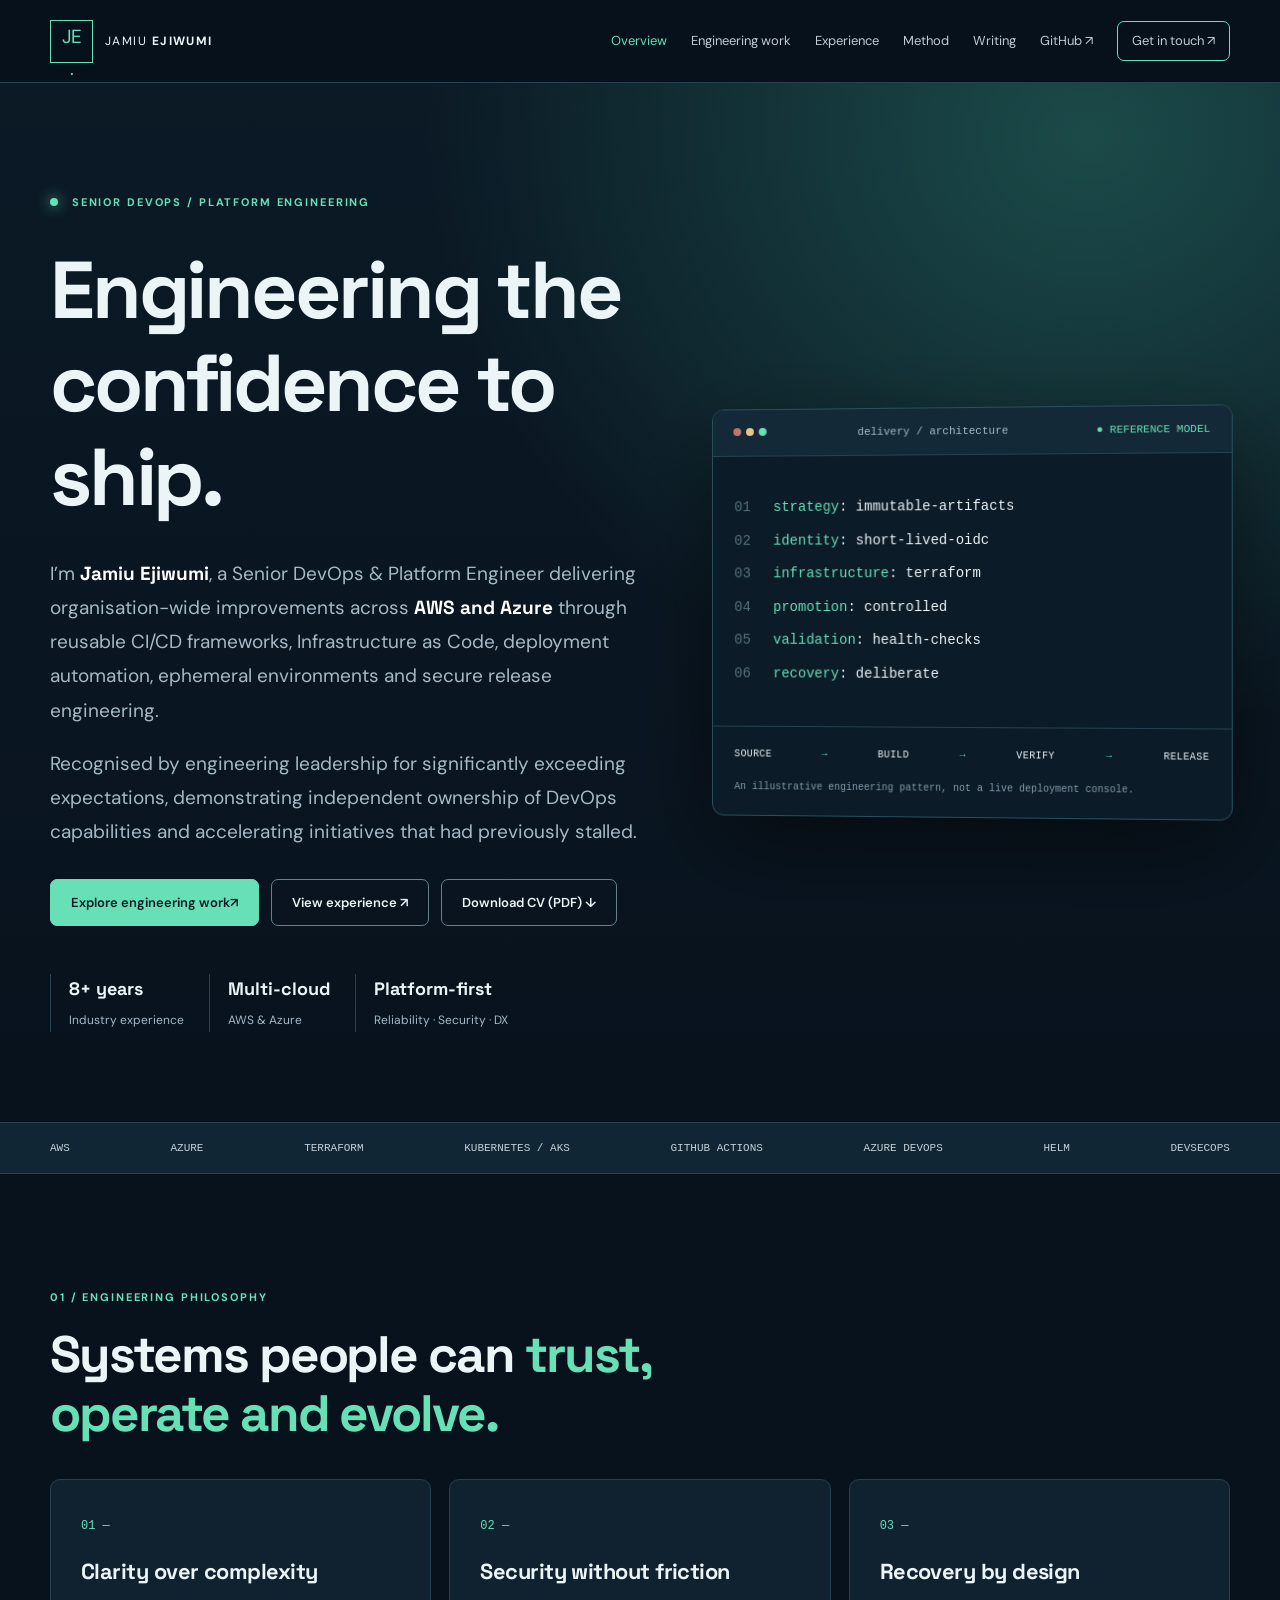
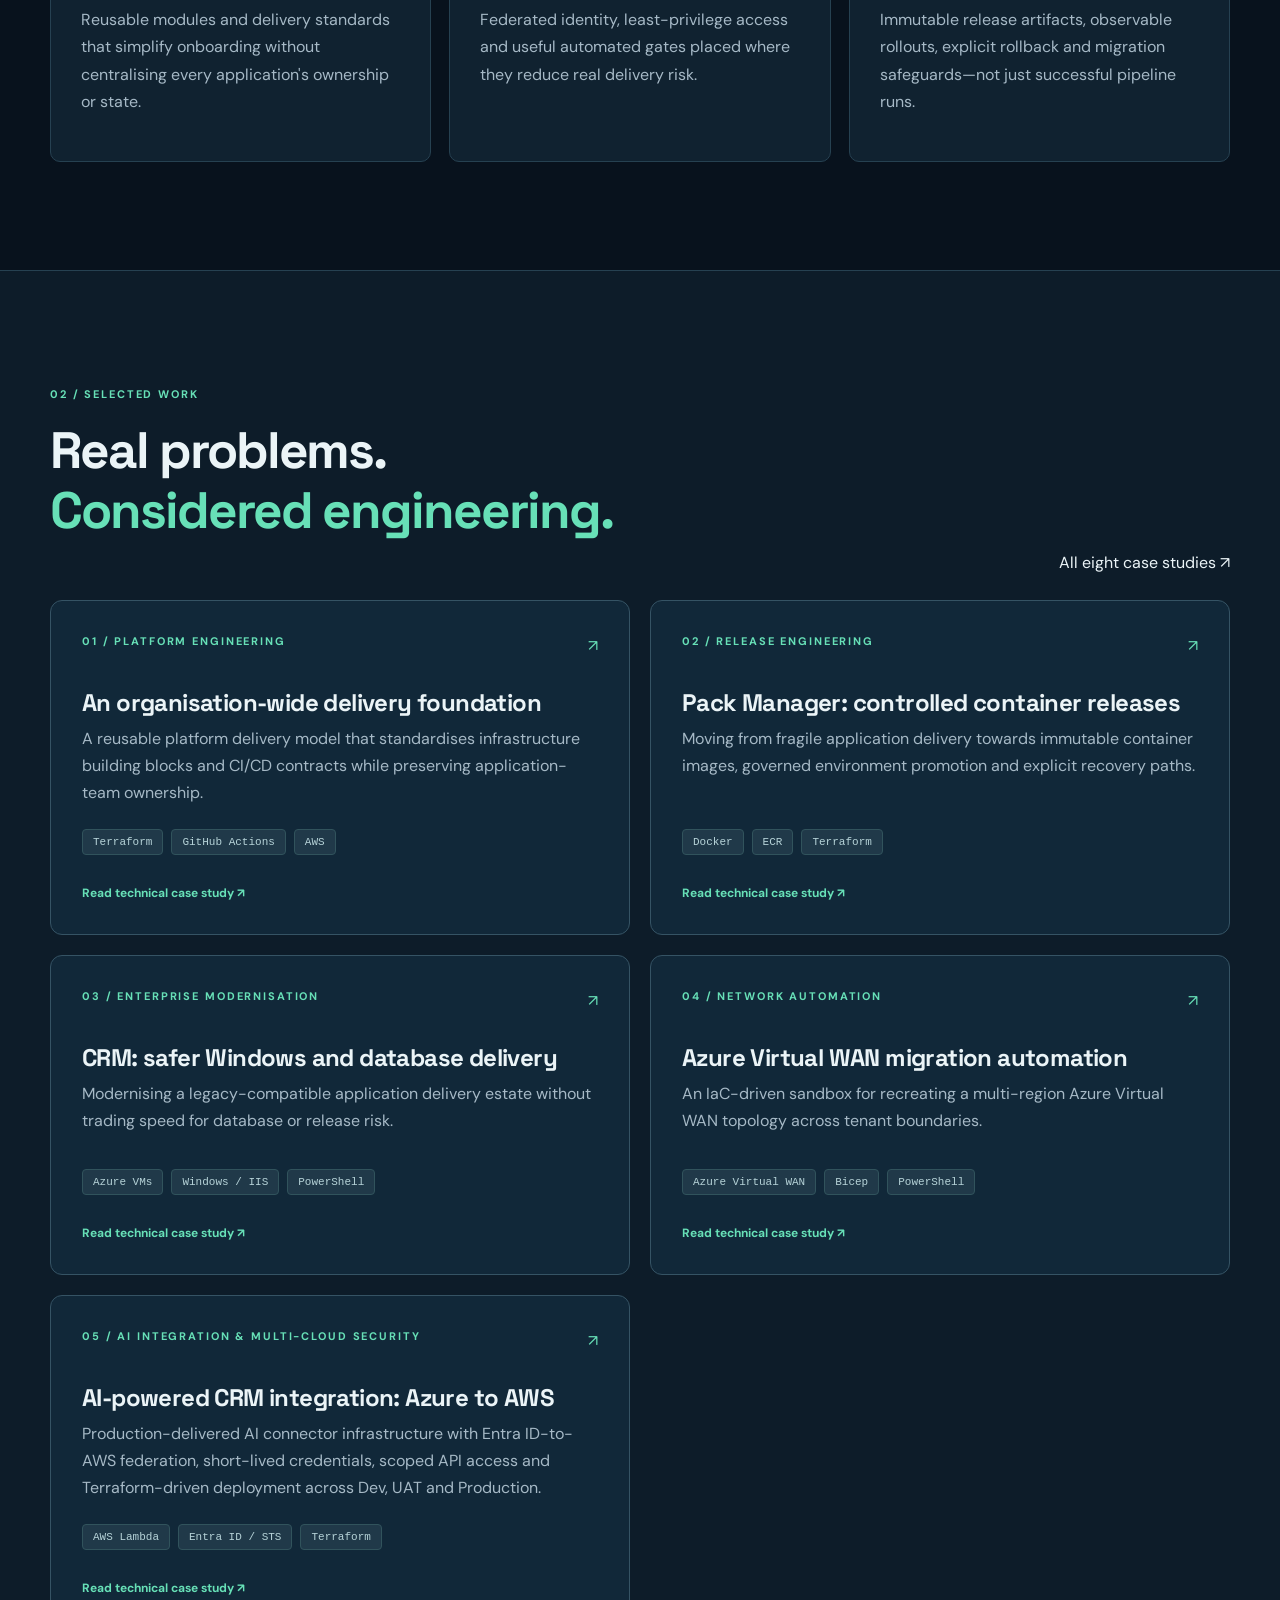
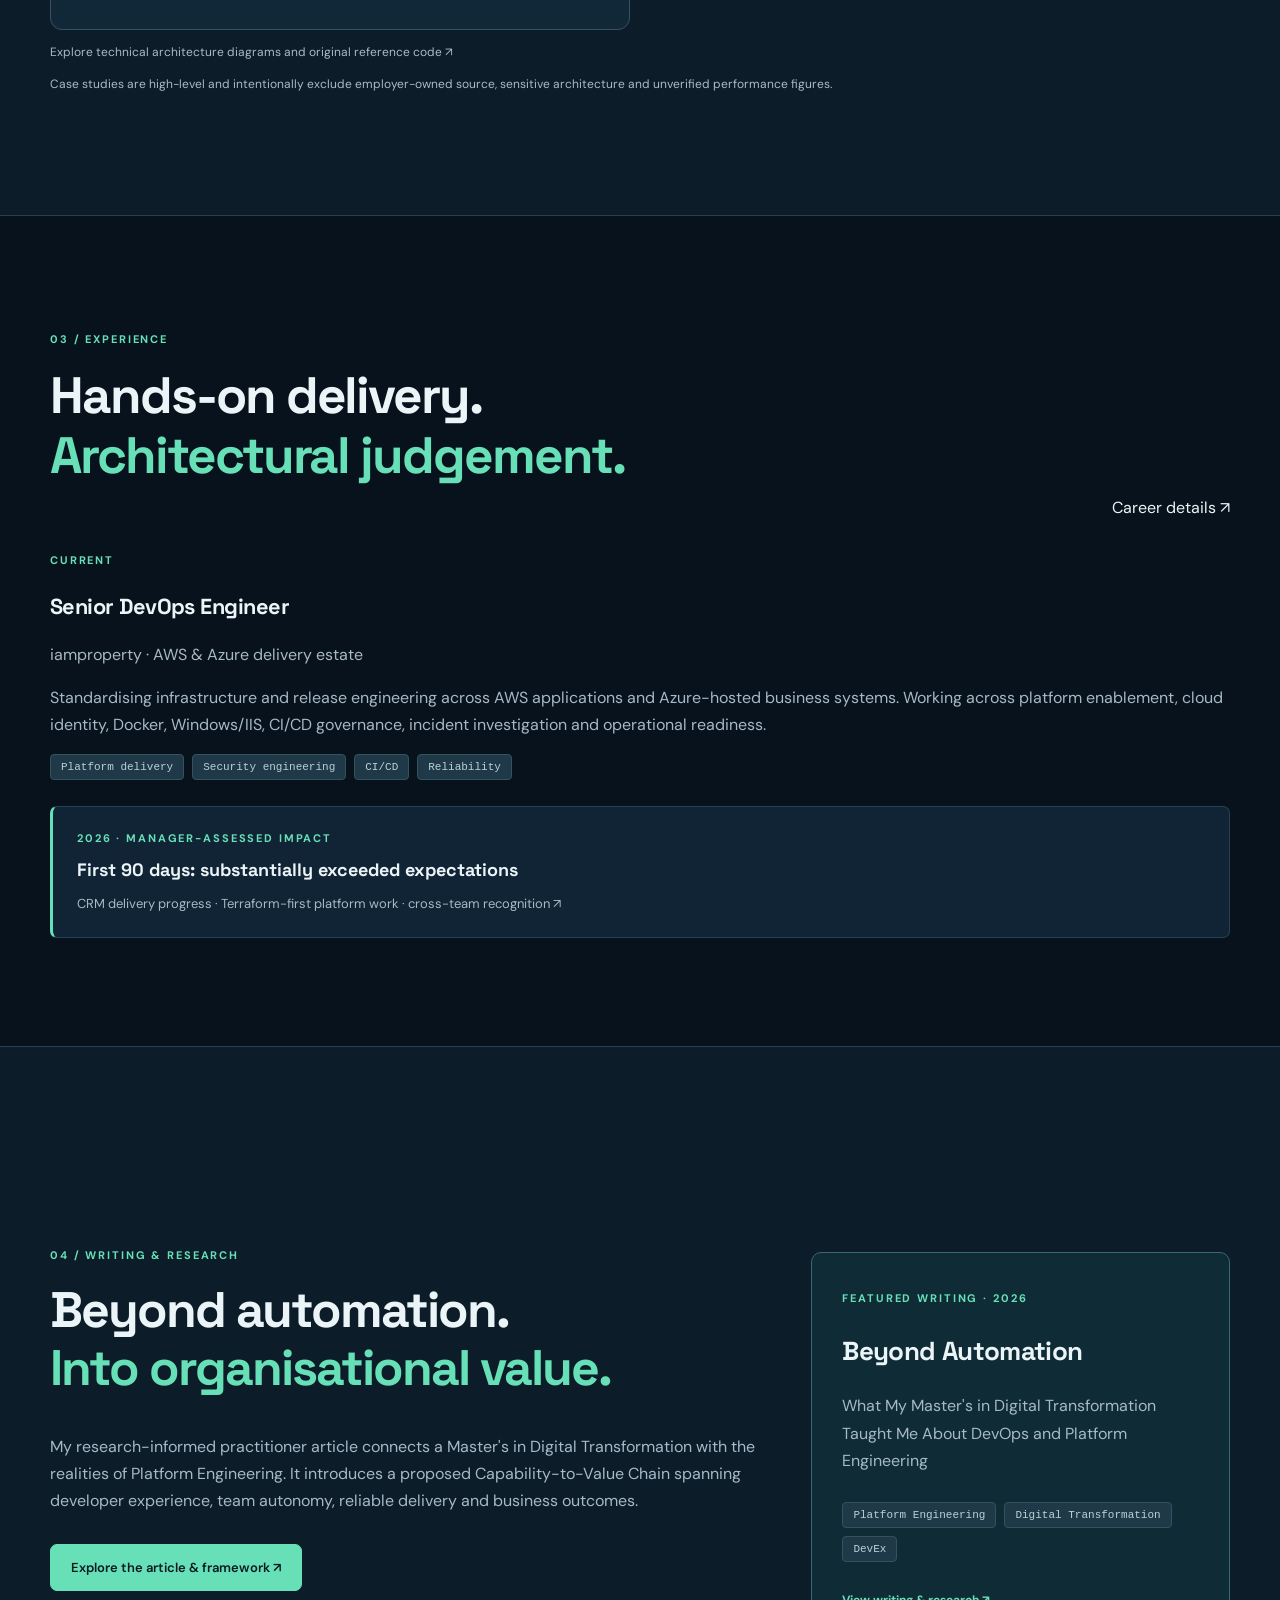
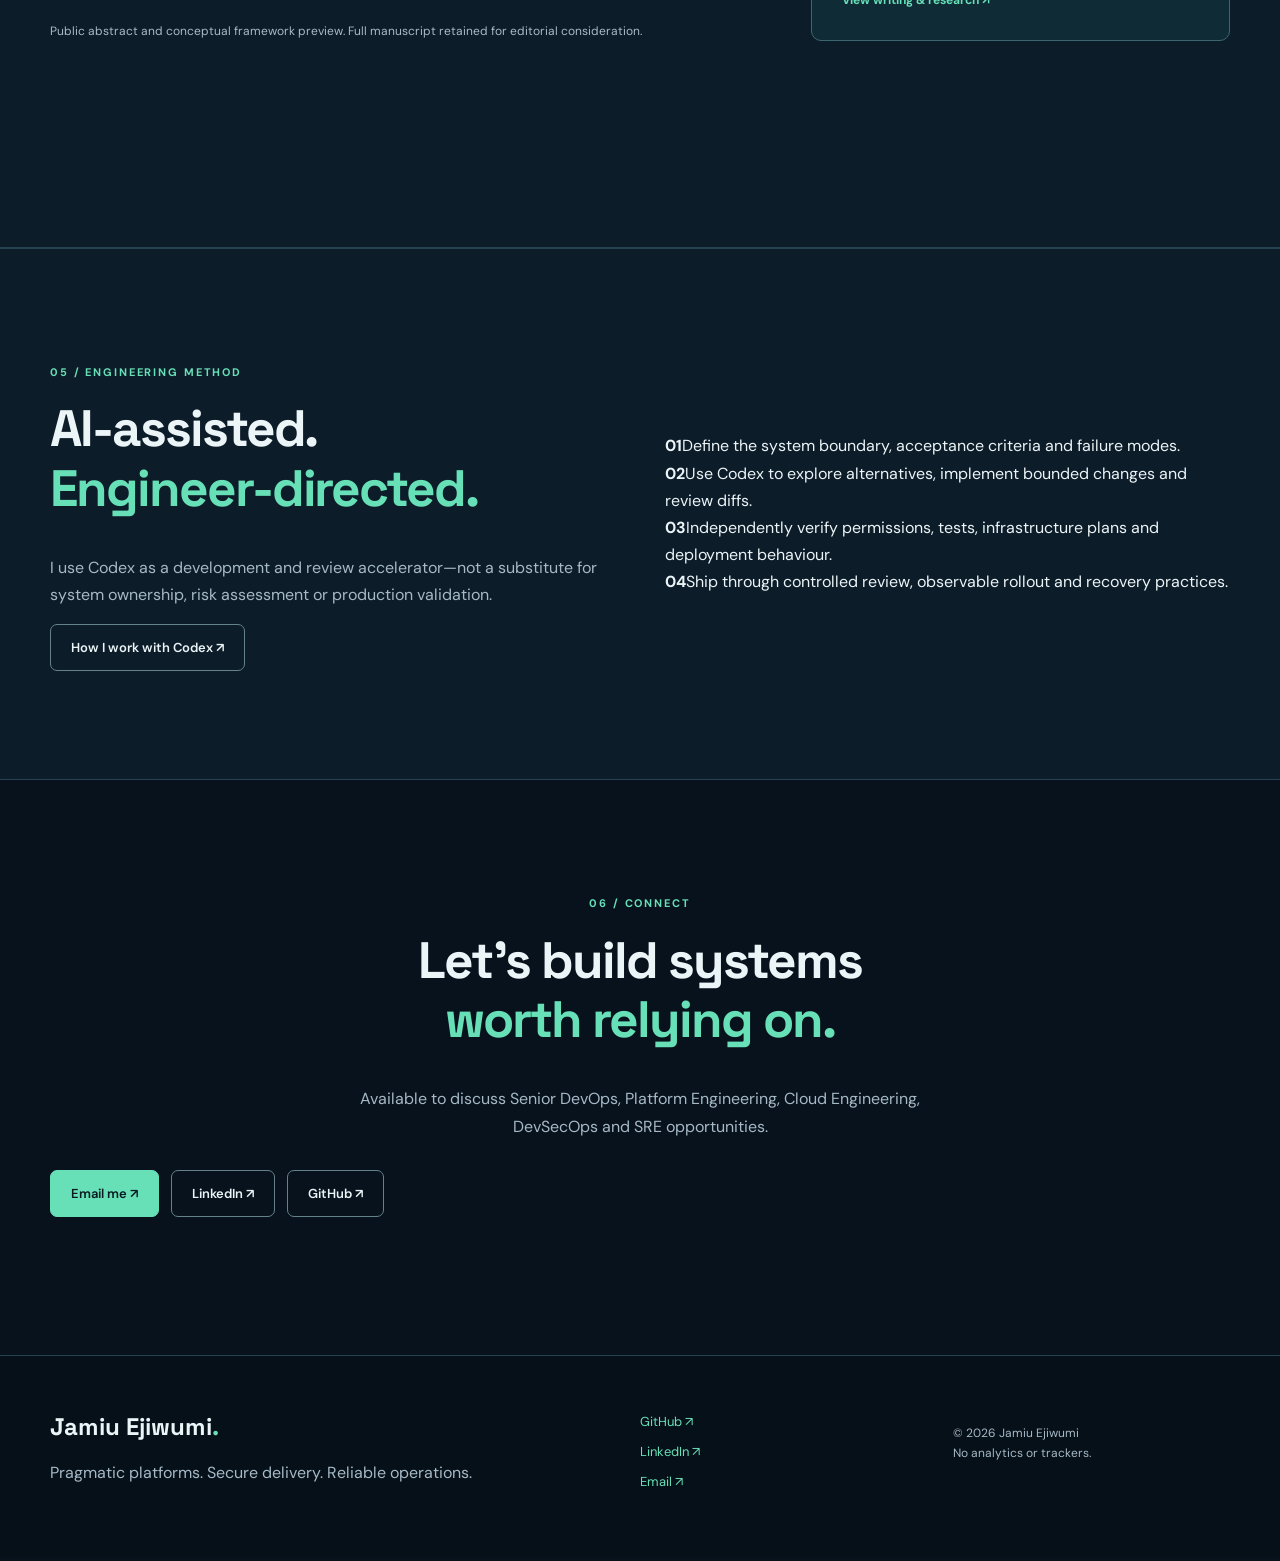
<file: index.html>
<!doctype html><html lang="en-GB"><head><meta charset="utf-8"><meta name="viewport" content="width=device-width,initial-scale=1"><meta name="description" content="Senior DevOps and Platform Engineer. AWS, Azure, Kubernetes, Terraform, security, CI/CD and selected engineering case studies."><meta name="theme-color" content="#07111b"><meta property="og:type" content="website"><meta property="og:title" content="Jamiu Ejiwumi | Senior DevOps &amp; Platform Engineer"><meta property="og:description" content="Senior DevOps and Platform Engineer. AWS, Azure, Kubernetes, Terraform, security, CI/CD and selected engineering case studies."><meta property="og:image" content="https://jamiuejiwumi.github.io/assets/social-card.svg"><meta name="twitter:card" content="summary_large_image"><link rel="icon" type="image/svg+xml" href="assets/favicon.svg"><link rel="canonical" href="https://jamiuejiwumi.github.io/index.html"><link rel="stylesheet" href="styles.css"><script src="script.js" defer></script><title>Jamiu Ejiwumi | Senior DevOps &amp; Platform Engineer</title><script type="application/ld+json">{"@context": "https://schema.org", "@type": "Person", "name": "Jamiu Ejiwumi", "jobTitle": "Senior DevOps & Platform Engineer", "url": "https://jamiuejiwumi.github.io/", "sameAs": ["https://github.com/JamiuEjiwumi", "https://www.linkedin.com/in/jamiuejiwumi/"], "knowsAbout": ["AWS", "Azure", "Terraform", "Kubernetes", "Platform Engineering", "CI/CD", "DevSecOps"]}</script></head><body><a class="skip" href="#main">Skip to content</a><header class="header"><div class="container navigation"><a href="index.html" class="identity"><span class="monogram">JE<span class="glyph">.</span></span><span>JAMIU <b>EJIWUMI</b></span></a><button class="menu-toggle" aria-controls="nav" aria-expanded="false" aria-label="Toggle navigation">Menu <span>☰</span></button><nav id="nav" aria-label="Primary navigation"><a class="active" href="index.html">Overview</a><a class="" href="work.html">Engineering work</a><a class="" href="experience.html">Experience</a><a class="" href="method.html">Method</a><a href="writing.html">Writing</a><a href="https://github.com/JamiuEjiwumi" target="_blank" rel="noopener noreferrer">GitHub ↗</a><a class="nav-contact" href="mailto:jamiu.ejiwumi@gmail.com">Get in touch ↗</a></nav></div></header><main id="main"><div class="ambient"><div class="container hero"><div class="hero-text"><div class="eyebrow"><span class="pulse"></span> SENIOR DEVOPS / PLATFORM ENGINEERING</div><h1>Engineering the <span class="highlight">confidence</span> to ship.</h1><p class="lead">I’m <strong>Jamiu Ejiwumi</strong>, a Senior DevOps &amp; Platform Engineer delivering organisation-wide improvements across <strong>AWS and Azure</strong> through reusable CI/CD frameworks, Infrastructure as Code, deployment automation, ephemeral environments and secure release engineering.</p><p class="lead lead-recognition">Recognised by engineering leadership for significantly exceeding expectations, demonstrating independent ownership of DevOps capabilities and accelerating initiatives that had previously stalled.</p><div class="buttons"><a class="btn primary" href="work.html">Explore engineering work <span>↗</span></a><a class="btn outline" href="experience.html">View experience ↗</a><a class="btn outline" href="assets/Jamiu_Ejiwumi_Senior_DevOps_CV.pdf" download>Download CV (PDF) ↓</a></div><div class="hero-stats"><div><strong>8+ years</strong><span>Industry experience</span></div><div><strong>Multi-cloud</strong><span>AWS & Azure</span></div><div><strong>Platform-first</strong><span>Reliability · Security · DX</span></div></div></div><div class="hero-display" aria-label="Illustrative delivery architecture"><div class="terminal-header"><span class="lights"><i></i><i></i><i></i></span><span>delivery / architecture</span><span class="online">● REFERENCE MODEL</span></div><div class="code-window"><div class="line"><span class="line-no">01</span><span class="teal">strategy</span>: immutable-artifacts</div><div class="line"><span class="line-no">02</span><span class="teal">identity</span>: short-lived-oidc</div><div class="line"><span class="line-no">03</span><span class="teal">infrastructure</span>: terraform</div><div class="line"><span class="line-no">04</span><span class="teal">promotion</span>: controlled</div><div class="line"><span class="line-no">05</span><span class="teal">validation</span>: health-checks</div><div class="line"><span class="line-no">06</span><span class="teal">recovery</span>: deliberate</div></div><div class="flow-line"><span>SOURCE</span><b>→</b><span>BUILD</span><b>→</b><span>VERIFY</span><b>→</b><span>RELEASE</span></div><div class="terminal-caption">An illustrative engineering pattern, not a live deployment console.</div></div></div></div><div class="ticker"><div class="container"><span>AWS</span><span>AZURE</span><span>TERRAFORM</span><span>KUBERNETES / AKS</span><span>GITHUB ACTIONS</span><span>AZURE DEVOPS</span><span>HELM</span><span>DEVSECOPS</span></div></div><section class="section container"><div class="section-top"><span class="section-count">01 / ENGINEERING PHILOSOPHY</span><h2>Systems people can <em>trust, operate and evolve.</em></h2></div><div class="three-values"><div><span class="value-num">01 —</span><h3>Clarity over complexity</h3><p>Reusable modules and delivery standards that simplify onboarding without centralising every application's ownership or state.</p></div><div><span class="value-num">02 —</span><h3>Security without friction</h3><p>Federated identity, least-privilege access and useful automated gates placed where they reduce real delivery risk.</p></div><div><span class="value-num">03 —</span><h3>Recovery by design</h3><p>Immutable release artifacts, observable rollouts, explicit rollback and migration safeguards—not just successful pipeline runs.</p></div></div></section><section class="section section-contrast"><div class="container"><div class="section-headline"><div><span class="section-count">02 / SELECTED WORK</span><h2>Real problems.<br><em>Considered engineering.</em></h2></div><a class="text-link" href="work.html">All eight case studies ↗</a></div><div class="work-grid"><a href="work.html#platform" class="work-card"><div class="card-top"><span class="label">01 / PLATFORM ENGINEERING</span><span class="arrow">↗</span></div><h3>An organisation-wide delivery foundation</h3><p>A reusable platform delivery model that standardises infrastructure building blocks and CI/CD contracts while preserving application-team ownership.</p><div class="tags"><span>Terraform</span><span>GitHub Actions</span><span>AWS</span></div><span class="view-link">Read technical case study <span>↗</span></span></a><a href="work.html#packmanager" class="work-card"><div class="card-top"><span class="label">02 / RELEASE ENGINEERING</span><span class="arrow">↗</span></div><h3>Pack Manager: controlled container releases</h3><p>Moving from fragile application delivery towards immutable container images, governed environment promotion and explicit recovery paths.</p><div class="tags"><span>Docker</span><span>ECR</span><span>Terraform</span></div><span class="view-link">Read technical case study <span>↗</span></span></a><a href="work.html#crm" class="work-card"><div class="card-top"><span class="label">03 / ENTERPRISE MODERNISATION</span><span class="arrow">↗</span></div><h3>CRM: safer Windows and database delivery</h3><p>Modernising a legacy-compatible application delivery estate without trading speed for database or release risk.</p><div class="tags"><span>Azure VMs</span><span>Windows / IIS</span><span>PowerShell</span></div><span class="view-link">Read technical case study <span>↗</span></span></a><a href="work.html#vwan" class="work-card"><div class="card-top"><span class="label">04 / NETWORK AUTOMATION</span><span class="arrow">↗</span></div><h3>Azure Virtual WAN migration automation</h3><p>An IaC-driven sandbox for recreating a multi-region Azure Virtual WAN topology across tenant boundaries.</p><div class="tags"><span>Azure Virtual WAN</span><span>Bicep</span><span>PowerShell</span></div><span class="view-link">Read technical case study <span>↗</span></span></a><a href="work.html#ai-crm" class="work-card"><div class="card-top"><span class="label">05 / AI INTEGRATION &amp; MULTI-CLOUD SECURITY</span><span class="arrow">↗</span></div><h3>AI-powered CRM integration: Azure to AWS</h3><p>Production-delivered AI connector infrastructure with Entra ID-to-AWS federation, short-lived credentials, scoped API access and Terraform-driven deployment across Dev, UAT and Production.</p><div class="tags"><span>AWS Lambda</span><span>Entra ID / STS</span><span>Terraform</span></div><span class="view-link">Read technical case study <span>↗</span></span></a></div><p class="note"><a class="text-link" href="evidence.html">Explore technical architecture diagrams and original reference code ↗</a></p><p class="note">Case studies are high-level and intentionally exclude employer-owned source, sensitive architecture and unverified performance figures.</p></div></section><section class="section container"><div class="section-headline"><div><span class="section-count">03 / EXPERIENCE</span><h2>Hands-on delivery.<br><em>Architectural judgement.</em></h2></div><a href="experience.html" class="text-link">Career details ↗</a></div><div class="experience-feature"><div><span class="micro">CURRENT</span><h3>Senior DevOps Engineer</h3><p class="subdued">iamproperty · AWS & Azure delivery estate</p></div><div><p>Standardising infrastructure and release engineering across AWS applications and Azure-hosted business systems. Working across platform enablement, cloud identity, Docker, Windows/IIS, CI/CD governance, incident investigation and operational readiness.</p><div class="tags"><span>Platform delivery</span><span>Security engineering</span><span>CI/CD</span><span>Reliability</span></div></div></div><a class="recognition-teaser" href="experience.html#recognition"><span class="micro">2026 · MANAGER-ASSESSED IMPACT</span><strong>First 90 days: substantially exceeded expectations</strong><span>CRM delivery progress · Terraform-first platform work · cross-team recognition ↗</span></a></section><section class="section section-contrast" id="writing"><div class="container writing-home"><div><span class="section-count">04 / WRITING &amp; RESEARCH</span><h2>Beyond automation.<br><em>Into organisational value.</em></h2><p>My research-informed practitioner article connects a Master's in Digital Transformation with the realities of Platform Engineering. It introduces a proposed Capability-to-Value Chain spanning developer experience, team autonomy, reliable delivery and business outcomes.</p><div class="buttons"><a class="btn primary" href="writing.html">Explore the article &amp; framework ↗</a></div><p class="note">Public abstract and conceptual framework preview. Full manuscript retained for editorial consideration.</p></div><div class="writing-home-aside"><span class="micro">FEATURED WRITING · 2026</span><h3>Beyond Automation</h3><p>What My Master's in Digital Transformation Taught Me About DevOps and Platform Engineering</p><div class="tags"><span>Platform Engineering</span><span>Digital Transformation</span><span>DevEx</span></div><a href="writing.html" class="view-link">View writing &amp; research ↗</a></div></div></section><section class="section section-contrast"><div class="container split-section"><div><span class="section-count">05 / ENGINEERING METHOD</span><h2>AI-assisted.<br><em>Engineer-directed.</em></h2><p class="lead-small">I use Codex as a development and review accelerator—not a substitute for system ownership, risk assessment or production validation.</p><a class="btn outline" href="method.html">How I work with Codex ↗</a></div><div class="process-steps"><div><b>01</b><span>Define the system boundary, acceptance criteria and failure modes.</span></div><div><b>02</b><span>Use Codex to explore alternatives, implement bounded changes and review diffs.</span></div><div><b>03</b><span>Independently verify permissions, tests, infrastructure plans and deployment behaviour.</span></div><div><b>04</b><span>Ship through controlled review, observable rollout and recovery practices.</span></div></div></div></section><section class="section container cta"><span class="section-count">06 / CONNECT</span><h2>Let's build systems<br><em>worth relying on.</em></h2><p>Available to discuss Senior DevOps, Platform Engineering, Cloud Engineering, DevSecOps and SRE opportunities.</p><div class="buttons"><a class="btn primary" href="mailto:jamiu.ejiwumi@gmail.com">Email me ↗</a><a class="btn outline" href="https://www.linkedin.com/in/jamiuejiwumi/" target="_blank" rel="noopener noreferrer">LinkedIn ↗</a><a class="btn outline" href="https://github.com/JamiuEjiwumi" target="_blank" rel="noopener noreferrer">GitHub ↗</a></div></section></main><footer class="footer"><div class="container foot-grid"><div><a href="index.html" class="foot-brand">Jamiu Ejiwumi<span class="glyph">.</span></a><p>Pragmatic platforms. Secure delivery. Reliable operations.</p></div><div class="foot-links"><a href="https://github.com/JamiuEjiwumi" target="_blank" rel="noopener noreferrer">GitHub ↗</a><a href="https://www.linkedin.com/in/jamiuejiwumi/" target="_blank" rel="noopener noreferrer">LinkedIn ↗</a><a href="mailto:jamiu.ejiwumi@gmail.com">Email ↗</a></div><p class="foot-end">© <span id="year">2026</span> Jamiu Ejiwumi<br>No analytics or trackers.</p></div></footer></body></html>
</file>
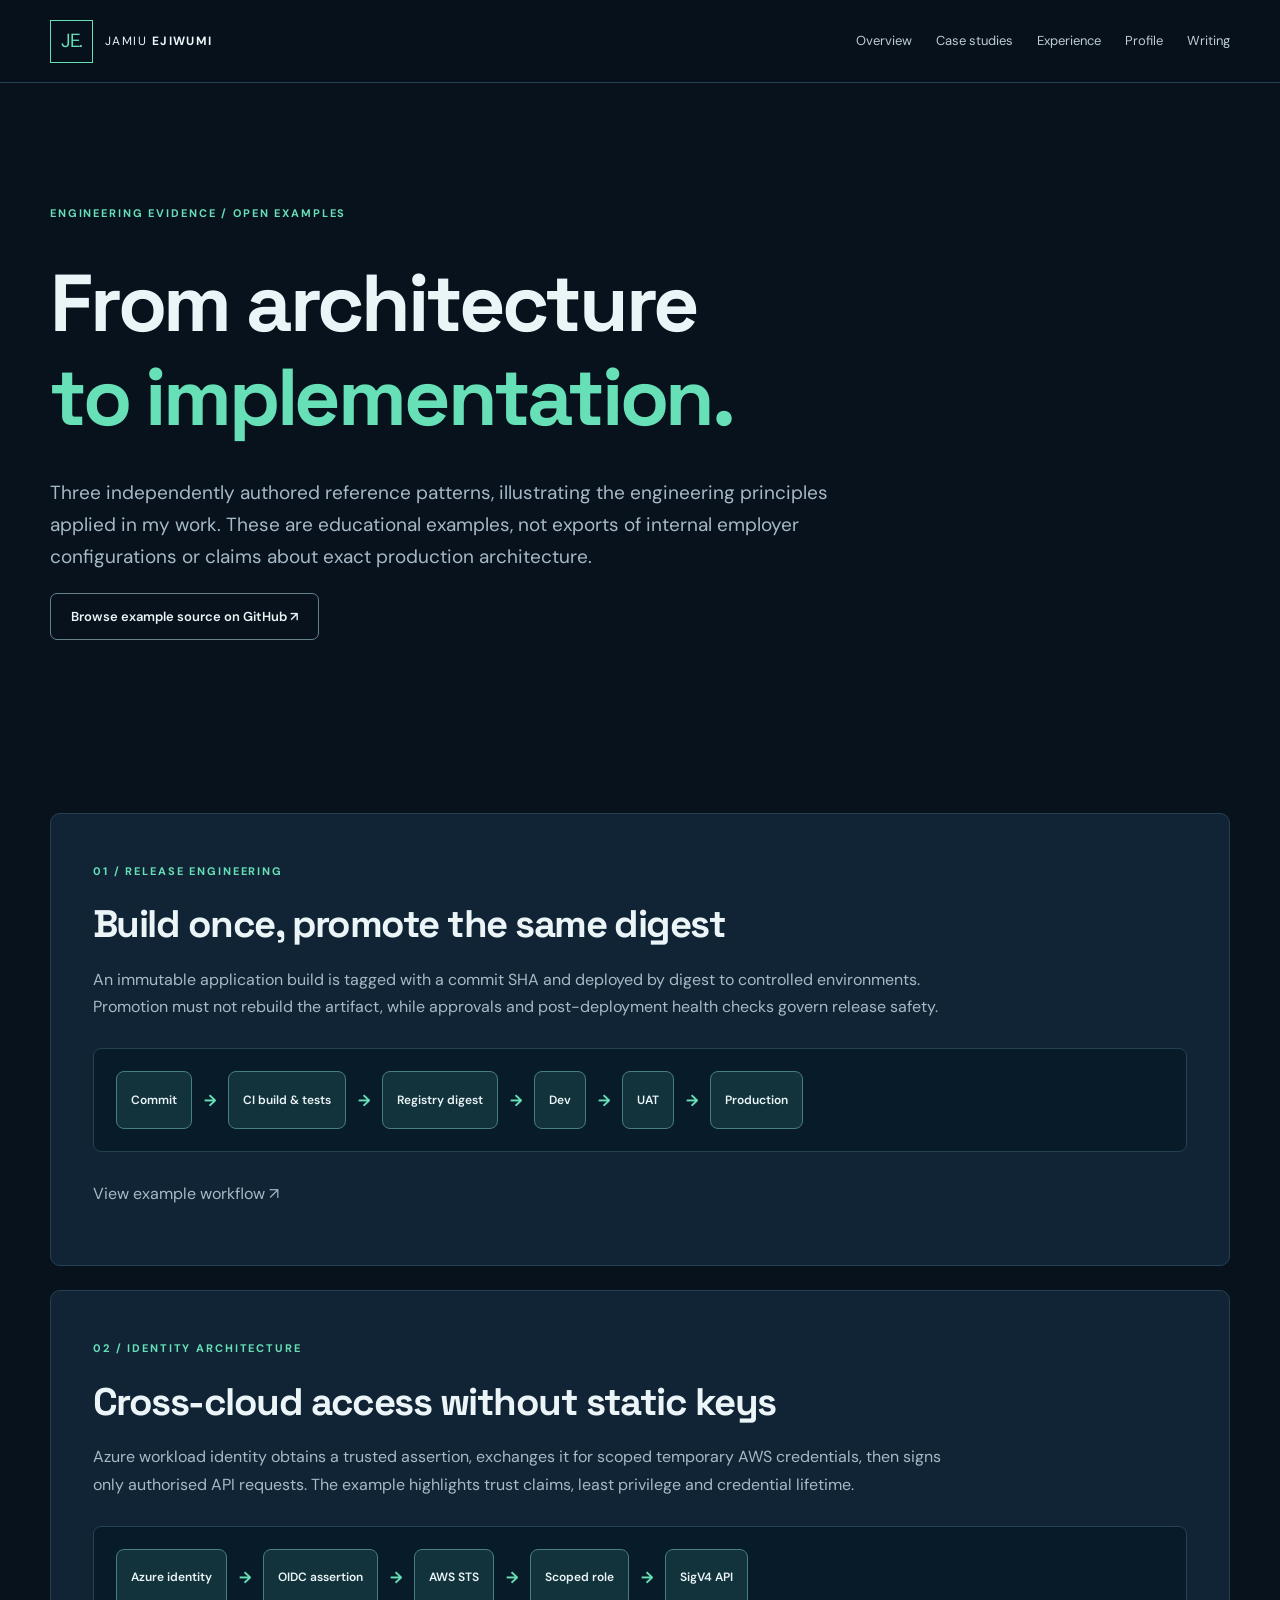
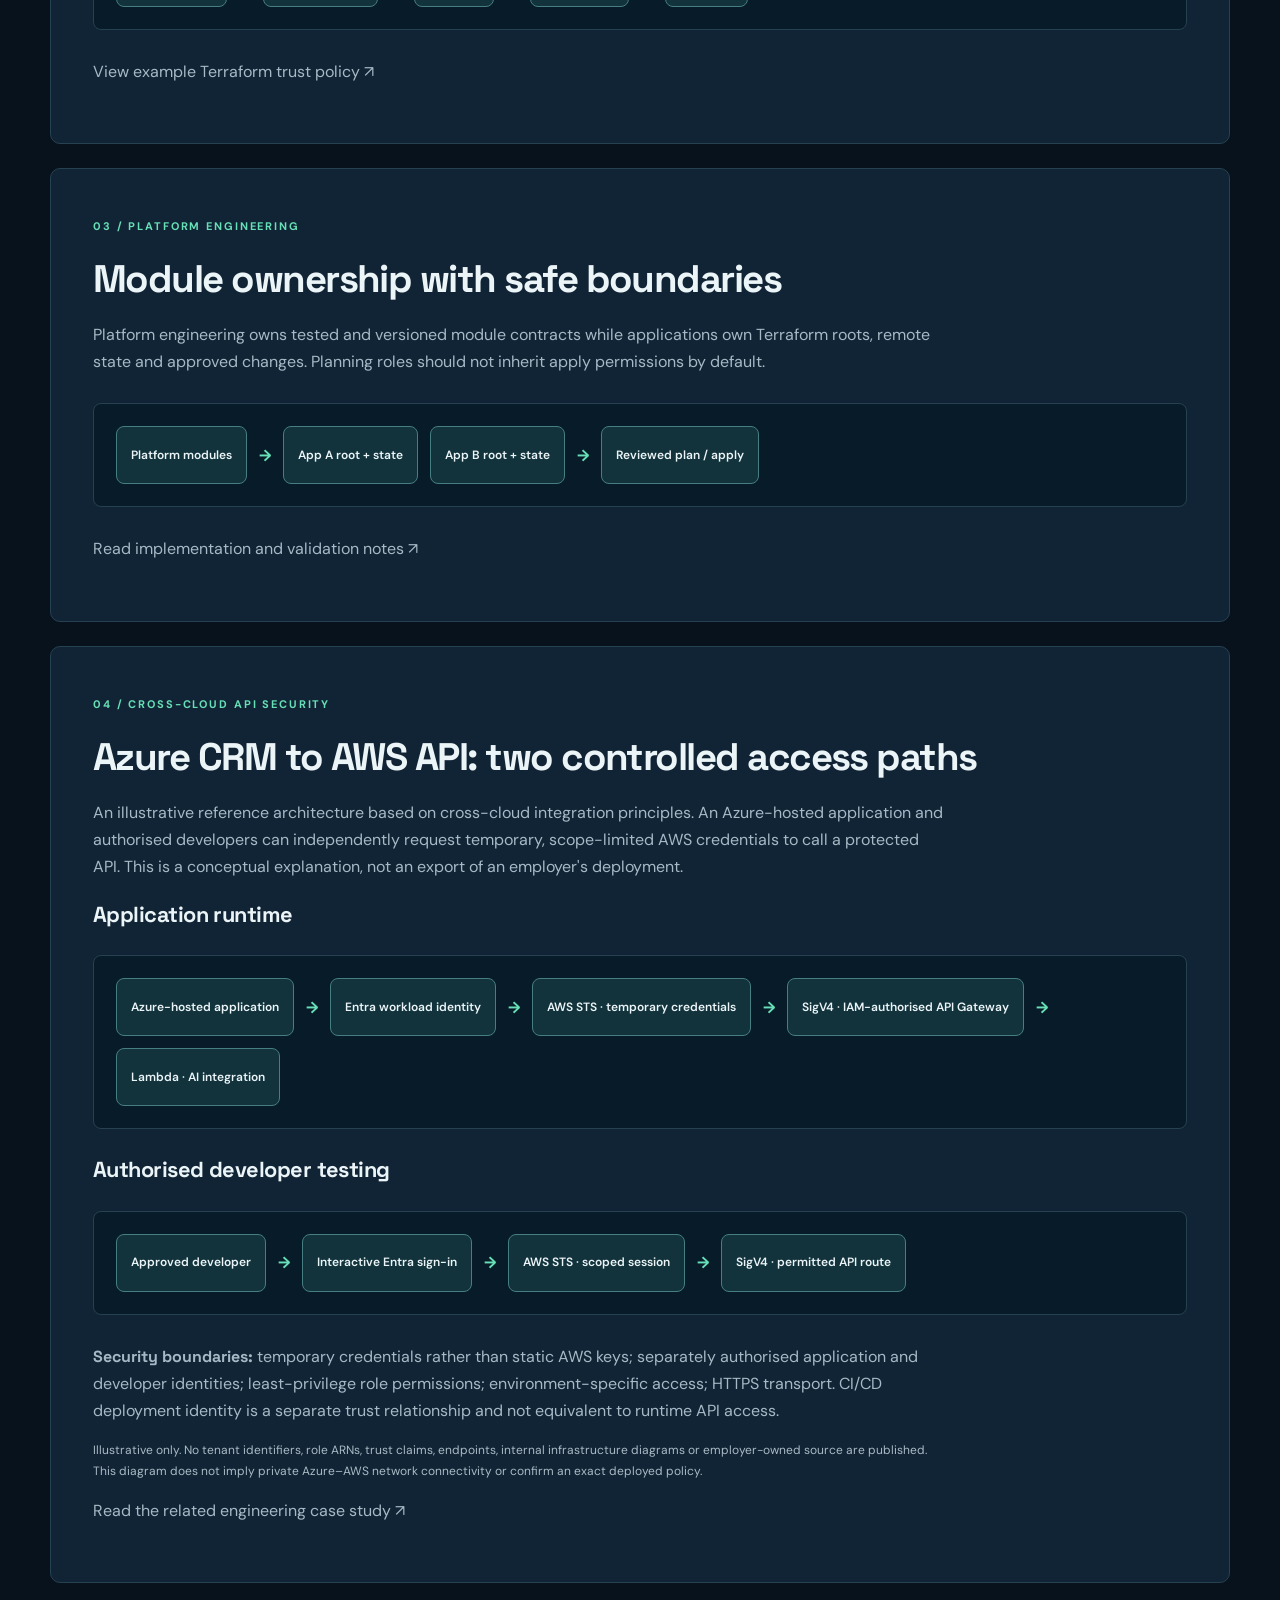
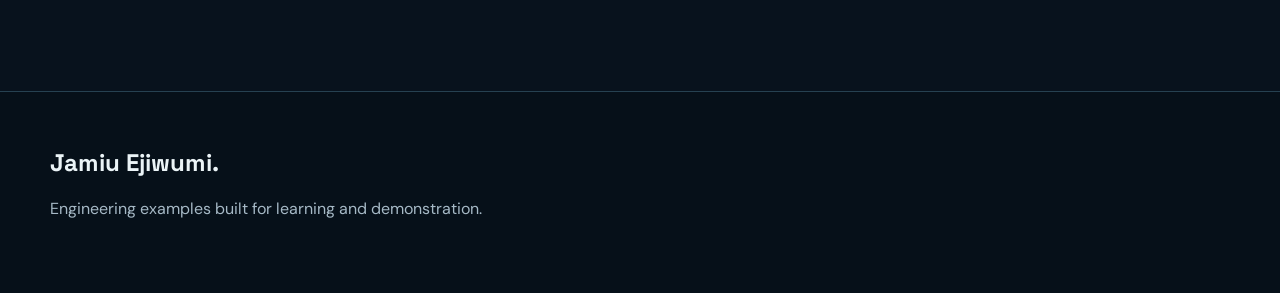
<file: evidence.html>
<!doctype html><html lang="en-GB"><head><meta charset="utf-8"><meta name="viewport" content="width=device-width,initial-scale=1"><meta name="description" content="Open reference architecture and implementation evidence for secure cloud delivery, immutable promotion and identity federation."><title>Engineering evidence | Jamiu Ejiwumi</title><link rel="stylesheet" href="styles.css"><link rel="icon" href="assets/favicon.svg"></head><body><a class="skip" href="#main">Skip to content</a><header class="header"><div class="container navigation"><a href="index.html" class="identity"><span class="monogram">JE.</span><span>JAMIU <b>EJIWUMI</b></span></a><nav style="display:flex;flex-wrap:wrap"><a href="index.html">Overview</a><a href="work.html">Case studies</a><a href="experience.html">Experience</a><a href="profile.html">Profile</a><a href="writing.html">Writing</a></nav></div></header><main id="main"><section class="page-banner container"><span class="section-count">ENGINEERING EVIDENCE / OPEN EXAMPLES</span><h1>From architecture<br><em>to implementation.</em></h1><p>Three independently authored reference patterns, illustrating the engineering principles applied in my work. These are educational examples, not exports of internal employer configurations or claims about exact production architecture.</p><a class="btn outline" href="https://github.com/JamiuEjiwumi/jamiuejiwumi.github.io/tree/main/examples">Browse example source on GitHub ↗</a></section><section class="section container"><div class="evidence-layout"><article class="evidence-card" id="delivery"><span class="section-count">01 / RELEASE ENGINEERING</span><h2>Build once, promote the same digest</h2><p>An immutable application build is tagged with a commit SHA and deployed by digest to controlled environments. Promotion must not rebuild the artifact, while approvals and post-deployment health checks govern release safety.</p><div class="diagram" role="img" aria-label="Source commit moves through CI build to image registry; the same digest is deployed successively to development, UAT and production with approvals"><span>Commit</span><b>→</b><span>CI build &amp; tests</span><b>→</b><span>Registry digest</span><b>→</b><span>Dev</span><b>→</b><span>UAT</span><b>→</b><span>Production</span></div><p><a class="text-link" href="examples/immutable-promotion.yml">View example workflow ↗</a></p></article><article class="evidence-card" id="federation"><span class="section-count">02 / IDENTITY ARCHITECTURE</span><h2>Cross-cloud access without static keys</h2><p>Azure workload identity obtains a trusted assertion, exchanges it for scoped temporary AWS credentials, then signs only authorised API requests. The example highlights trust claims, least privilege and credential lifetime.</p><div class="diagram" role="img" aria-label="Azure managed identity exchanges a signed token with AWS STS then calls a restricted AWS API with SigV4"><span>Azure identity</span><b>→</b><span>OIDC assertion</span><b>→</b><span>AWS STS</span><b>→</b><span>Scoped role</span><b>→</b><span>SigV4 API</span></div><p><a class="text-link" href="examples/federation-trust.tf">View example Terraform trust policy ↗</a></p></article><article class="evidence-card" id="iac"><span class="section-count">03 / PLATFORM ENGINEERING</span><h2>Module ownership with safe boundaries</h2><p>Platform engineering owns tested and versioned module contracts while applications own Terraform roots, remote state and approved changes. Planning roles should not inherit apply permissions by default.</p><div class="diagram" role="img" aria-label="Versioned platform module library is consumed by separate app roots, each with independent state and deployment boundaries"><span>Platform modules</span><b>→</b><span>App A root + state</span><span>App B root + state</span><b>→</b><span>Reviewed plan / apply</span></div><p><a class="text-link" href="examples/README.md">Read implementation and validation notes ↗</a></p></article><article class="evidence-card" id="ai-connector"><span class="section-count">04 / CROSS-CLOUD API SECURITY</span><h2>Azure CRM to AWS API: two controlled access paths</h2><p>An illustrative reference architecture based on cross-cloud integration principles. An Azure-hosted application and authorised developers can independently request temporary, scope-limited AWS credentials to call a protected API. This is a conceptual explanation, not an export of an employer's deployment.</p><h3>Application runtime</h3><div class="diagram" role="img" aria-label="Azure-hosted CRM workload obtains an Entra identity assertion, exchanges it through AWS STS for temporary credentials, then signs an API Gateway request. API Gateway invokes AWS Lambda."><span>Azure-hosted application</span><b>→</b><span>Entra workload identity</span><b>→</b><span>AWS STS · temporary credentials</span><b>→</b><span>SigV4 · IAM-authorised API Gateway</span><b>→</b><span>Lambda · AI integration</span></div><h3>Authorised developer testing</h3><div class="diagram" role="img" aria-label="Approved developer signs in interactively with enterprise identity, requests temporary scoped AWS credentials, and calls the same protected API with SigV4."><span>Approved developer</span><b>→</b><span>Interactive Entra sign-in</span><b>→</b><span>AWS STS · scoped session</span><b>→</b><span>SigV4 · permitted API route</span></div><p><strong>Security boundaries:</strong> temporary credentials rather than static AWS keys; separately authorised application and developer identities; least-privilege role permissions; environment-specific access; HTTPS transport. CI/CD deployment identity is a separate trust relationship and not equivalent to runtime API access.</p><p class="note">Illustrative only. No tenant identifiers, role ARNs, trust claims, endpoints, internal infrastructure diagrams or employer-owned source are published. This diagram does not imply private Azure–AWS network connectivity or confirm an exact deployed policy.</p><p><a class="text-link" href="work.html#ai-crm">Read the related engineering case study ↗</a></p></article></div></section></main><footer class="footer"><div class="container foot-grid"><div><a href="index.html" class="foot-brand">Jamiu Ejiwumi.</a><p>Engineering examples built for learning and demonstration.</p></div></div></footer></body></html>
</file>
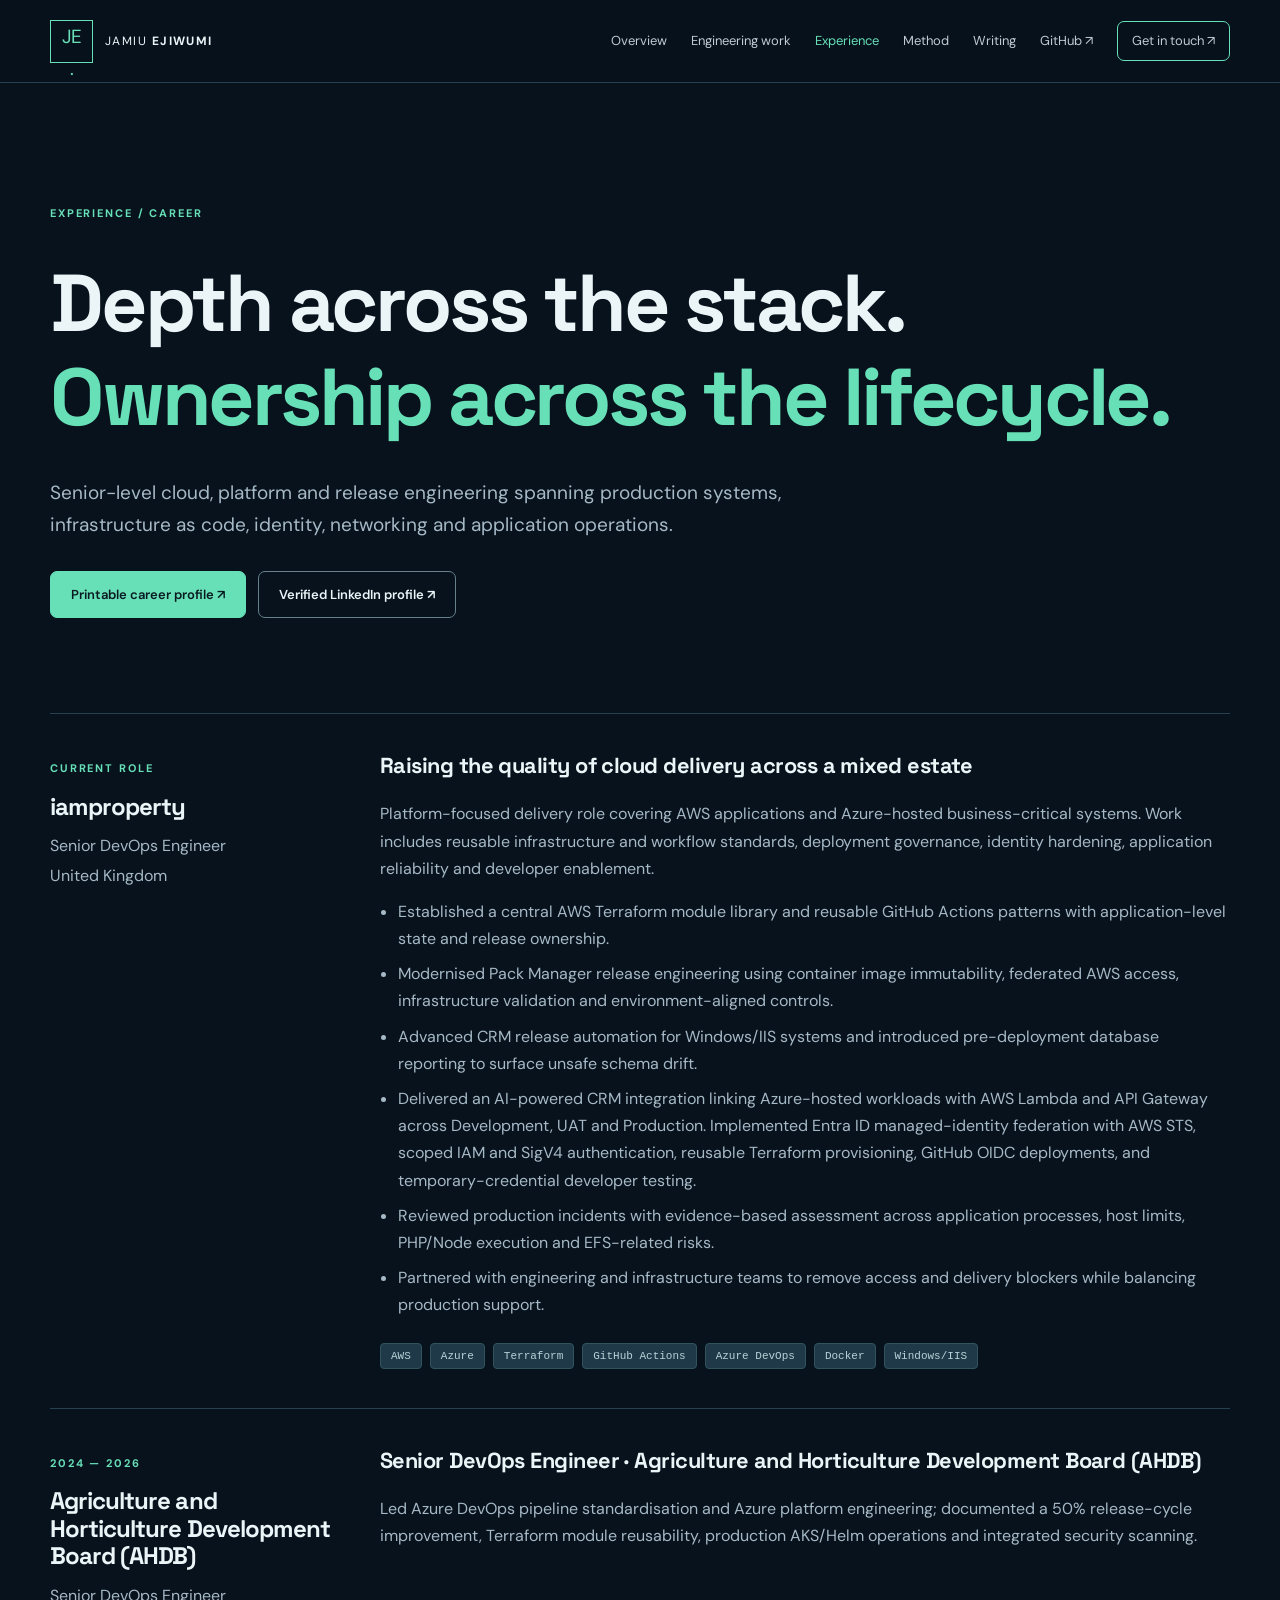
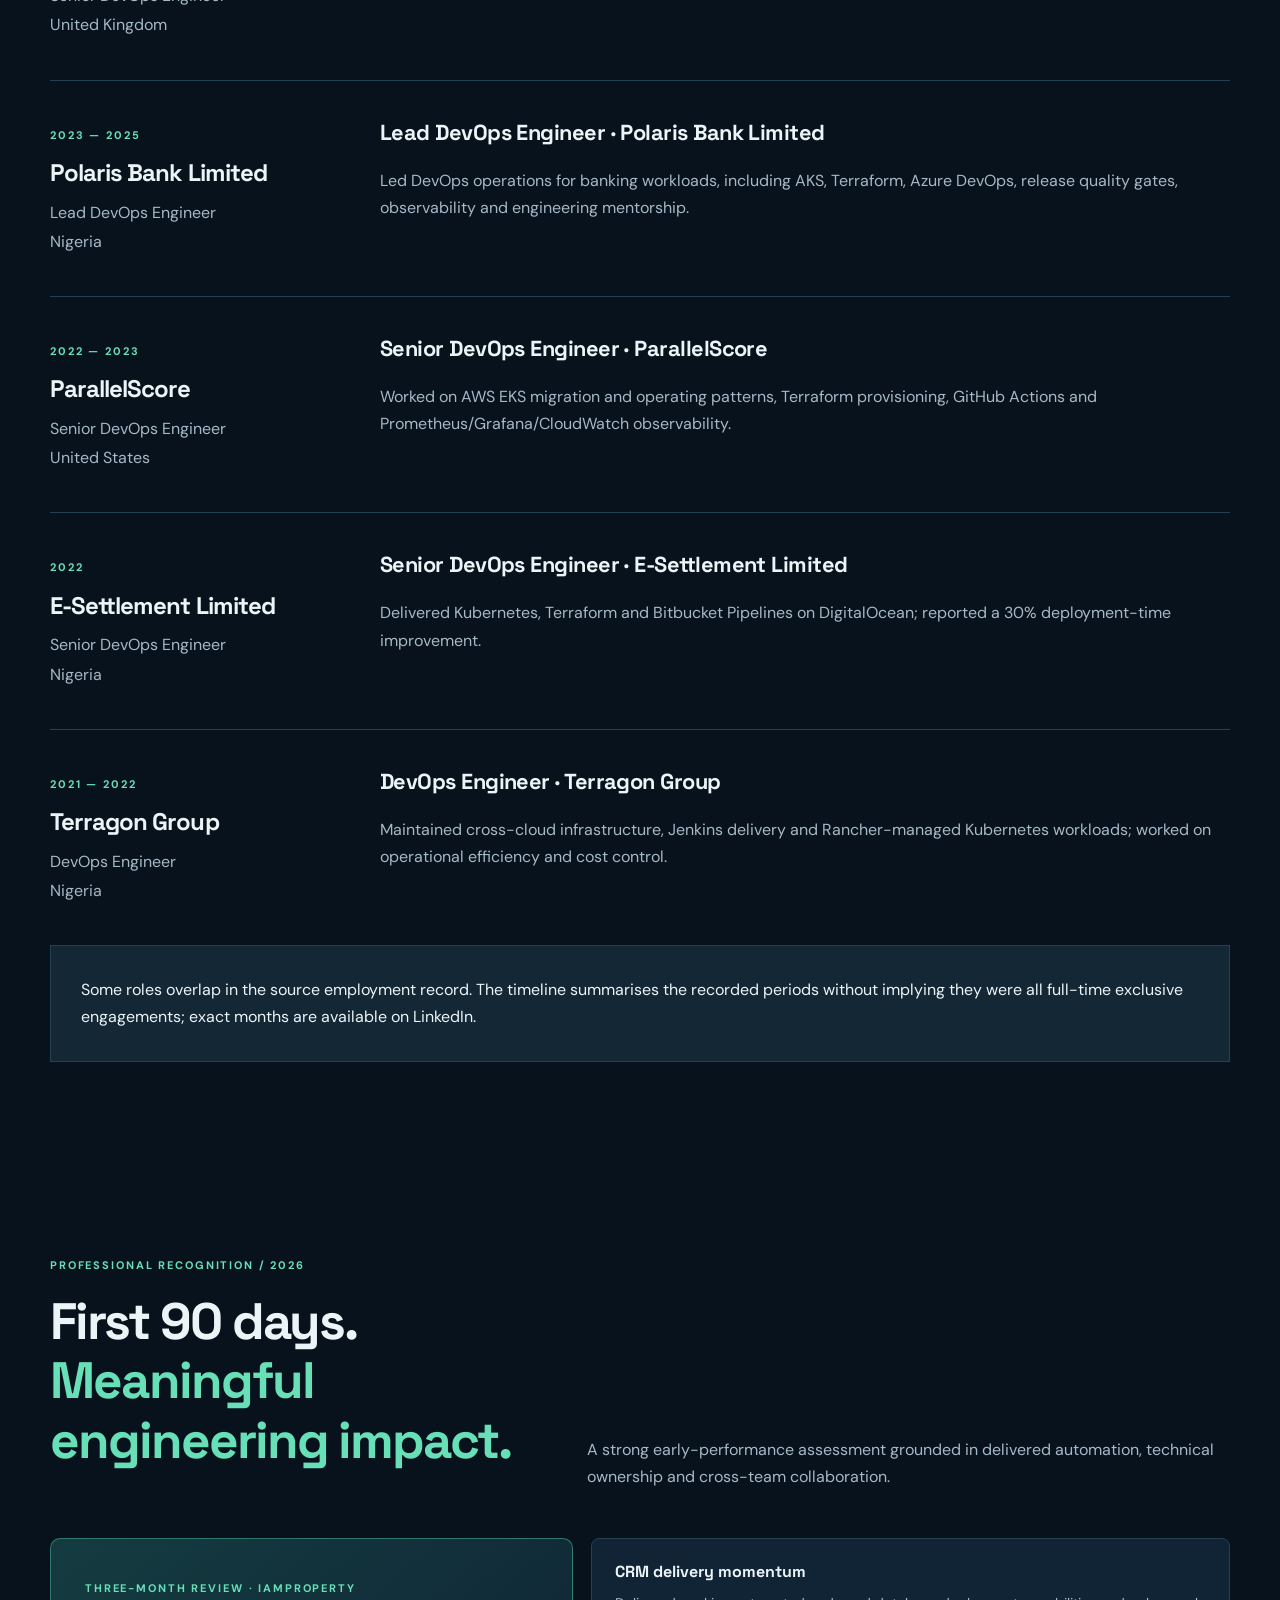
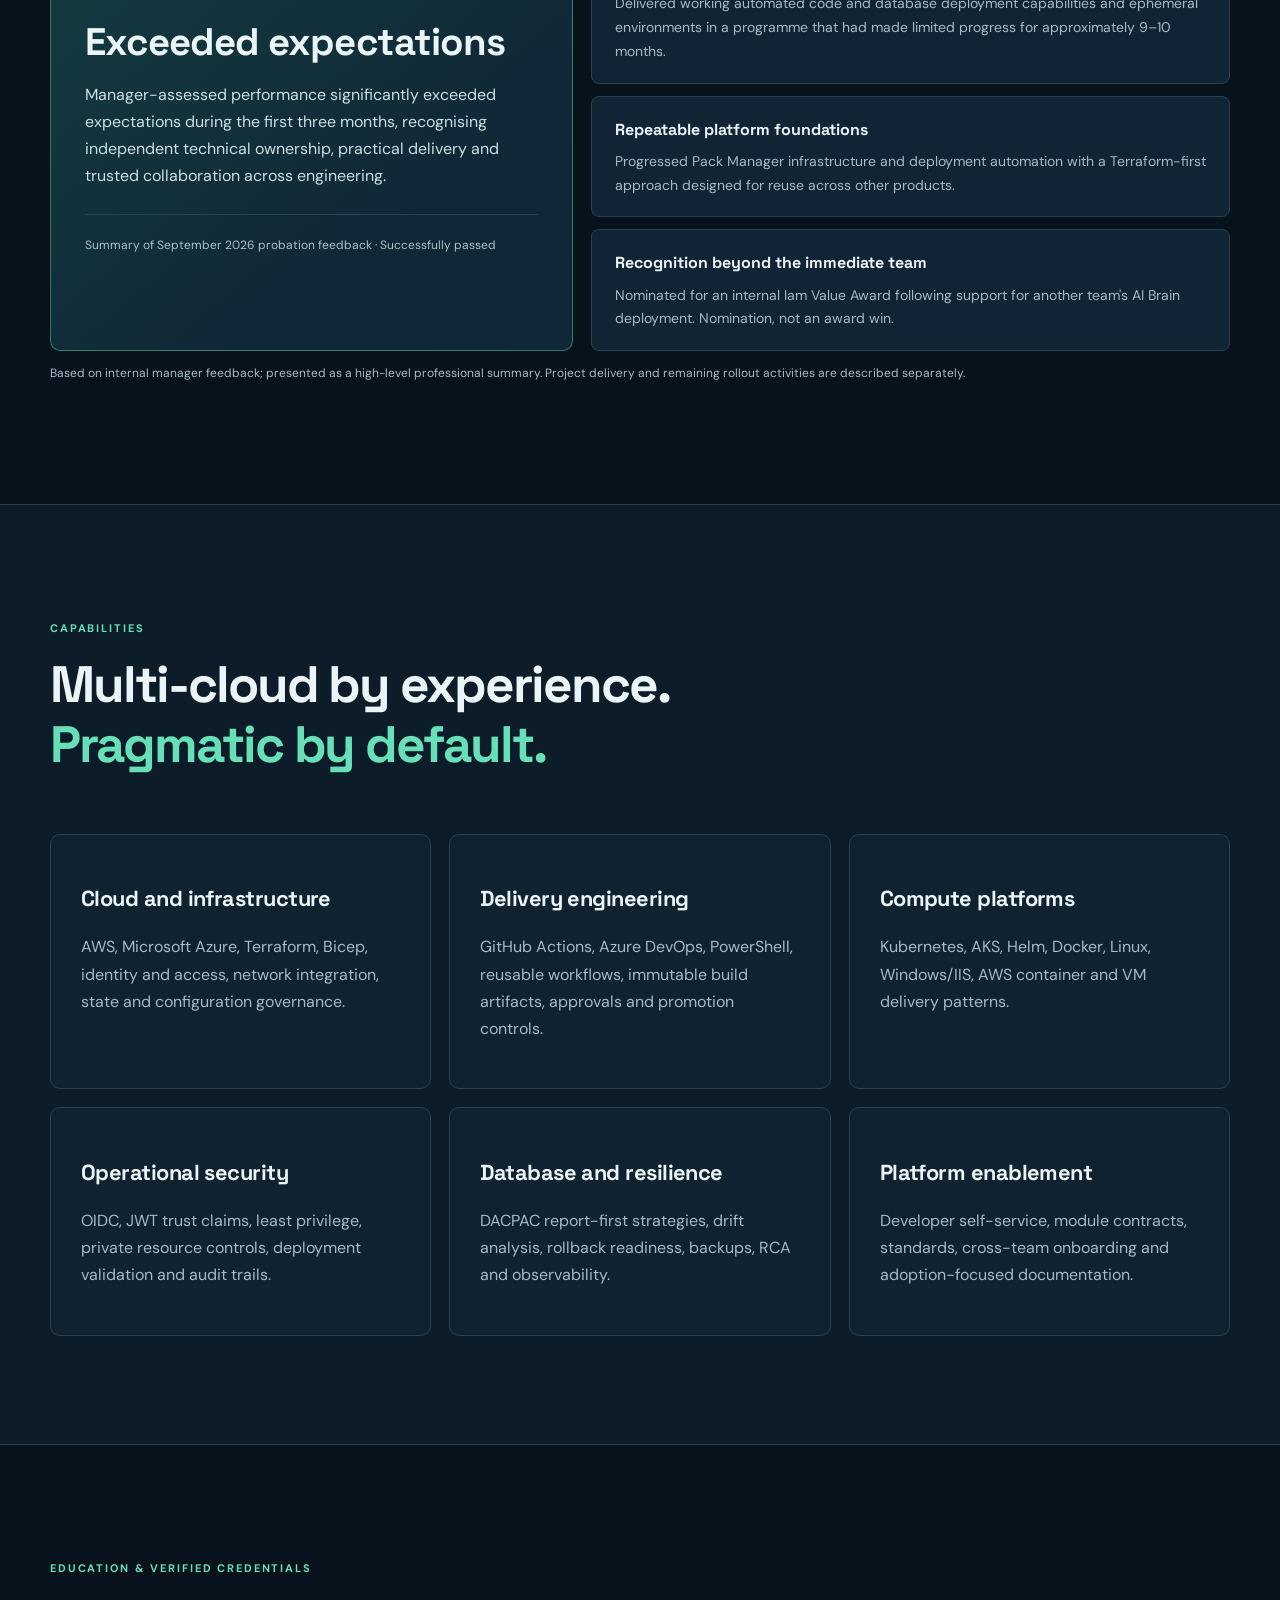
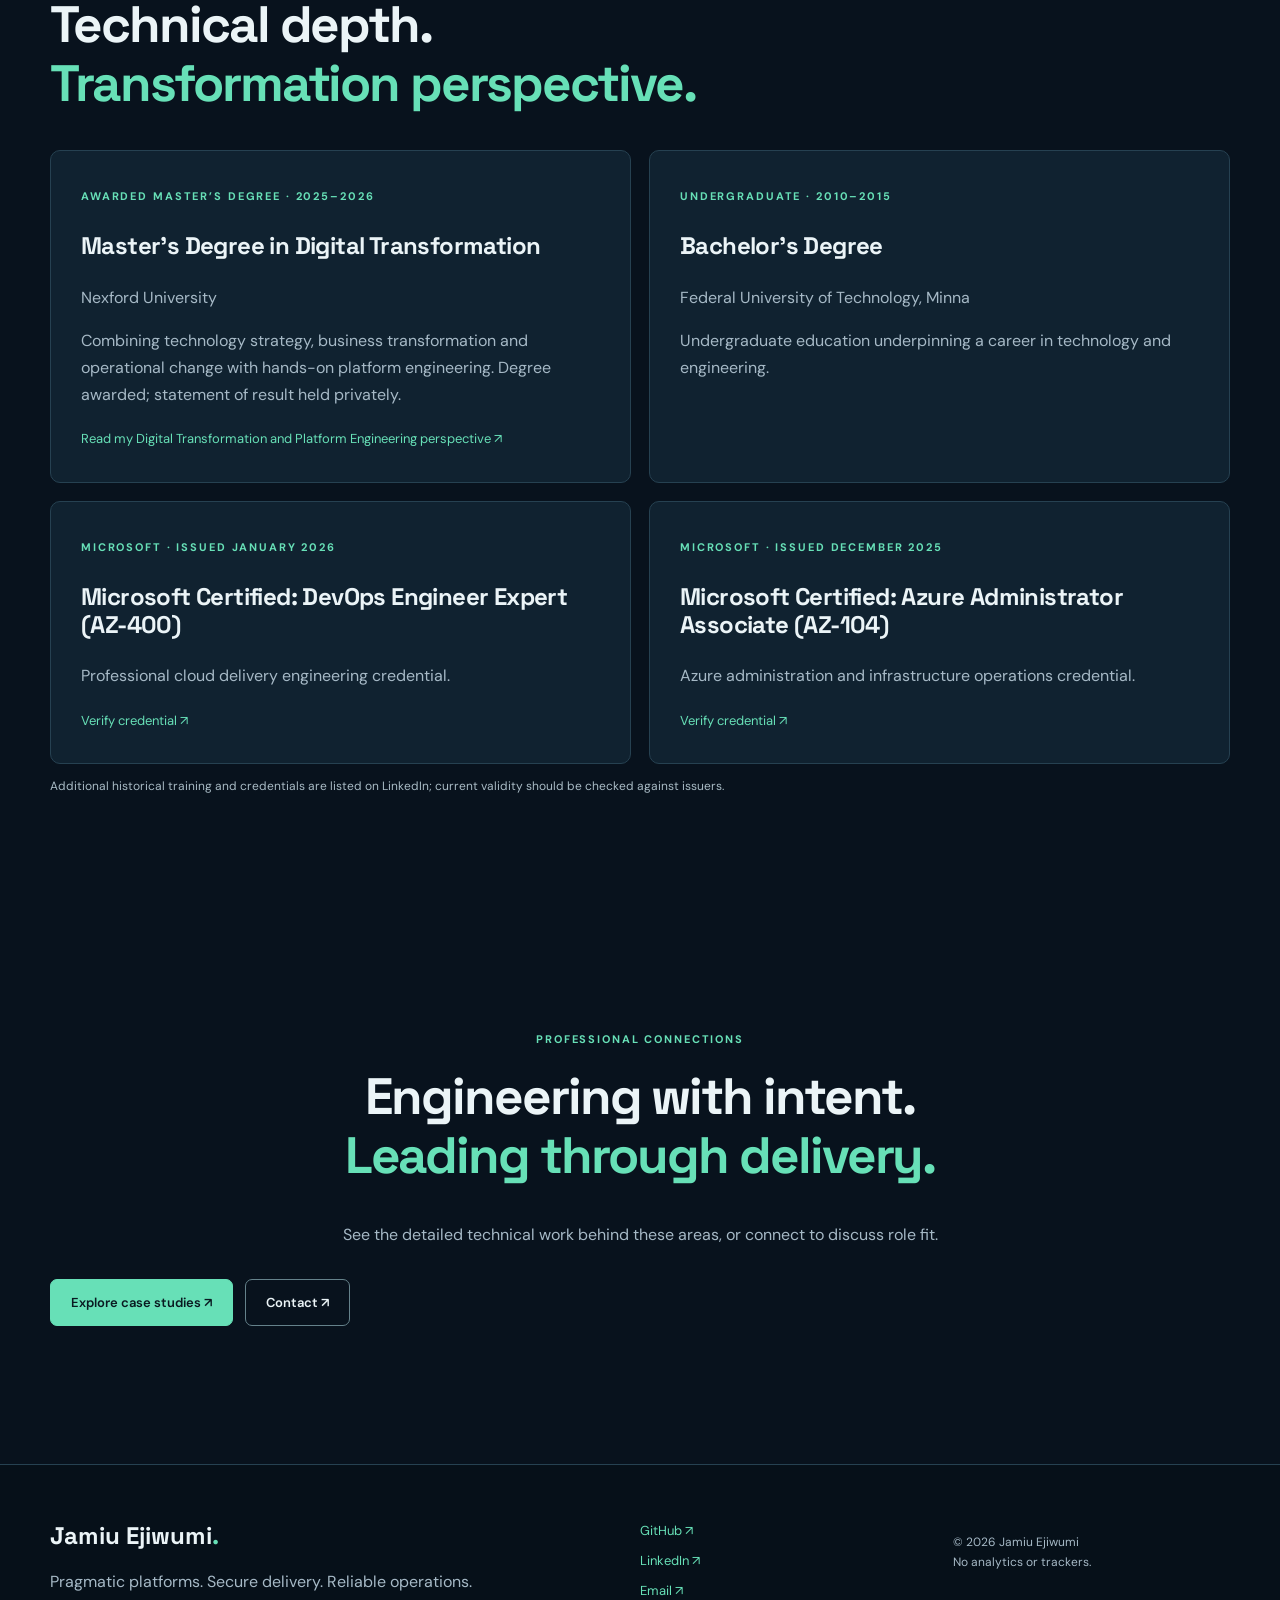
<file: experience.html>
<!doctype html><html lang="en-GB"><head><meta charset="utf-8"><meta name="viewport" content="width=device-width,initial-scale=1"><meta name="description" content="Career history, platform engineering responsibilities and cloud DevOps capabilities of Jamiu Ejiwumi."><meta name="theme-color" content="#07111b"><meta property="og:type" content="website"><meta property="og:title" content="Experience | Jamiu Ejiwumi"><meta property="og:description" content="Career history, platform engineering responsibilities and cloud DevOps capabilities of Jamiu Ejiwumi."><meta property="og:image" content="https://jamiuejiwumi.github.io/assets/social-card.svg"><meta name="twitter:card" content="summary_large_image"><link rel="icon" type="image/svg+xml" href="assets/favicon.svg"><link rel="canonical" href="https://jamiuejiwumi.github.io/experience.html"><link rel="stylesheet" href="styles.css"><script src="script.js" defer></script><title>Experience | Jamiu Ejiwumi</title><script type="application/ld+json">{"@context": "https://schema.org", "@type": "Person", "name": "Jamiu Ejiwumi", "jobTitle": "Senior DevOps & Platform Engineer", "url": "https://jamiuejiwumi.github.io/", "sameAs": ["https://github.com/JamiuEjiwumi", "https://www.linkedin.com/in/jamiuejiwumi/"], "knowsAbout": ["AWS", "Azure", "Terraform", "Kubernetes", "Platform Engineering", "CI/CD", "DevSecOps"]}</script></head><body><a class="skip" href="#main">Skip to content</a><header class="header"><div class="container navigation"><a href="index.html" class="identity"><span class="monogram">JE<span class="glyph">.</span></span><span>JAMIU <b>EJIWUMI</b></span></a><button class="menu-toggle" aria-controls="nav" aria-expanded="false" aria-label="Toggle navigation">Menu <span>☰</span></button><nav id="nav" aria-label="Primary navigation"><a class="" href="index.html">Overview</a><a class="" href="work.html">Engineering work</a><a class="active" href="experience.html">Experience</a><a class="" href="method.html">Method</a><a href="writing.html">Writing</a><a href="https://github.com/JamiuEjiwumi" target="_blank" rel="noopener noreferrer">GitHub ↗</a><a class="nav-contact" href="mailto:jamiu.ejiwumi@gmail.com">Get in touch ↗</a></nav></div></header><main id="main"><section class="page-banner container"><span class="section-count">EXPERIENCE / CAREER</span><h1>Depth across the stack.<br><em>Ownership across the lifecycle.</em></h1><p>Senior-level cloud, platform and release engineering spanning production systems, infrastructure as code, identity, networking and application operations.</p><div class="buttons"><a class="btn primary" href="profile.html">Printable career profile ↗</a><a class="btn outline" href="https://www.linkedin.com/in/jamiuejiwumi/" target="_blank" rel="noopener noreferrer">Verified LinkedIn profile ↗</a></div></section><section class="container experience-long"><article><div class="experience-date"><span class="micro">CURRENT ROLE</span><h2>iamproperty</h2><p>Senior DevOps Engineer</p><p>United Kingdom</p></div><div class="exp-body"><h3>Raising the quality of cloud delivery across a mixed estate</h3><p>Platform-focused delivery role covering AWS applications and Azure-hosted business-critical systems. Work includes reusable infrastructure and workflow standards, deployment governance, identity hardening, application reliability and developer enablement.</p><ul><li>Established a central AWS Terraform module library and reusable GitHub Actions patterns with application-level state and release ownership.</li><li>Modernised Pack Manager release engineering using container image immutability, federated AWS access, infrastructure validation and environment-aligned controls.</li><li>Advanced CRM release automation for Windows/IIS systems and introduced pre-deployment database reporting to surface unsafe schema drift.</li><li>Delivered an AI-powered CRM integration linking Azure-hosted workloads with AWS Lambda and API Gateway across Development, UAT and Production. Implemented Entra ID managed-identity federation with AWS STS, scoped IAM and SigV4 authentication, reusable Terraform provisioning, GitHub OIDC deployments, and temporary-credential developer testing.</li><li>Reviewed production incidents with evidence-based assessment across application processes, host limits, PHP/Node execution and EFS-related risks.</li><li>Partnered with engineering and infrastructure teams to remove access and delivery blockers while balancing production support.</li></ul><div class="tags"><span>AWS</span><span>Azure</span><span>Terraform</span><span>GitHub Actions</span><span>Azure DevOps</span><span>Docker</span><span>Windows/IIS</span></div></div></article><article><div class="experience-date"><span class="micro">2024 — 2026</span><h2>Agriculture and Horticulture Development Board (AHDB)</h2><p>Senior DevOps Engineer</p><p>United Kingdom</p></div><div class="exp-body"><h3>Senior DevOps Engineer · Agriculture and Horticulture Development Board (AHDB)</h3><p>Led Azure DevOps pipeline standardisation and Azure platform engineering; documented a 50% release-cycle improvement, Terraform module reusability, production AKS/Helm operations and integrated security scanning.</p></div></article><article><div class="experience-date"><span class="micro">2023 — 2025</span><h2>Polaris Bank Limited</h2><p>Lead DevOps Engineer</p><p>Nigeria</p></div><div class="exp-body"><h3>Lead DevOps Engineer · Polaris Bank Limited</h3><p>Led DevOps operations for banking workloads, including AKS, Terraform, Azure DevOps, release quality gates, observability and engineering mentorship.</p></div></article><article><div class="experience-date"><span class="micro">2022 — 2023</span><h2>ParallelScore</h2><p>Senior DevOps Engineer</p><p>United States</p></div><div class="exp-body"><h3>Senior DevOps Engineer · ParallelScore</h3><p>Worked on AWS EKS migration and operating patterns, Terraform provisioning, GitHub Actions and Prometheus/Grafana/CloudWatch observability.</p></div></article><article><div class="experience-date"><span class="micro">2022</span><h2>E-Settlement Limited</h2><p>Senior DevOps Engineer</p><p>Nigeria</p></div><div class="exp-body"><h3>Senior DevOps Engineer · E-Settlement Limited</h3><p>Delivered Kubernetes, Terraform and Bitbucket Pipelines on DigitalOcean; reported a 30% deployment-time improvement.</p></div></article><article><div class="experience-date"><span class="micro">2021 — 2022</span><h2>Terragon Group</h2><p>DevOps Engineer</p><p>Nigeria</p></div><div class="exp-body"><h3>DevOps Engineer · Terragon Group</h3><p>Maintained cross-cloud infrastructure, Jenkins delivery and Rancher-managed Kubernetes workloads; worked on operational efficiency and cost control.</p></div></article><div class="career-note">Some roles overlap in the source employment record. The timeline summarises the recorded periods without implying they were all full-time exclusive engagements; exact months are available on LinkedIn.</div></section><section class="section container recognition" id="recognition"><div class="section-headline"><div><span class="section-count">PROFESSIONAL RECOGNITION / 2026</span><h2>First 90 days.<br><em>Meaningful engineering impact.</em></h2></div><p>A strong early-performance assessment grounded in delivered automation, technical ownership and cross-team collaboration.</p></div><div class="recognition-grid"><div class="recognition-highlight"><span class="micro">THREE-MONTH REVIEW · IAMPROPERTY</span><h3>Exceeded expectations</h3><p>Manager-assessed performance significantly exceeded expectations during the first three months, recognising independent technical ownership, practical delivery and trusted collaboration across engineering.</p><span class="recognition-source">Summary of September 2026 probation feedback · Successfully passed</span></div><div class="recognition-details"><div><strong>CRM delivery momentum</strong><p>Delivered working automated code and database deployment capabilities and ephemeral environments in a programme that had made limited progress for approximately 9–10 months.</p></div><div><strong>Repeatable platform foundations</strong><p>Progressed Pack Manager infrastructure and deployment automation with a Terraform-first approach designed for reuse across other products.</p></div><div><strong>Recognition beyond the immediate team</strong><p>Nominated for an internal Iam Value Award following support for another team's AI Brain deployment. Nomination, not an award win.</p></div></div></div><p class="note">Based on internal manager feedback; presented as a high-level professional summary. Project delivery and remaining rollout activities are described separately.</p></section><section class="section section-contrast"><div class="container"><div class="section-headline"><div><span class="section-count">CAPABILITIES</span><h2>Multi-cloud by experience.<br><em>Pragmatic by default.</em></h2></div></div><div class="capability-grid"><div><h3>Cloud and infrastructure</h3><p>AWS, Microsoft Azure, Terraform, Bicep, identity and access, network integration, state and configuration governance.</p></div><div><h3>Delivery engineering</h3><p>GitHub Actions, Azure DevOps, PowerShell, reusable workflows, immutable build artifacts, approvals and promotion controls.</p></div><div><h3>Compute platforms</h3><p>Kubernetes, AKS, Helm, Docker, Linux, Windows/IIS, AWS container and VM delivery patterns.</p></div><div><h3>Operational security</h3><p>OIDC, JWT trust claims, least privilege, private resource controls, deployment validation and audit trails.</p></div><div><h3>Database and resilience</h3><p>DACPAC report-first strategies, drift analysis, rollback readiness, backups, RCA and observability.</p></div><div><h3>Platform enablement</h3><p>Developer self-service, module contracts, standards, cross-team onboarding and adoption-focused documentation.</p></div></div></div></section><section class="section container" id="credentials"><div class="section-top"><span class="section-count">EDUCATION & VERIFIED CREDENTIALS</span><h2>Technical depth.<br><em>Transformation perspective.</em></h2></div><div class="credential-grid"><article class="credential-feature"><span class="micro">AWARDED MASTER’S DEGREE · 2025–2026</span><h3>Master’s Degree in Digital Transformation</h3><p>Nexford University</p><p>Combining technology strategy, business transformation and operational change with hands-on platform engineering. Degree awarded; statement of result held privately.</p><a href="writing.html">Read my Digital Transformation and Platform Engineering perspective ↗</a></article><article class="credential-feature"><span class="micro">UNDERGRADUATE · 2010–2015</span><h3>Bachelor’s Degree</h3><p>Federal University of Technology, Minna</p><p>Undergraduate education underpinning a career in technology and engineering.</p></article><article class="credential-feature"><span class="micro">MICROSOFT · ISSUED JANUARY 2026</span><h3>Microsoft Certified: DevOps Engineer Expert (AZ-400)</h3><p>Professional cloud delivery engineering credential.</p><a href="https://learn.microsoft.com/api/credentials/share/en-us/JamiuEjiwumi-1506/14C0791C738A8115?sharingId=7DF824759C4FE215" target="_blank" rel="noopener noreferrer">Verify credential ↗</a></article><article class="credential-feature"><span class="micro">MICROSOFT · ISSUED DECEMBER 2025</span><h3>Microsoft Certified: Azure Administrator Associate (AZ-104)</h3><p>Azure administration and infrastructure operations credential.</p><a href="https://learn.microsoft.com/api/credentials/share/en-us/JamiuEjiwumi-1506/35CBF1C4ACEA79BE?sharingId=7DF824759C4FE215" target="_blank" rel="noopener noreferrer">Verify credential ↗</a></article></div><p class="note">Additional historical training and credentials are listed on LinkedIn; current validity should be checked against issuers.</p></section><section class="section container cta"><span class="section-count">PROFESSIONAL CONNECTIONS</span><h2>Engineering with intent.<br><em>Leading through delivery.</em></h2><p>See the detailed technical work behind these areas, or connect to discuss role fit.</p><div class="buttons"><a class="btn primary" href="work.html">Explore case studies ↗</a><a class="btn outline" href="mailto:jamiu.ejiwumi@gmail.com">Contact ↗</a></div></section></main><footer class="footer"><div class="container foot-grid"><div><a href="index.html" class="foot-brand">Jamiu Ejiwumi<span class="glyph">.</span></a><p>Pragmatic platforms. Secure delivery. Reliable operations.</p></div><div class="foot-links"><a href="https://github.com/JamiuEjiwumi" target="_blank" rel="noopener noreferrer">GitHub ↗</a><a href="https://www.linkedin.com/in/jamiuejiwumi/" target="_blank" rel="noopener noreferrer">LinkedIn ↗</a><a href="mailto:jamiu.ejiwumi@gmail.com">Email ↗</a></div><p class="foot-end">© <span id="year">2026</span> Jamiu Ejiwumi<br>No analytics or trackers.</p></div></footer></body></html>
</file>
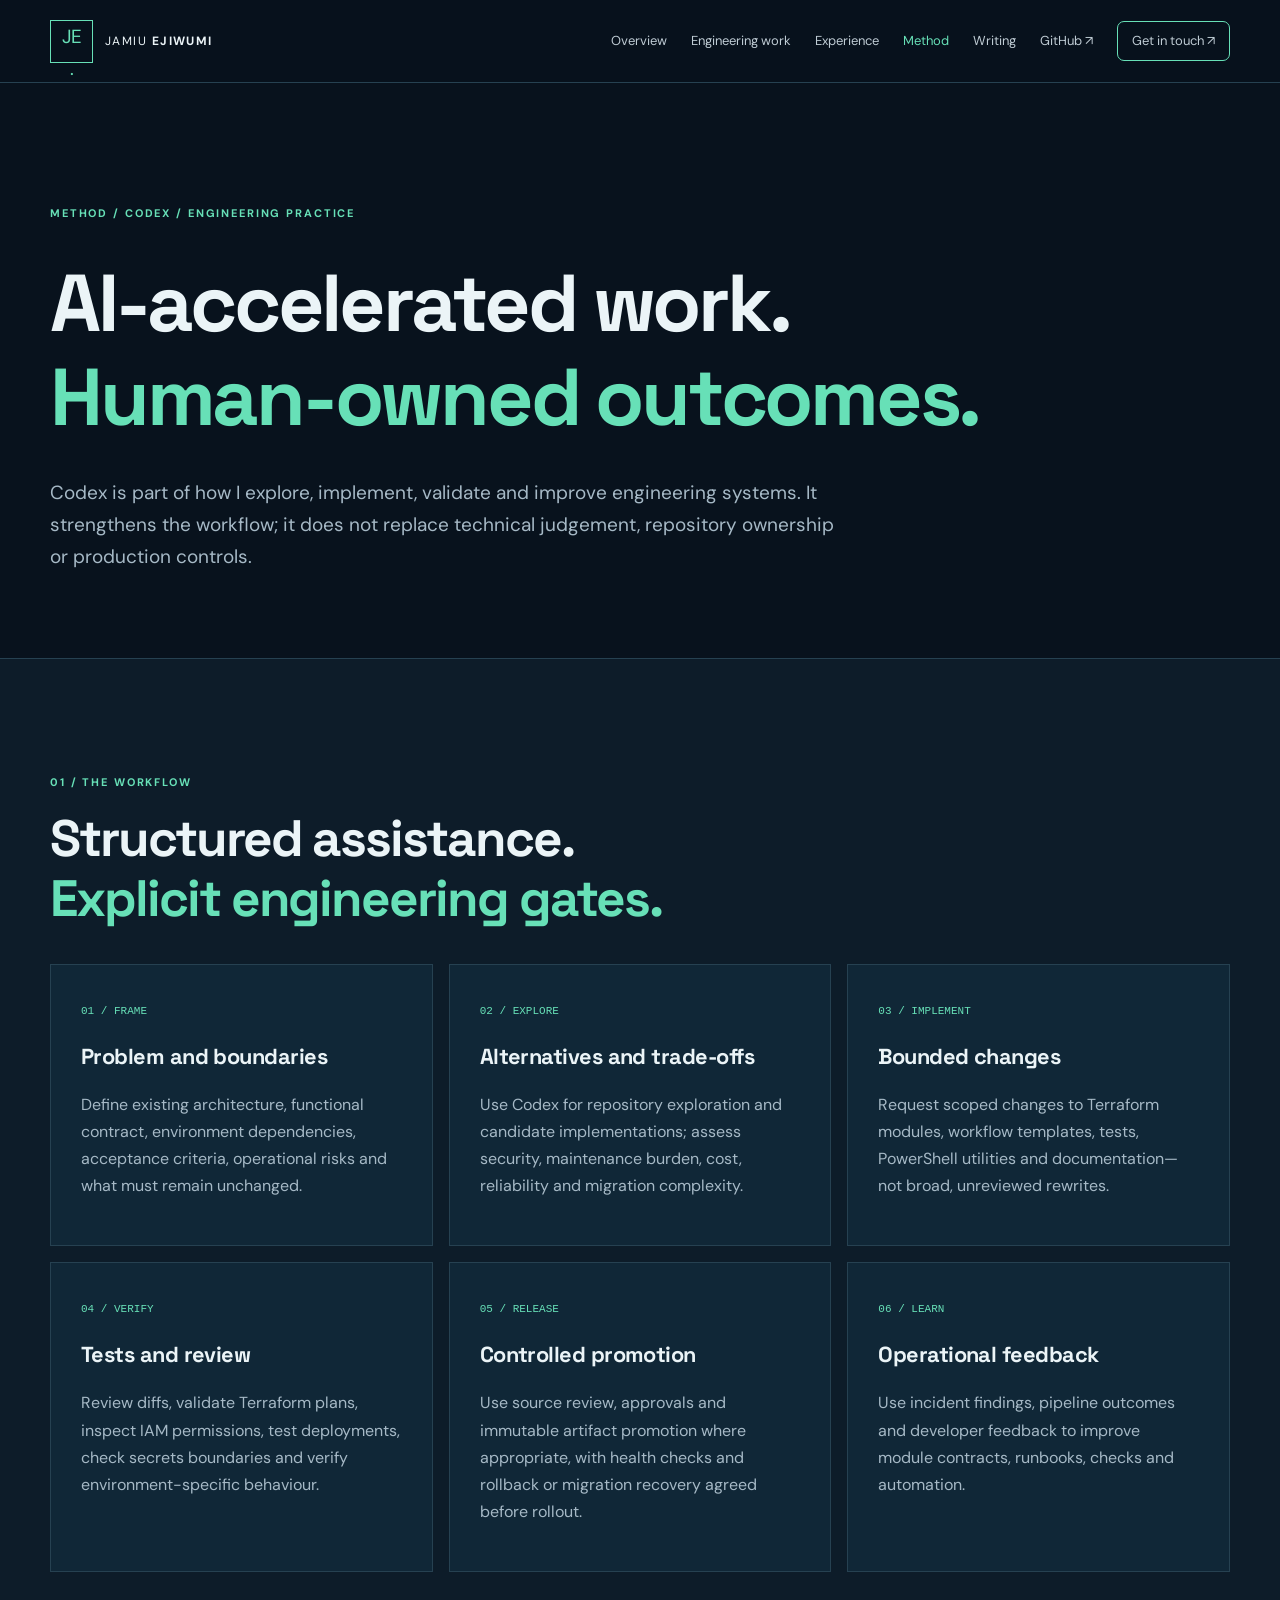
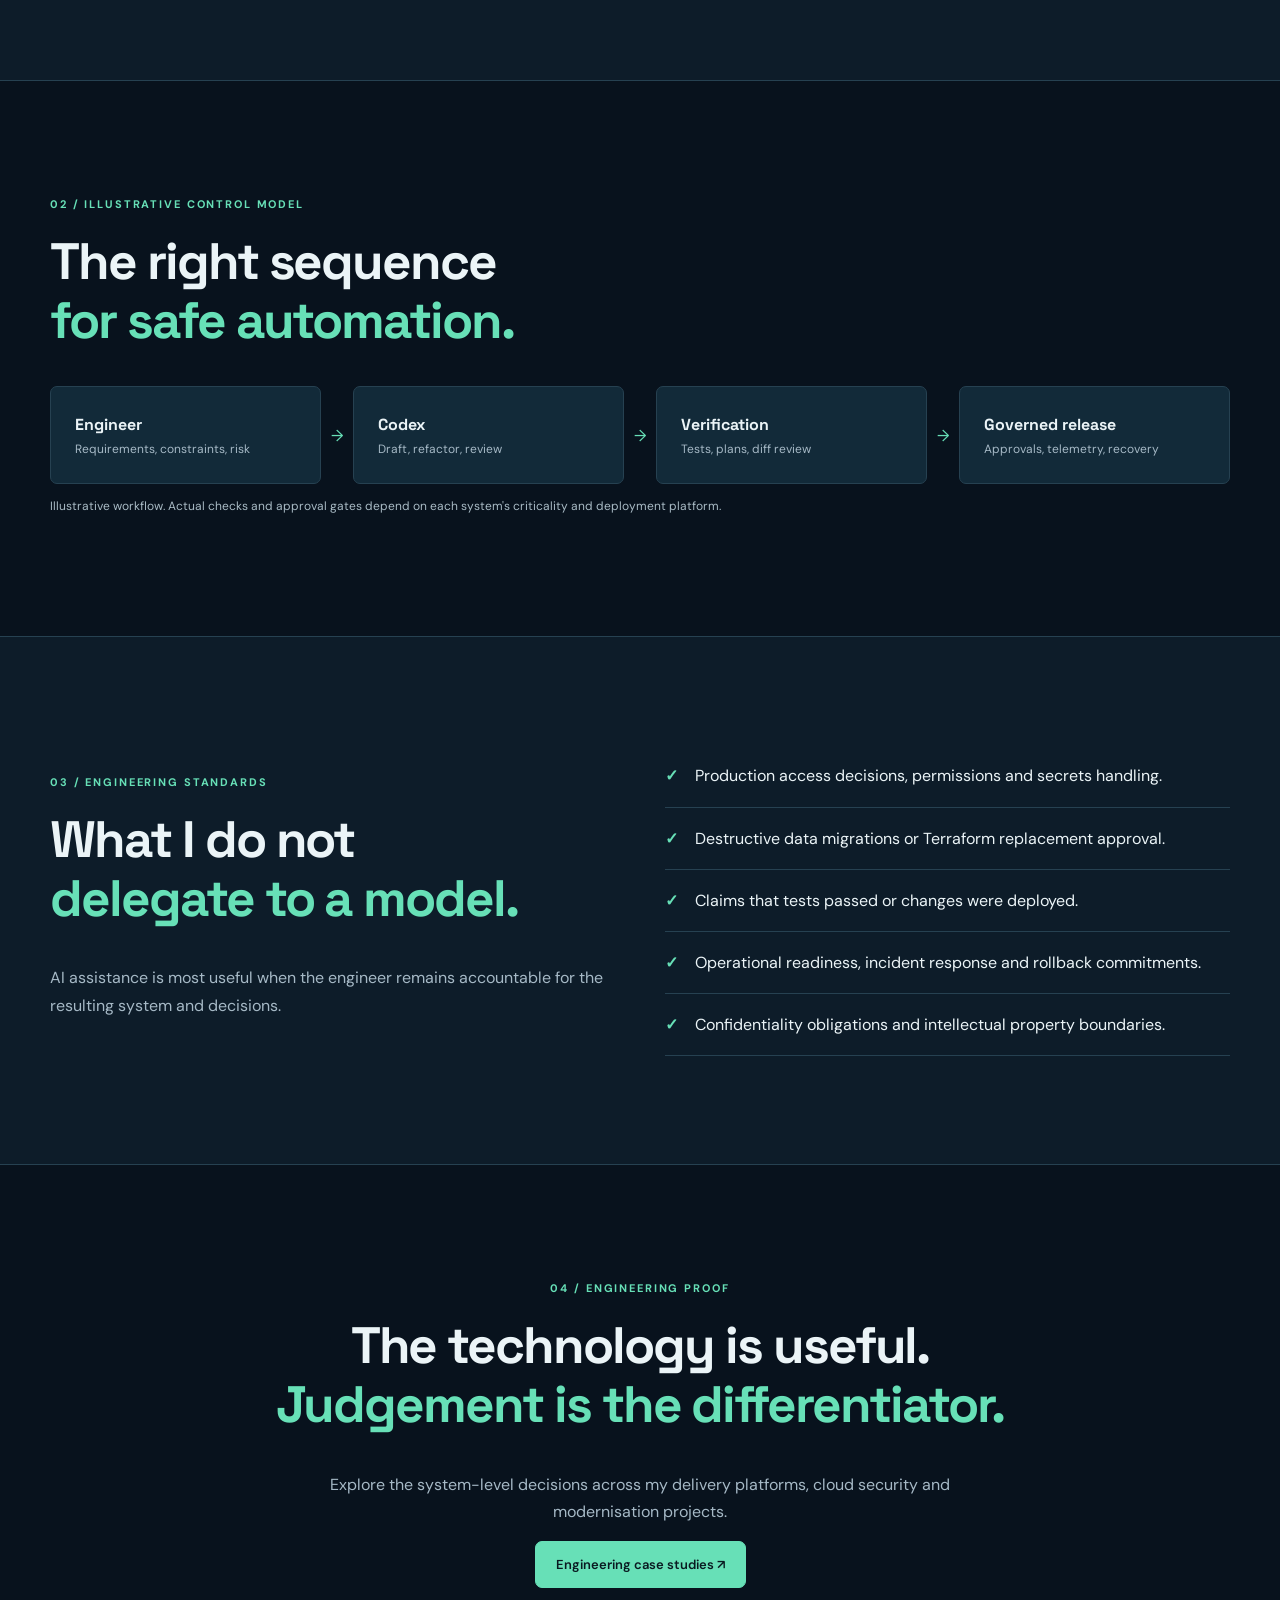
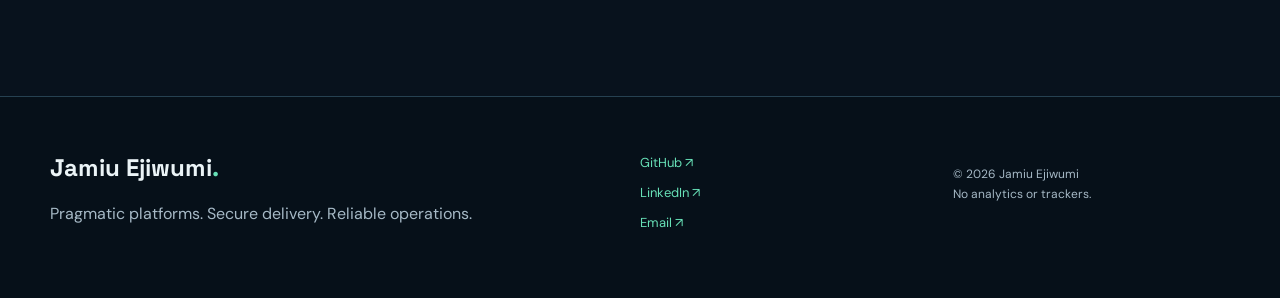
<file: method.html>
<!doctype html><html lang="en-GB"><head><meta charset="utf-8"><meta name="viewport" content="width=device-width,initial-scale=1"><meta name="description" content="How Jamiu Ejiwumi uses Codex for safe, review-driven infrastructure engineering and delivery automation."><meta name="theme-color" content="#07111b"><meta property="og:type" content="website"><meta property="og:title" content="Engineering method &amp; Codex | Jamiu Ejiwumi"><meta property="og:description" content="How Jamiu Ejiwumi uses Codex for safe, review-driven infrastructure engineering and delivery automation."><meta property="og:image" content="https://jamiuejiwumi.github.io/assets/social-card.svg"><meta name="twitter:card" content="summary_large_image"><link rel="icon" type="image/svg+xml" href="assets/favicon.svg"><link rel="canonical" href="https://jamiuejiwumi.github.io/method.html"><link rel="stylesheet" href="styles.css"><script src="script.js" defer></script><title>Engineering method &amp; Codex | Jamiu Ejiwumi</title><script type="application/ld+json">{"@context": "https://schema.org", "@type": "Person", "name": "Jamiu Ejiwumi", "jobTitle": "Senior DevOps & Platform Engineer", "url": "https://jamiuejiwumi.github.io/", "sameAs": ["https://github.com/JamiuEjiwumi", "https://www.linkedin.com/in/jamiuejiwumi/"], "knowsAbout": ["AWS", "Azure", "Terraform", "Kubernetes", "Platform Engineering", "CI/CD", "DevSecOps"]}</script></head><body><a class="skip" href="#main">Skip to content</a><header class="header"><div class="container navigation"><a href="index.html" class="identity"><span class="monogram">JE<span class="glyph">.</span></span><span>JAMIU <b>EJIWUMI</b></span></a><button class="menu-toggle" aria-controls="nav" aria-expanded="false" aria-label="Toggle navigation">Menu <span>☰</span></button><nav id="nav" aria-label="Primary navigation"><a class="" href="index.html">Overview</a><a class="" href="work.html">Engineering work</a><a class="" href="experience.html">Experience</a><a class="active" href="method.html">Method</a><a href="writing.html">Writing</a><a href="https://github.com/JamiuEjiwumi" target="_blank" rel="noopener noreferrer">GitHub ↗</a><a class="nav-contact" href="mailto:jamiu.ejiwumi@gmail.com">Get in touch ↗</a></nav></div></header><main id="main"><section class="page-banner container"><span class="section-count">METHOD / CODEX / ENGINEERING PRACTICE</span><h1>AI-accelerated work.<br><em>Human-owned outcomes.</em></h1><p>Codex is part of how I explore, implement, validate and improve engineering systems. It strengthens the workflow; it does not replace technical judgement, repository ownership or production controls.</p></section><section class="section section-contrast"><div class="container"><div class="section-top"><span class="section-count">01 / THE WORKFLOW</span><h2>Structured assistance.<br><em>Explicit engineering gates.</em></h2></div><div class="method-grid"><div><span>01 / FRAME</span><h3>Problem and boundaries</h3><p>Define existing architecture, functional contract, environment dependencies, acceptance criteria, operational risks and what must remain unchanged.</p></div><div><span>02 / EXPLORE</span><h3>Alternatives and trade-offs</h3><p>Use Codex for repository exploration and candidate implementations; assess security, maintenance burden, cost, reliability and migration complexity.</p></div><div><span>03 / IMPLEMENT</span><h3>Bounded changes</h3><p>Request scoped changes to Terraform modules, workflow templates, tests, PowerShell utilities and documentation—not broad, unreviewed rewrites.</p></div><div><span>04 / VERIFY</span><h3>Tests and review</h3><p>Review diffs, validate Terraform plans, inspect IAM permissions, test deployments, check secrets boundaries and verify environment-specific behaviour.</p></div><div><span>05 / RELEASE</span><h3>Controlled promotion</h3><p>Use source review, approvals and immutable artifact promotion where appropriate, with health checks and rollback or migration recovery agreed before rollout.</p></div><div><span>06 / LEARN</span><h3>Operational feedback</h3><p>Use incident findings, pipeline outcomes and developer feedback to improve module contracts, runbooks, checks and automation.</p></div></div></div></section><section class="section container"><div class="section-top"><span class="section-count">02 / ILLUSTRATIVE CONTROL MODEL</span><h2>The right sequence<br><em>for safe automation.</em></h2></div><div class="architecture"><div class="arch-stage"><strong>Engineer</strong><span>Requirements, constraints, risk</span></div><span class="arch-arrow">→</span><div class="arch-stage"><strong>Codex</strong><span>Draft, refactor, review</span></div><span class="arch-arrow">→</span><div class="arch-stage"><strong>Verification</strong><span>Tests, plans, diff review</span></div><span class="arch-arrow">→</span><div class="arch-stage"><strong>Governed release</strong><span>Approvals, telemetry, recovery</span></div></div><p class="note">Illustrative workflow. Actual checks and approval gates depend on each system's criticality and deployment platform.</p></section><section class="section section-contrast"><div class="container split-section"><div><span class="section-count">03 / ENGINEERING STANDARDS</span><h2>What I do not<br><em>delegate to a model.</em></h2><p>AI assistance is most useful when the engineer remains accountable for the resulting system and decisions.</p></div><div class="check-list"><div><b>✓</b><span>Production access decisions, permissions and secrets handling.</span></div><div><b>✓</b><span>Destructive data migrations or Terraform replacement approval.</span></div><div><b>✓</b><span>Claims that tests passed or changes were deployed.</span></div><div><b>✓</b><span>Operational readiness, incident response and rollback commitments.</span></div><div><b>✓</b><span>Confidentiality obligations and intellectual property boundaries.</span></div></div></div></section><section class="section container cta"><span class="section-count">04 / ENGINEERING PROOF</span><h2>The technology is useful.<br><em>Judgement is the differentiator.</em></h2><p>Explore the system-level decisions across my delivery platforms, cloud security and modernisation projects.</p><a class="btn primary" href="work.html">Engineering case studies ↗</a></section></main><footer class="footer"><div class="container foot-grid"><div><a href="index.html" class="foot-brand">Jamiu Ejiwumi<span class="glyph">.</span></a><p>Pragmatic platforms. Secure delivery. Reliable operations.</p></div><div class="foot-links"><a href="https://github.com/JamiuEjiwumi" target="_blank" rel="noopener noreferrer">GitHub ↗</a><a href="https://www.linkedin.com/in/jamiuejiwumi/" target="_blank" rel="noopener noreferrer">LinkedIn ↗</a><a href="mailto:jamiu.ejiwumi@gmail.com">Email ↗</a></div><p class="foot-end">© <span id="year">2026</span> Jamiu Ejiwumi<br>No analytics or trackers.</p></div></footer></body></html>
</file>
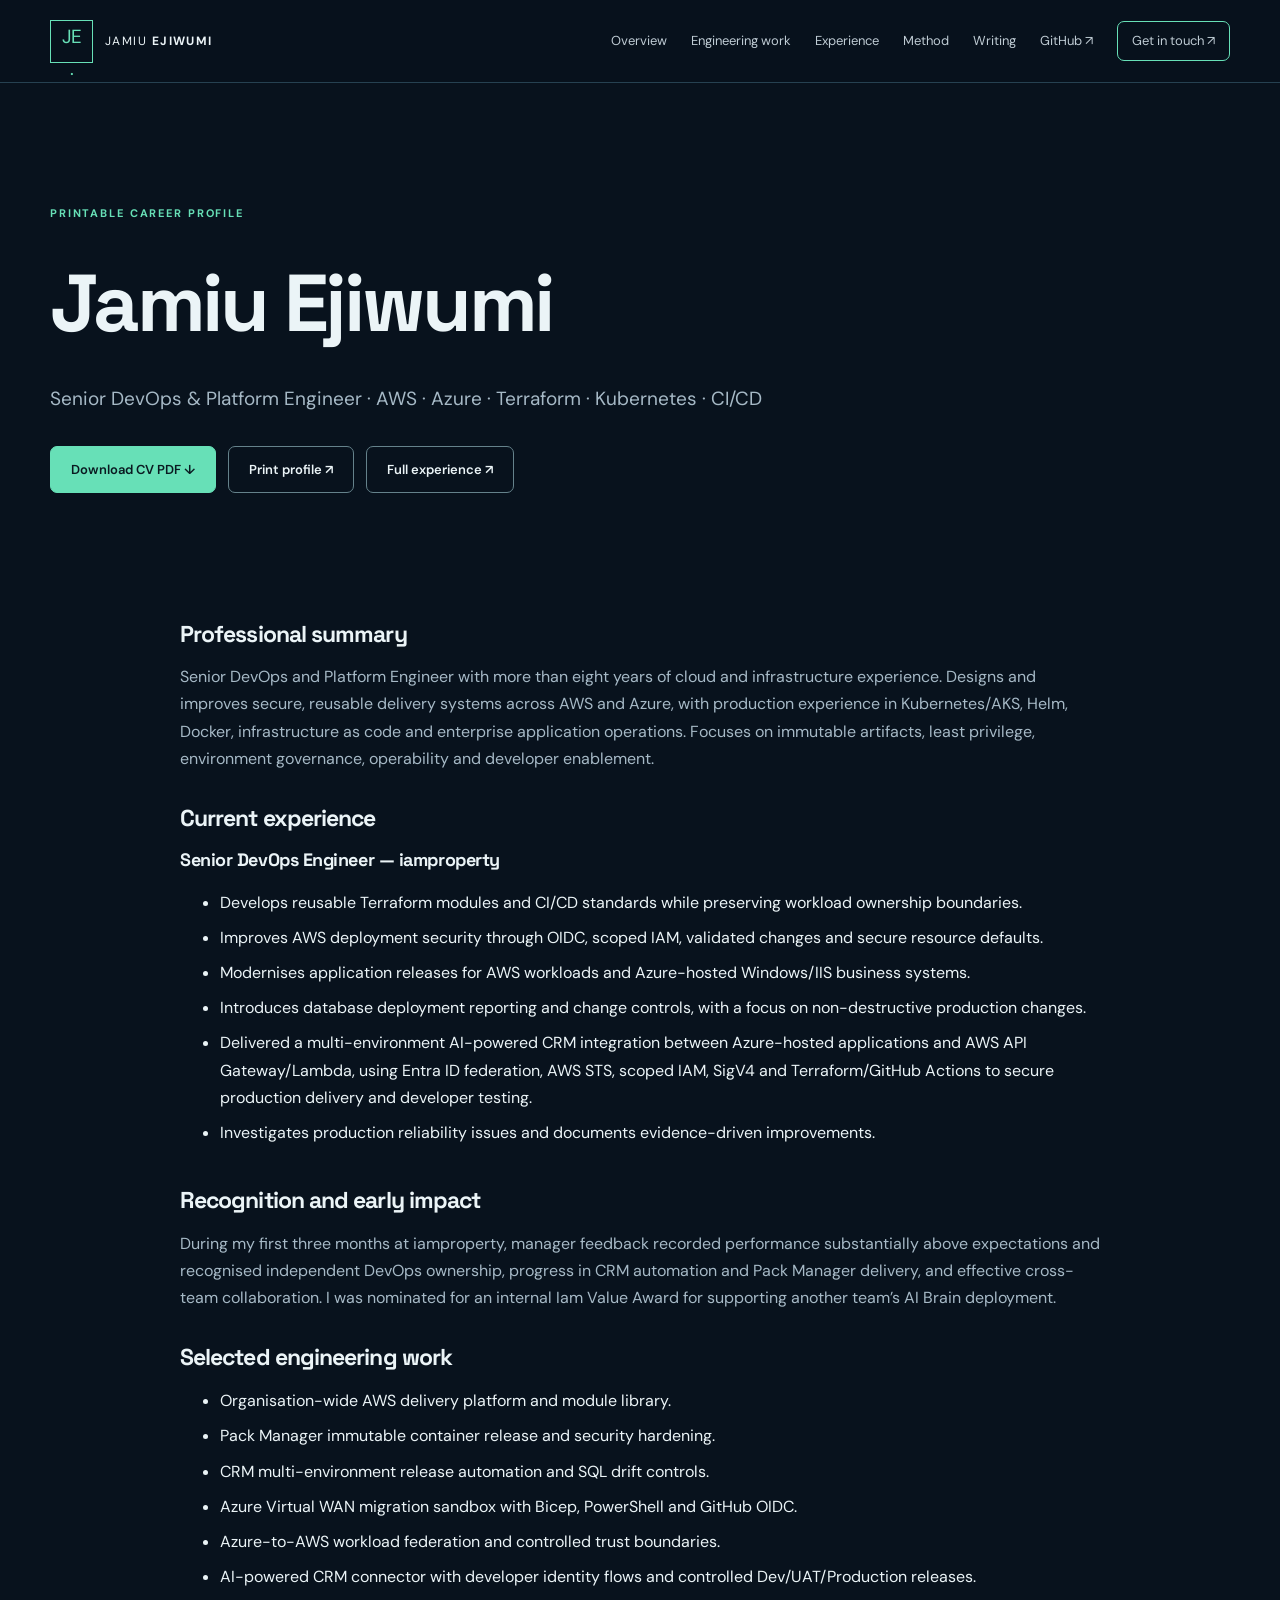
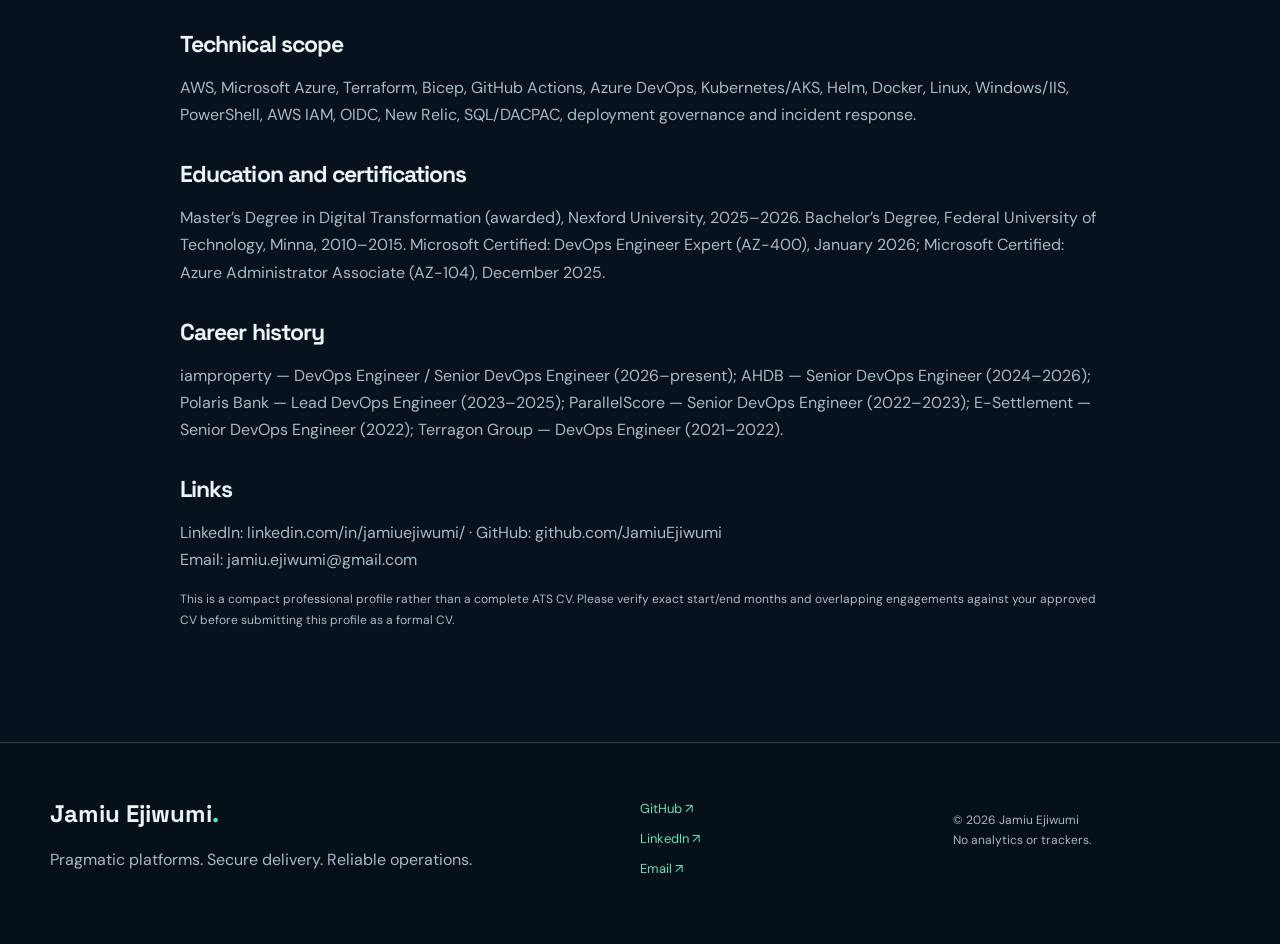
<file: profile.html>
<!doctype html><html lang="en-GB"><head><meta charset="utf-8"><meta name="viewport" content="width=device-width,initial-scale=1"><meta name="description" content="Printable professional profile for Jamiu Ejiwumi, Senior DevOps and Platform Engineer."><meta name="theme-color" content="#07111b"><meta property="og:type" content="website"><meta property="og:title" content="Professional profile | Jamiu Ejiwumi"><meta property="og:description" content="Printable professional profile for Jamiu Ejiwumi, Senior DevOps and Platform Engineer."><meta property="og:image" content="https://jamiuejiwumi.github.io/assets/social-card.svg"><meta name="twitter:card" content="summary_large_image"><link rel="icon" type="image/svg+xml" href="assets/favicon.svg"><link rel="canonical" href="https://jamiuejiwumi.github.io/index.html"><link rel="stylesheet" href="styles.css"><script src="script.js" defer></script><title>Professional profile | Jamiu Ejiwumi</title><script type="application/ld+json">{"@context": "https://schema.org", "@type": "Person", "name": "Jamiu Ejiwumi", "jobTitle": "Senior DevOps & Platform Engineer", "url": "https://jamiuejiwumi.github.io/", "sameAs": ["https://github.com/JamiuEjiwumi", "https://www.linkedin.com/in/jamiuejiwumi/"], "knowsAbout": ["AWS", "Azure", "Terraform", "Kubernetes", "Platform Engineering", "CI/CD", "DevSecOps"]}</script></head><body><a class="skip" href="#main">Skip to content</a><header class="header"><div class="container navigation"><a href="index.html" class="identity"><span class="monogram">JE<span class="glyph">.</span></span><span>JAMIU <b>EJIWUMI</b></span></a><button class="menu-toggle" aria-controls="nav" aria-expanded="false" aria-label="Toggle navigation">Menu <span>☰</span></button><nav id="nav" aria-label="Primary navigation"><a class="" href="index.html">Overview</a><a class="" href="work.html">Engineering work</a><a class="" href="experience.html">Experience</a><a class="" href="method.html">Method</a><a href="writing.html">Writing</a><a href="https://github.com/JamiuEjiwumi" target="_blank" rel="noopener noreferrer">GitHub ↗</a><a class="nav-contact" href="mailto:jamiu.ejiwumi@gmail.com">Get in touch ↗</a></nav></div></header><main id="main"><section class="page-banner container print-header"><span class="section-count">PRINTABLE CAREER PROFILE</span><h1>Jamiu Ejiwumi</h1><p>Senior DevOps & Platform Engineer · AWS · Azure · Terraform · Kubernetes · CI/CD</p><div class="buttons no-print"><a class="btn primary" href="assets/Jamiu_Ejiwumi_Senior_DevOps_CV.pdf" download>Download CV PDF ↓</a><button class="btn outline" id="print" type="button">Print profile ↗</button><a class="btn outline" href="experience.html">Full experience ↗</a></div></section><section class="container print-body"><h2>Professional summary</h2><p>Senior DevOps and Platform Engineer with more than eight years of cloud and infrastructure experience. Designs and improves secure, reusable delivery systems across AWS and Azure, with production experience in Kubernetes/AKS, Helm, Docker, infrastructure as code and enterprise application operations. Focuses on immutable artifacts, least privilege, environment governance, operability and developer enablement.</p><h2>Current experience</h2><h3>Senior DevOps Engineer — iamproperty</h3><ul><li>Develops reusable Terraform modules and CI/CD standards while preserving workload ownership boundaries.</li><li>Improves AWS deployment security through OIDC, scoped IAM, validated changes and secure resource defaults.</li><li>Modernises application releases for AWS workloads and Azure-hosted Windows/IIS business systems.</li><li>Introduces database deployment reporting and change controls, with a focus on non-destructive production changes.</li><li>Delivered a multi-environment AI-powered CRM integration between Azure-hosted applications and AWS API Gateway/Lambda, using Entra ID federation, AWS STS, scoped IAM, SigV4 and Terraform/GitHub Actions to secure production delivery and developer testing.</li><li>Investigates production reliability issues and documents evidence-driven improvements.</li></ul><h2>Recognition and early impact</h2><p>During my first three months at iamproperty, manager feedback recorded performance substantially above expectations and recognised independent DevOps ownership, progress in CRM automation and Pack Manager delivery, and effective cross-team collaboration. I was nominated for an internal Iam Value Award for supporting another team’s AI Brain deployment.</p><h2>Selected engineering work</h2><ul><li>Organisation-wide AWS delivery platform and module library.</li><li>Pack Manager immutable container release and security hardening.</li><li>CRM multi-environment release automation and SQL drift controls.</li><li>Azure Virtual WAN migration sandbox with Bicep, PowerShell and GitHub OIDC.</li><li>Azure-to-AWS workload federation and controlled trust boundaries.</li><li>AI-powered CRM connector with developer identity flows and controlled Dev/UAT/Production releases.</li></ul><h2>Technical scope</h2><p>AWS, Microsoft Azure, Terraform, Bicep, GitHub Actions, Azure DevOps, Kubernetes/AKS, Helm, Docker, Linux, Windows/IIS, PowerShell, AWS IAM, OIDC, New Relic, SQL/DACPAC, deployment governance and incident response.</p><h2>Education and certifications</h2><p>Master’s Degree in Digital Transformation (awarded), Nexford University, 2025–2026. Bachelor’s Degree, Federal University of Technology, Minna, 2010–2015. Microsoft Certified: DevOps Engineer Expert (AZ-400), January 2026; Microsoft Certified: Azure Administrator Associate (AZ-104), December 2025.</p><h2>Career history</h2><p>iamproperty — DevOps Engineer / Senior DevOps Engineer (2026–present); AHDB — Senior DevOps Engineer (2024–2026); Polaris Bank — Lead DevOps Engineer (2023–2025); ParallelScore — Senior DevOps Engineer (2022–2023); E-Settlement — Senior DevOps Engineer (2022); Terragon Group — DevOps Engineer (2021–2022).</p><h2>Links</h2><p>LinkedIn: linkedin.com/in/jamiuejiwumi/ · GitHub: github.com/JamiuEjiwumi<br>Email: jamiu.ejiwumi@gmail.com</p><p class="caveat">This is a compact professional profile rather than a complete ATS CV. Please verify exact start/end months and overlapping engagements against your approved CV before submitting this profile as a formal CV.</p></section></main><footer class="footer"><div class="container foot-grid"><div><a href="index.html" class="foot-brand">Jamiu Ejiwumi<span class="glyph">.</span></a><p>Pragmatic platforms. Secure delivery. Reliable operations.</p></div><div class="foot-links"><a href="https://github.com/JamiuEjiwumi" target="_blank" rel="noopener noreferrer">GitHub ↗</a><a href="https://www.linkedin.com/in/jamiuejiwumi/" target="_blank" rel="noopener noreferrer">LinkedIn ↗</a><a href="mailto:jamiu.ejiwumi@gmail.com">Email ↗</a></div><p class="foot-end">© <span id="year">2026</span> Jamiu Ejiwumi<br>No analytics or trackers.</p></div></footer></body></html>
</file>
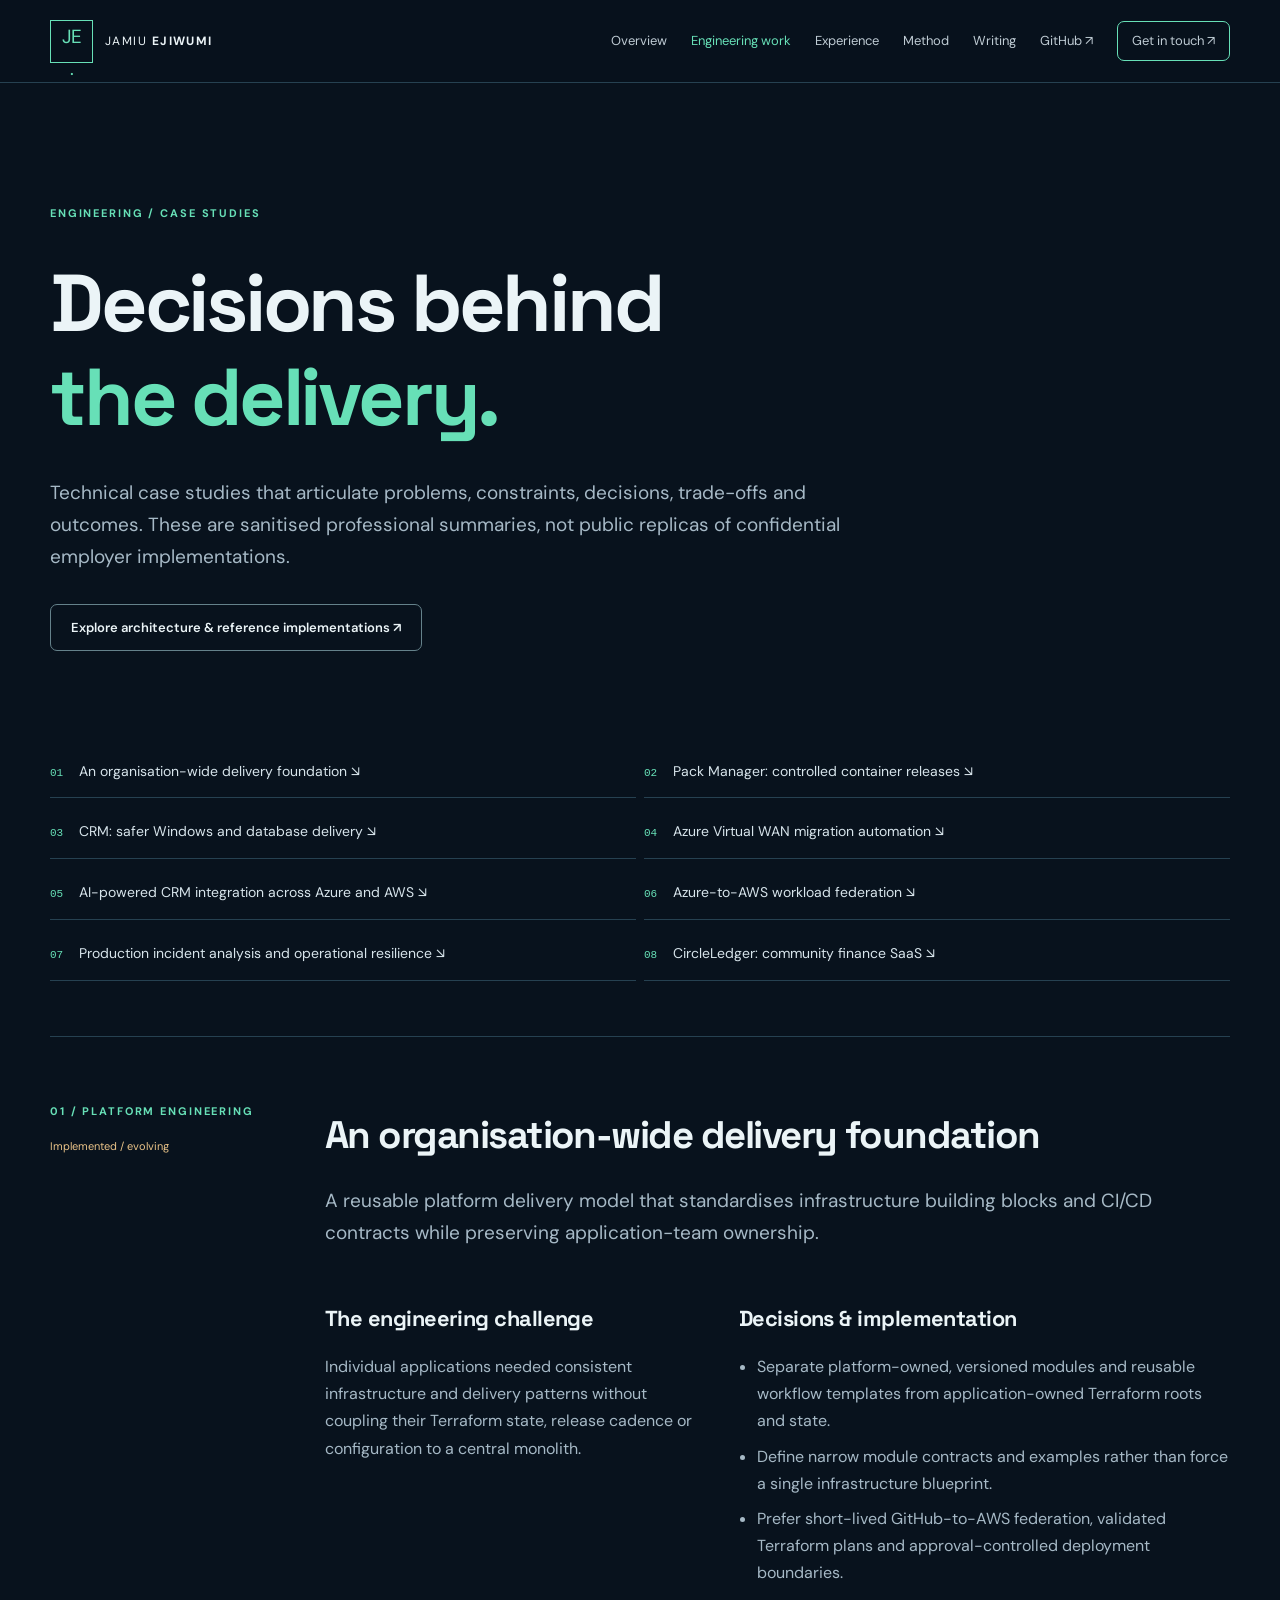
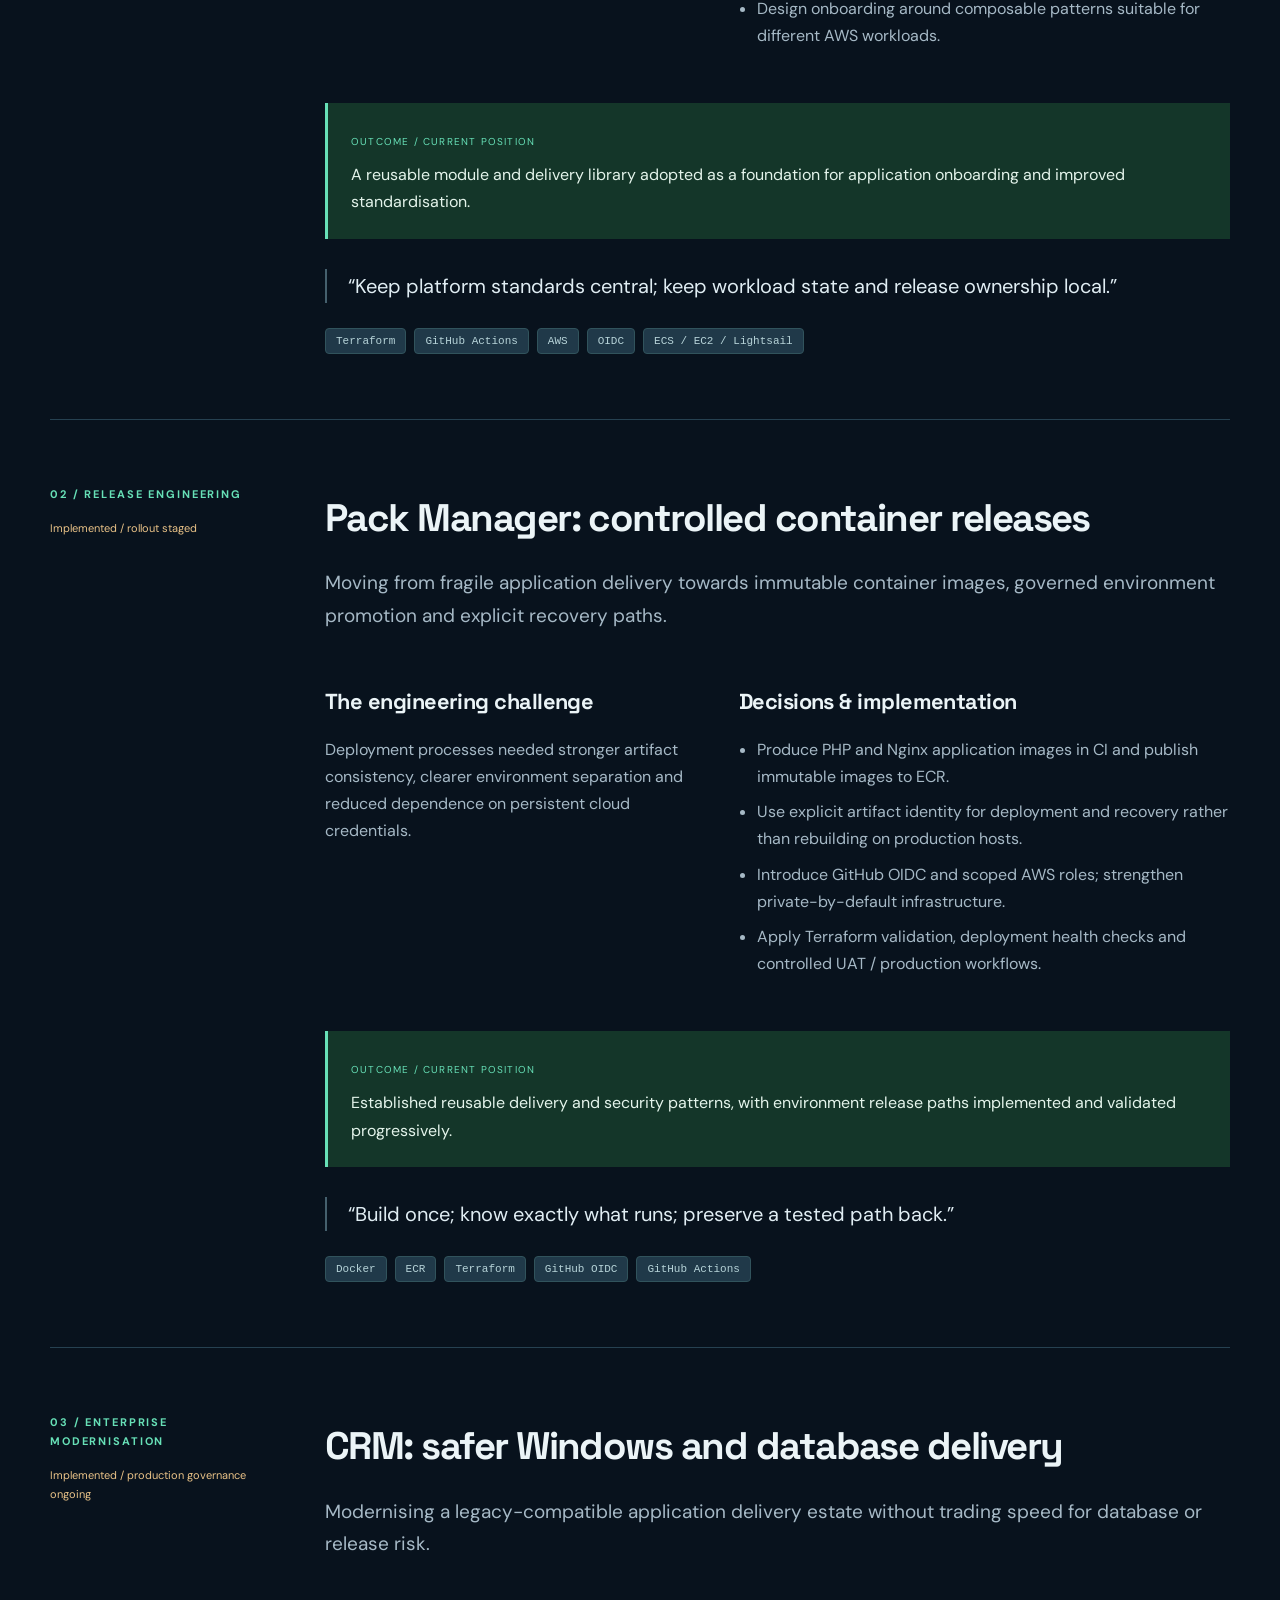
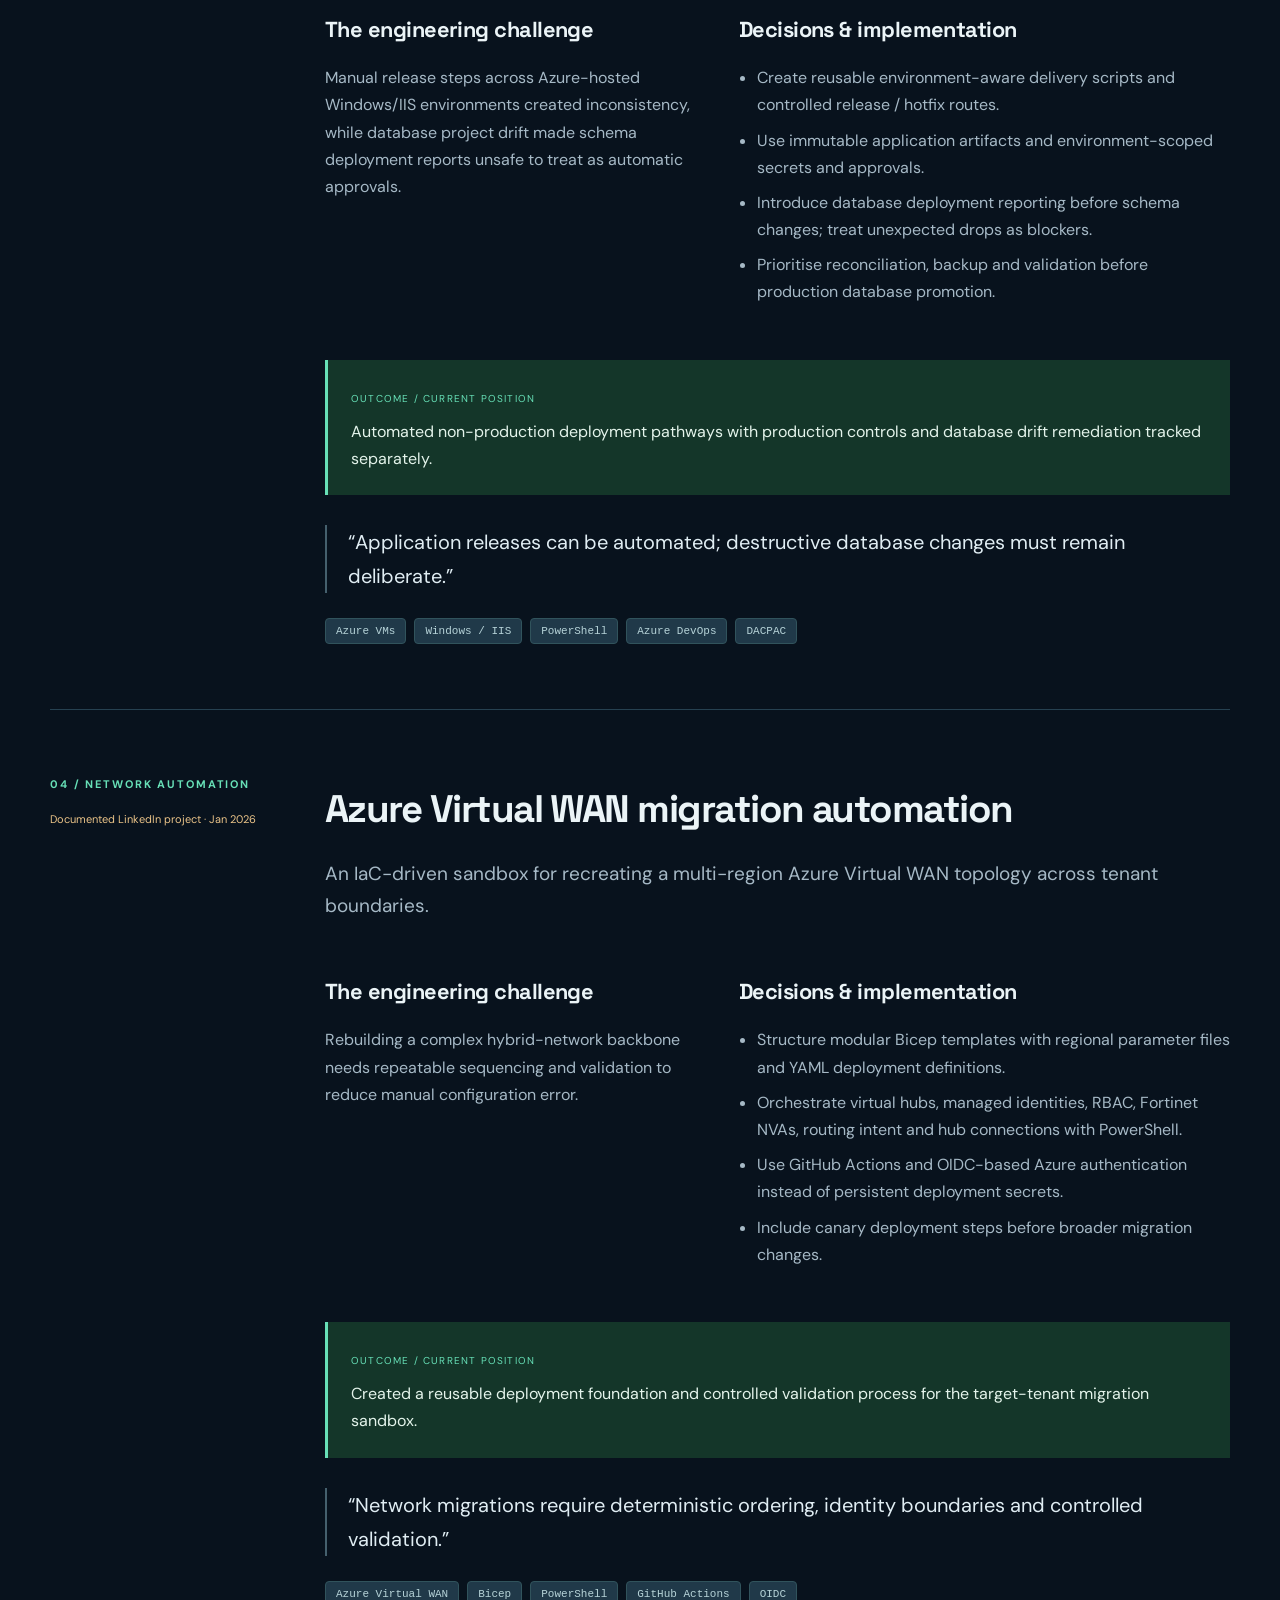
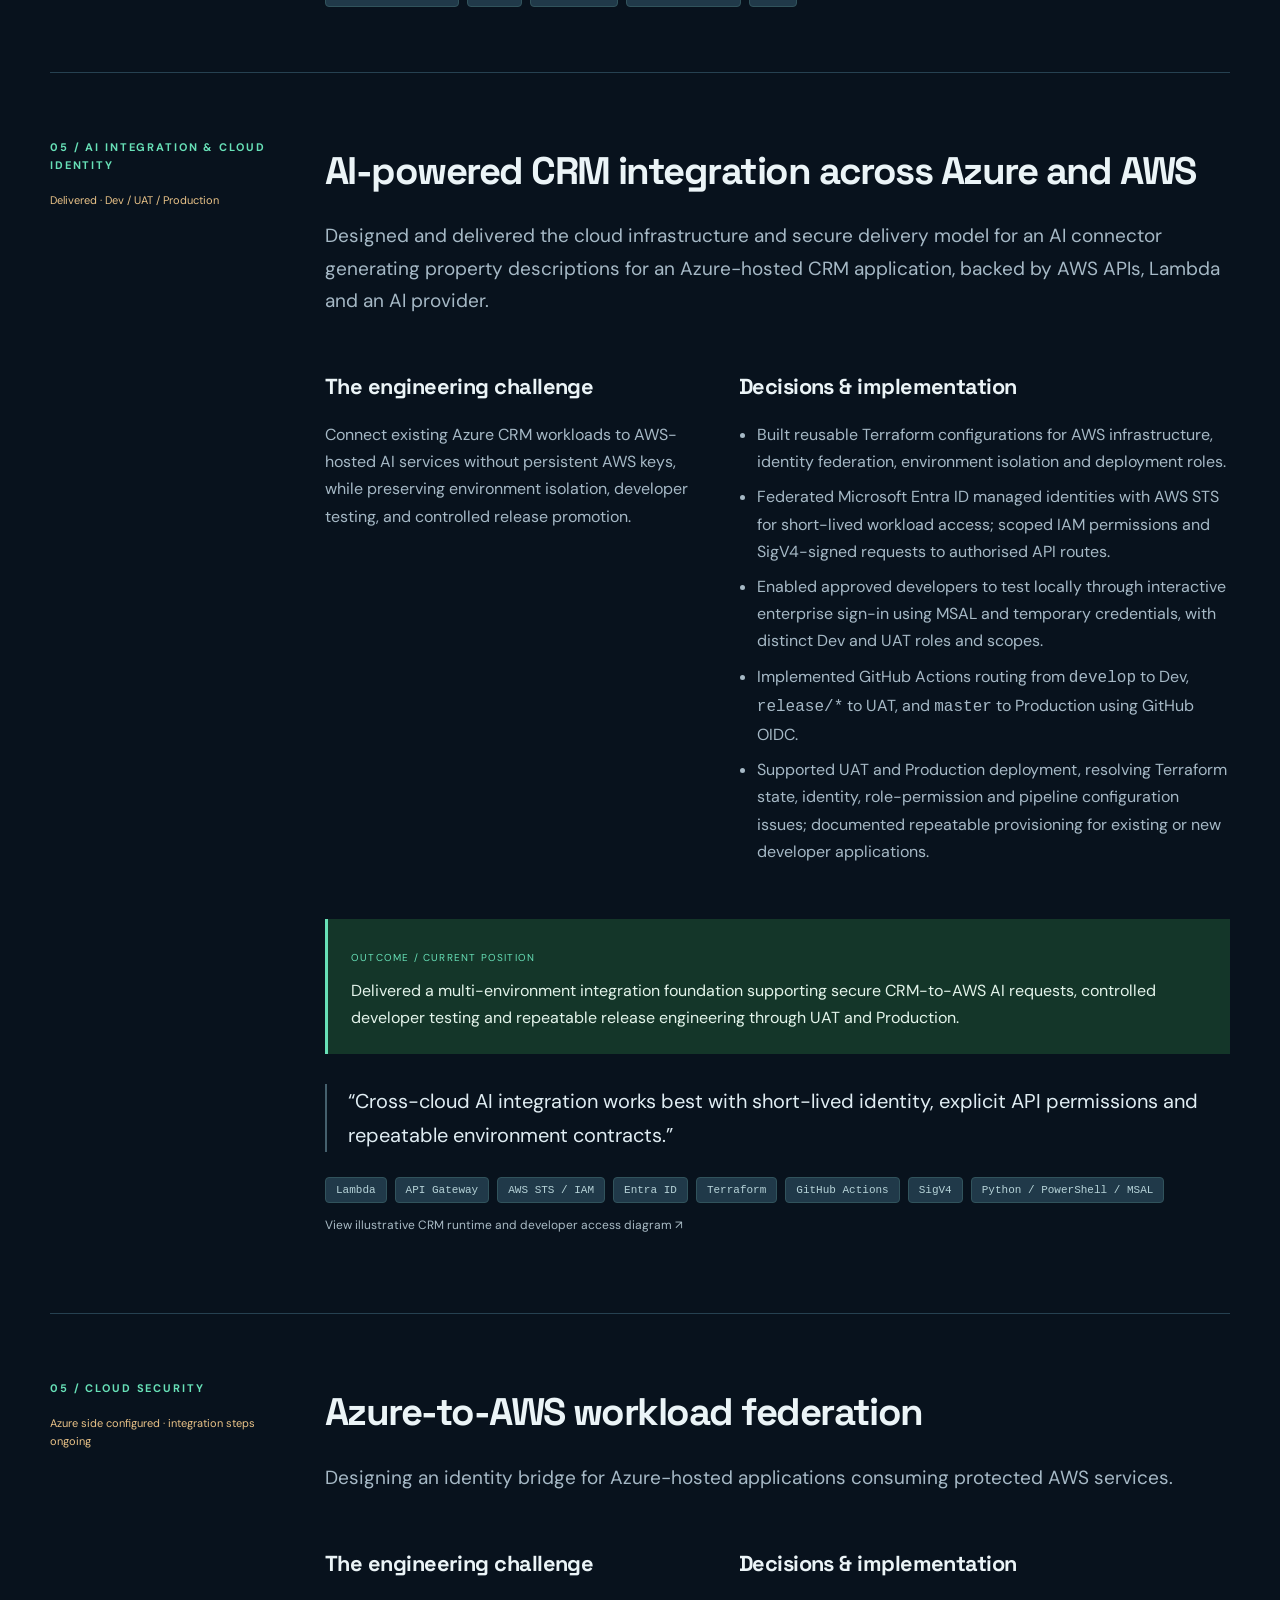
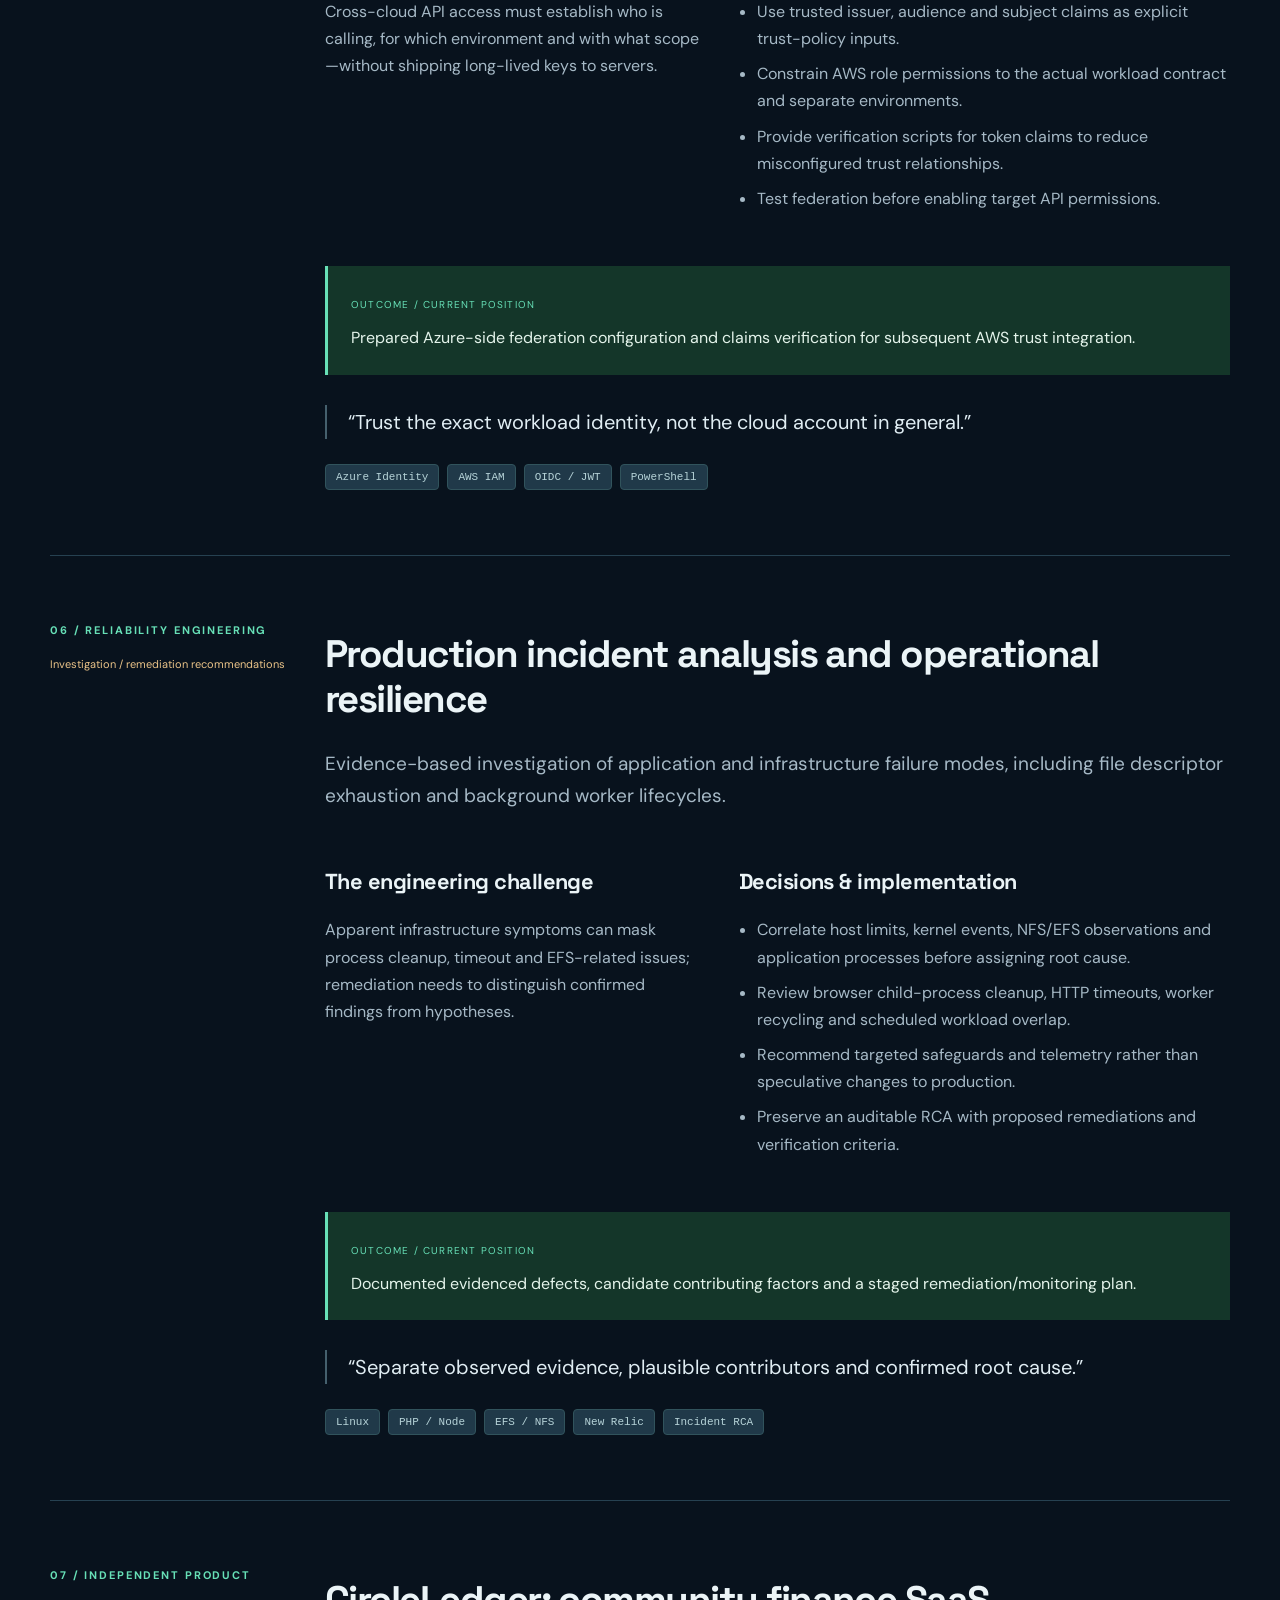
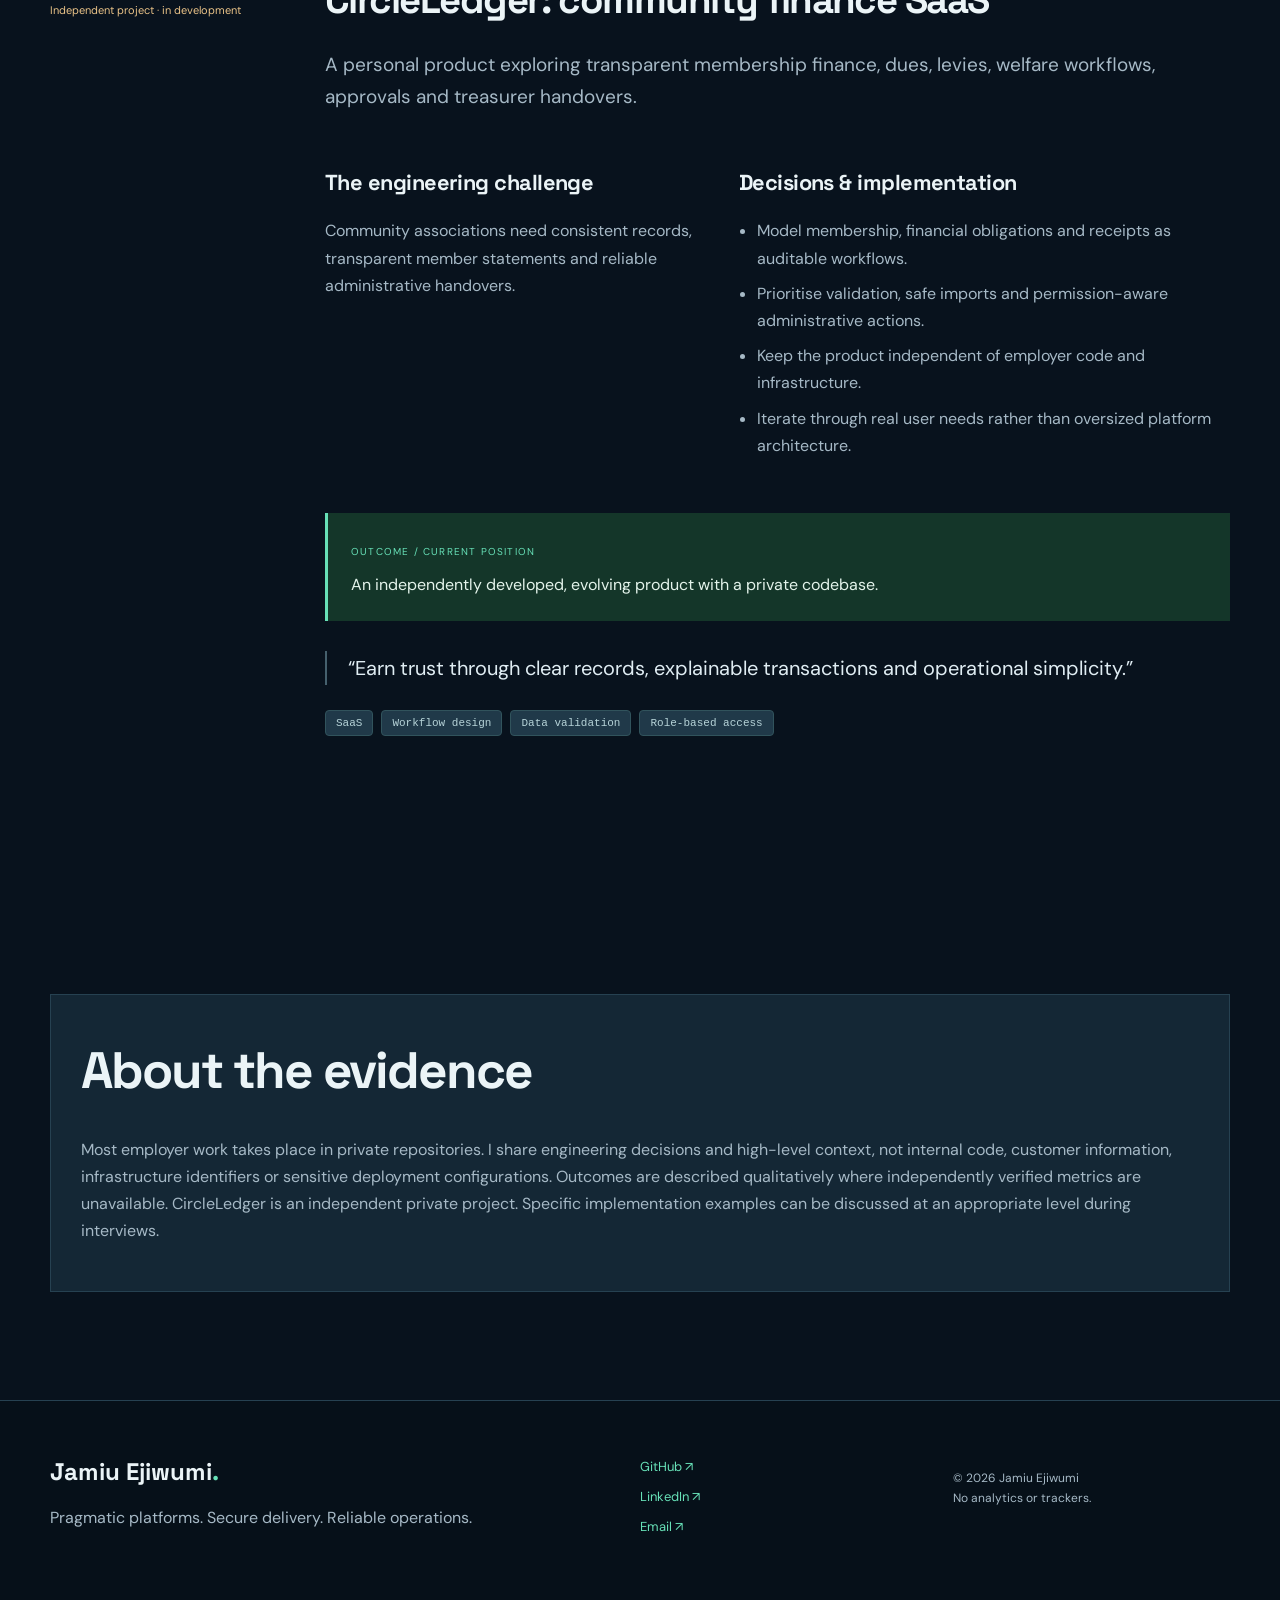
<file: work.html>
<!doctype html><html lang="en-GB"><head><meta charset="utf-8"><meta name="viewport" content="width=device-width,initial-scale=1"><meta name="description" content="Sanitised technical case studies across Terraform delivery platforms, AWS release engineering, Azure CRM, Virtual WAN, security and incident response."><meta name="theme-color" content="#07111b"><meta property="og:type" content="website"><meta property="og:title" content="Engineering case studies | Jamiu Ejiwumi"><meta property="og:description" content="Sanitised technical case studies across Terraform delivery platforms, AWS release engineering, Azure CRM, Virtual WAN, security and incident response."><meta property="og:image" content="https://jamiuejiwumi.github.io/assets/social-card.svg"><meta name="twitter:card" content="summary_large_image"><link rel="icon" type="image/svg+xml" href="assets/favicon.svg"><link rel="canonical" href="https://jamiuejiwumi.github.io/work.html"><link rel="stylesheet" href="styles.css"><script src="script.js" defer></script><title>Engineering case studies | Jamiu Ejiwumi</title><script type="application/ld+json">{"@context": "https://schema.org", "@type": "Person", "name": "Jamiu Ejiwumi", "jobTitle": "Senior DevOps & Platform Engineer", "url": "https://jamiuejiwumi.github.io/", "sameAs": ["https://github.com/JamiuEjiwumi", "https://www.linkedin.com/in/jamiuejiwumi/"], "knowsAbout": ["AWS", "Azure", "Terraform", "Kubernetes", "Platform Engineering", "CI/CD", "DevSecOps"]}</script></head><body><a class="skip" href="#main">Skip to content</a><header class="header"><div class="container navigation"><a href="index.html" class="identity"><span class="monogram">JE<span class="glyph">.</span></span><span>JAMIU <b>EJIWUMI</b></span></a><button class="menu-toggle" aria-controls="nav" aria-expanded="false" aria-label="Toggle navigation">Menu <span>☰</span></button><nav id="nav" aria-label="Primary navigation"><a class="" href="index.html">Overview</a><a class="active" href="work.html">Engineering work</a><a class="" href="experience.html">Experience</a><a class="" href="method.html">Method</a><a href="writing.html">Writing</a><a href="https://github.com/JamiuEjiwumi" target="_blank" rel="noopener noreferrer">GitHub ↗</a><a class="nav-contact" href="mailto:jamiu.ejiwumi@gmail.com">Get in touch ↗</a></nav></div></header><main id="main"><section class="page-banner container"><span class="section-count">ENGINEERING / CASE STUDIES</span><h1>Decisions behind<br><em>the delivery.</em></h1><p>Technical case studies that articulate problems, constraints, decisions, trade-offs and outcomes. These are sanitised professional summaries, not public replicas of confidential employer implementations.</p><div class="buttons"><a class="btn outline" href="evidence.html">Explore architecture &amp; reference implementations ↗</a></div></section><div class="container case-index"><a href="#platform"><span>01</span>An organisation-wide delivery foundation ↘</a><a href="#packmanager"><span>02</span>Pack Manager: controlled container releases ↘</a><a href="#crm"><span>03</span>CRM: safer Windows and database delivery ↘</a><a href="#vwan"><span>04</span>Azure Virtual WAN migration automation ↘</a><a href="#ai-crm"><span>05</span>AI-powered CRM integration across Azure and AWS ↘</a><a href="#identity"><span>06</span>Azure-to-AWS workload federation ↘</a><a href="#operations"><span>07</span>Production incident analysis and operational resilience ↘</a><a href="#circleledger"><span>08</span>CircleLedger: community finance SaaS ↘</a></div><section class="container deep-cases"><article class="deep-case" id="platform"><div class="case-sidebar"><span class="section-count">01 / PLATFORM ENGINEERING</span><span class="case-status">Implemented / evolving</span></div><div class="case-main"><h2>An organisation-wide delivery foundation</h2><p class="case-summary">A reusable platform delivery model that standardises infrastructure building blocks and CI/CD contracts while preserving application-team ownership.</p><div class="case-two"><div><h3>The engineering challenge</h3><p>Individual applications needed consistent infrastructure and delivery patterns without coupling their Terraform state, release cadence or configuration to a central monolith.</p></div><div><h3>Decisions & implementation</h3><ul><li>Separate platform-owned, versioned modules and reusable workflow templates from application-owned Terraform roots and state.</li><li>Define narrow module contracts and examples rather than force a single infrastructure blueprint.</li><li>Prefer short-lived GitHub-to-AWS federation, validated Terraform plans and approval-controlled deployment boundaries.</li><li>Design onboarding around composable patterns suitable for different AWS workloads.</li></ul></div></div><div class="case-result"><span>OUTCOME / CURRENT POSITION</span><p>A reusable module and delivery library adopted as a foundation for application onboarding and improved standardisation.</p></div><blockquote>“Keep platform standards central; keep workload state and release ownership local.”</blockquote><div class="tags"><span>Terraform</span><span>GitHub Actions</span><span>AWS</span><span>OIDC</span><span>ECS / EC2 / Lightsail</span></div></div></article><article class="deep-case" id="packmanager"><div class="case-sidebar"><span class="section-count">02 / RELEASE ENGINEERING</span><span class="case-status">Implemented / rollout staged</span></div><div class="case-main"><h2>Pack Manager: controlled container releases</h2><p class="case-summary">Moving from fragile application delivery towards immutable container images, governed environment promotion and explicit recovery paths.</p><div class="case-two"><div><h3>The engineering challenge</h3><p>Deployment processes needed stronger artifact consistency, clearer environment separation and reduced dependence on persistent cloud credentials.</p></div><div><h3>Decisions & implementation</h3><ul><li>Produce PHP and Nginx application images in CI and publish immutable images to ECR.</li><li>Use explicit artifact identity for deployment and recovery rather than rebuilding on production hosts.</li><li>Introduce GitHub OIDC and scoped AWS roles; strengthen private-by-default infrastructure.</li><li>Apply Terraform validation, deployment health checks and controlled UAT / production workflows.</li></ul></div></div><div class="case-result"><span>OUTCOME / CURRENT POSITION</span><p>Established reusable delivery and security patterns, with environment release paths implemented and validated progressively.</p></div><blockquote>“Build once; know exactly what runs; preserve a tested path back.”</blockquote><div class="tags"><span>Docker</span><span>ECR</span><span>Terraform</span><span>GitHub OIDC</span><span>GitHub Actions</span></div></div></article><article class="deep-case" id="crm"><div class="case-sidebar"><span class="section-count">03 / ENTERPRISE MODERNISATION</span><span class="case-status">Implemented / production governance ongoing</span></div><div class="case-main"><h2>CRM: safer Windows and database delivery</h2><p class="case-summary">Modernising a legacy-compatible application delivery estate without trading speed for database or release risk.</p><div class="case-two"><div><h3>The engineering challenge</h3><p>Manual release steps across Azure-hosted Windows/IIS environments created inconsistency, while database project drift made schema deployment reports unsafe to treat as automatic approvals.</p></div><div><h3>Decisions & implementation</h3><ul><li>Create reusable environment-aware delivery scripts and controlled release / hotfix routes.</li><li>Use immutable application artifacts and environment-scoped secrets and approvals.</li><li>Introduce database deployment reporting before schema changes; treat unexpected drops as blockers.</li><li>Prioritise reconciliation, backup and validation before production database promotion.</li></ul></div></div><div class="case-result"><span>OUTCOME / CURRENT POSITION</span><p>Automated non-production deployment pathways with production controls and database drift remediation tracked separately.</p></div><blockquote>“Application releases can be automated; destructive database changes must remain deliberate.”</blockquote><div class="tags"><span>Azure VMs</span><span>Windows / IIS</span><span>PowerShell</span><span>Azure DevOps</span><span>DACPAC</span></div></div></article><article class="deep-case" id="vwan"><div class="case-sidebar"><span class="section-count">04 / NETWORK AUTOMATION</span><span class="case-status">Documented LinkedIn project · Jan 2026</span></div><div class="case-main"><h2>Azure Virtual WAN migration automation</h2><p class="case-summary">An IaC-driven sandbox for recreating a multi-region Azure Virtual WAN topology across tenant boundaries.</p><div class="case-two"><div><h3>The engineering challenge</h3><p>Rebuilding a complex hybrid-network backbone needs repeatable sequencing and validation to reduce manual configuration error.</p></div><div><h3>Decisions & implementation</h3><ul><li>Structure modular Bicep templates with regional parameter files and YAML deployment definitions.</li><li>Orchestrate virtual hubs, managed identities, RBAC, Fortinet NVAs, routing intent and hub connections with PowerShell.</li><li>Use GitHub Actions and OIDC-based Azure authentication instead of persistent deployment secrets.</li><li>Include canary deployment steps before broader migration changes.</li></ul></div></div><div class="case-result"><span>OUTCOME / CURRENT POSITION</span><p>Created a reusable deployment foundation and controlled validation process for the target-tenant migration sandbox.</p></div><blockquote>“Network migrations require deterministic ordering, identity boundaries and controlled validation.”</blockquote><div class="tags"><span>Azure Virtual WAN</span><span>Bicep</span><span>PowerShell</span><span>GitHub Actions</span><span>OIDC</span></div></div></article><article class="deep-case" id="ai-crm"><div class="case-sidebar"><span class="section-count">05 / AI INTEGRATION &amp; CLOUD IDENTITY</span><span class="case-status">Delivered · Dev / UAT / Production</span></div><div class="case-main"><h2>AI-powered CRM integration across Azure and AWS</h2><p class="case-summary">Designed and delivered the cloud infrastructure and secure delivery model for an AI connector generating property descriptions for an Azure-hosted CRM application, backed by AWS APIs, Lambda and an AI provider.</p><div class="case-two"><div><h3>The engineering challenge</h3><p>Connect existing Azure CRM workloads to AWS-hosted AI services without persistent AWS keys, while preserving environment isolation, developer testing, and controlled release promotion.</p></div><div><h3>Decisions &amp; implementation</h3><ul><li>Built reusable Terraform configurations for AWS infrastructure, identity federation, environment isolation and deployment roles.</li><li>Federated Microsoft Entra ID managed identities with AWS STS for short-lived workload access; scoped IAM permissions and SigV4-signed requests to authorised API routes.</li><li>Enabled approved developers to test locally through interactive enterprise sign-in using MSAL and temporary credentials, with distinct Dev and UAT roles and scopes.</li><li>Implemented GitHub Actions routing from <code>develop</code> to Dev, <code>release/*</code> to UAT, and <code>master</code> to Production using GitHub OIDC.</li><li>Supported UAT and Production deployment, resolving Terraform state, identity, role-permission and pipeline configuration issues; documented repeatable provisioning for existing or new developer applications.</li></ul></div></div><div class="case-result"><span>OUTCOME / CURRENT POSITION</span><p>Delivered a multi-environment integration foundation supporting secure CRM-to-AWS AI requests, controlled developer testing and repeatable release engineering through UAT and Production.</p></div><blockquote>“Cross-cloud AI integration works best with short-lived identity, explicit API permissions and repeatable environment contracts.”</blockquote><div class="tags"><span>Lambda</span><span>API Gateway</span><span>AWS STS / IAM</span><span>Entra ID</span><span>Terraform</span><span>GitHub Actions</span><span>SigV4</span><span>Python / PowerShell / MSAL</span></div><p class="note"><a class="text-link" href="evidence.html#ai-connector">View illustrative CRM runtime and developer access diagram ↗</a></p></div></article><article class="deep-case" id="identity"><div class="case-sidebar"><span class="section-count">05 / CLOUD SECURITY</span><span class="case-status">Azure side configured · integration steps ongoing</span></div><div class="case-main"><h2>Azure-to-AWS workload federation</h2><p class="case-summary">Designing an identity bridge for Azure-hosted applications consuming protected AWS services.</p><div class="case-two"><div><h3>The engineering challenge</h3><p>Cross-cloud API access must establish who is calling, for which environment and with what scope—without shipping long-lived keys to servers.</p></div><div><h3>Decisions & implementation</h3><ul><li>Use trusted issuer, audience and subject claims as explicit trust-policy inputs.</li><li>Constrain AWS role permissions to the actual workload contract and separate environments.</li><li>Provide verification scripts for token claims to reduce misconfigured trust relationships.</li><li>Test federation before enabling target API permissions.</li></ul></div></div><div class="case-result"><span>OUTCOME / CURRENT POSITION</span><p>Prepared Azure-side federation configuration and claims verification for subsequent AWS trust integration.</p></div><blockquote>“Trust the exact workload identity, not the cloud account in general.”</blockquote><div class="tags"><span>Azure Identity</span><span>AWS IAM</span><span>OIDC / JWT</span><span>PowerShell</span></div></div></article><article class="deep-case" id="operations"><div class="case-sidebar"><span class="section-count">06 / RELIABILITY ENGINEERING</span><span class="case-status">Investigation / remediation recommendations</span></div><div class="case-main"><h2>Production incident analysis and operational resilience</h2><p class="case-summary">Evidence-based investigation of application and infrastructure failure modes, including file descriptor exhaustion and background worker lifecycles.</p><div class="case-two"><div><h3>The engineering challenge</h3><p>Apparent infrastructure symptoms can mask process cleanup, timeout and EFS-related issues; remediation needs to distinguish confirmed findings from hypotheses.</p></div><div><h3>Decisions & implementation</h3><ul><li>Correlate host limits, kernel events, NFS/EFS observations and application processes before assigning root cause.</li><li>Review browser child-process cleanup, HTTP timeouts, worker recycling and scheduled workload overlap.</li><li>Recommend targeted safeguards and telemetry rather than speculative changes to production.</li><li>Preserve an auditable RCA with proposed remediations and verification criteria.</li></ul></div></div><div class="case-result"><span>OUTCOME / CURRENT POSITION</span><p>Documented evidenced defects, candidate contributing factors and a staged remediation/monitoring plan.</p></div><blockquote>“Separate observed evidence, plausible contributors and confirmed root cause.”</blockquote><div class="tags"><span>Linux</span><span>PHP / Node</span><span>EFS / NFS</span><span>New Relic</span><span>Incident RCA</span></div></div></article><article class="deep-case" id="circleledger"><div class="case-sidebar"><span class="section-count">07 / INDEPENDENT PRODUCT</span><span class="case-status">Independent project · in development</span></div><div class="case-main"><h2>CircleLedger: community finance SaaS</h2><p class="case-summary">A personal product exploring transparent membership finance, dues, levies, welfare workflows, approvals and treasurer handovers.</p><div class="case-two"><div><h3>The engineering challenge</h3><p>Community associations need consistent records, transparent member statements and reliable administrative handovers.</p></div><div><h3>Decisions & implementation</h3><ul><li>Model membership, financial obligations and receipts as auditable workflows.</li><li>Prioritise validation, safe imports and permission-aware administrative actions.</li><li>Keep the product independent of employer code and infrastructure.</li><li>Iterate through real user needs rather than oversized platform architecture.</li></ul></div></div><div class="case-result"><span>OUTCOME / CURRENT POSITION</span><p>An independently developed, evolving product with a private codebase.</p></div><blockquote>“Earn trust through clear records, explainable transactions and operational simplicity.”</blockquote><div class="tags"><span>SaaS</span><span>Workflow design</span><span>Data validation</span><span>Role-based access</span></div></div></article></section><section class="section container"><div class="privacy"><h2>About the evidence</h2><p>Most employer work takes place in private repositories. I share engineering decisions and high-level context, not internal code, customer information, infrastructure identifiers or sensitive deployment configurations. Outcomes are described qualitatively where independently verified metrics are unavailable. CircleLedger is an independent private project. Specific implementation examples can be discussed at an appropriate level during interviews.</p></div></section></main><footer class="footer"><div class="container foot-grid"><div><a href="index.html" class="foot-brand">Jamiu Ejiwumi<span class="glyph">.</span></a><p>Pragmatic platforms. Secure delivery. Reliable operations.</p></div><div class="foot-links"><a href="https://github.com/JamiuEjiwumi" target="_blank" rel="noopener noreferrer">GitHub ↗</a><a href="https://www.linkedin.com/in/jamiuejiwumi/" target="_blank" rel="noopener noreferrer">LinkedIn ↗</a><a href="mailto:jamiu.ejiwumi@gmail.com">Email ↗</a></div><p class="foot-end">© <span id="year">2026</span> Jamiu Ejiwumi<br>No analytics or trackers.</p></div></footer></body></html>
</file>
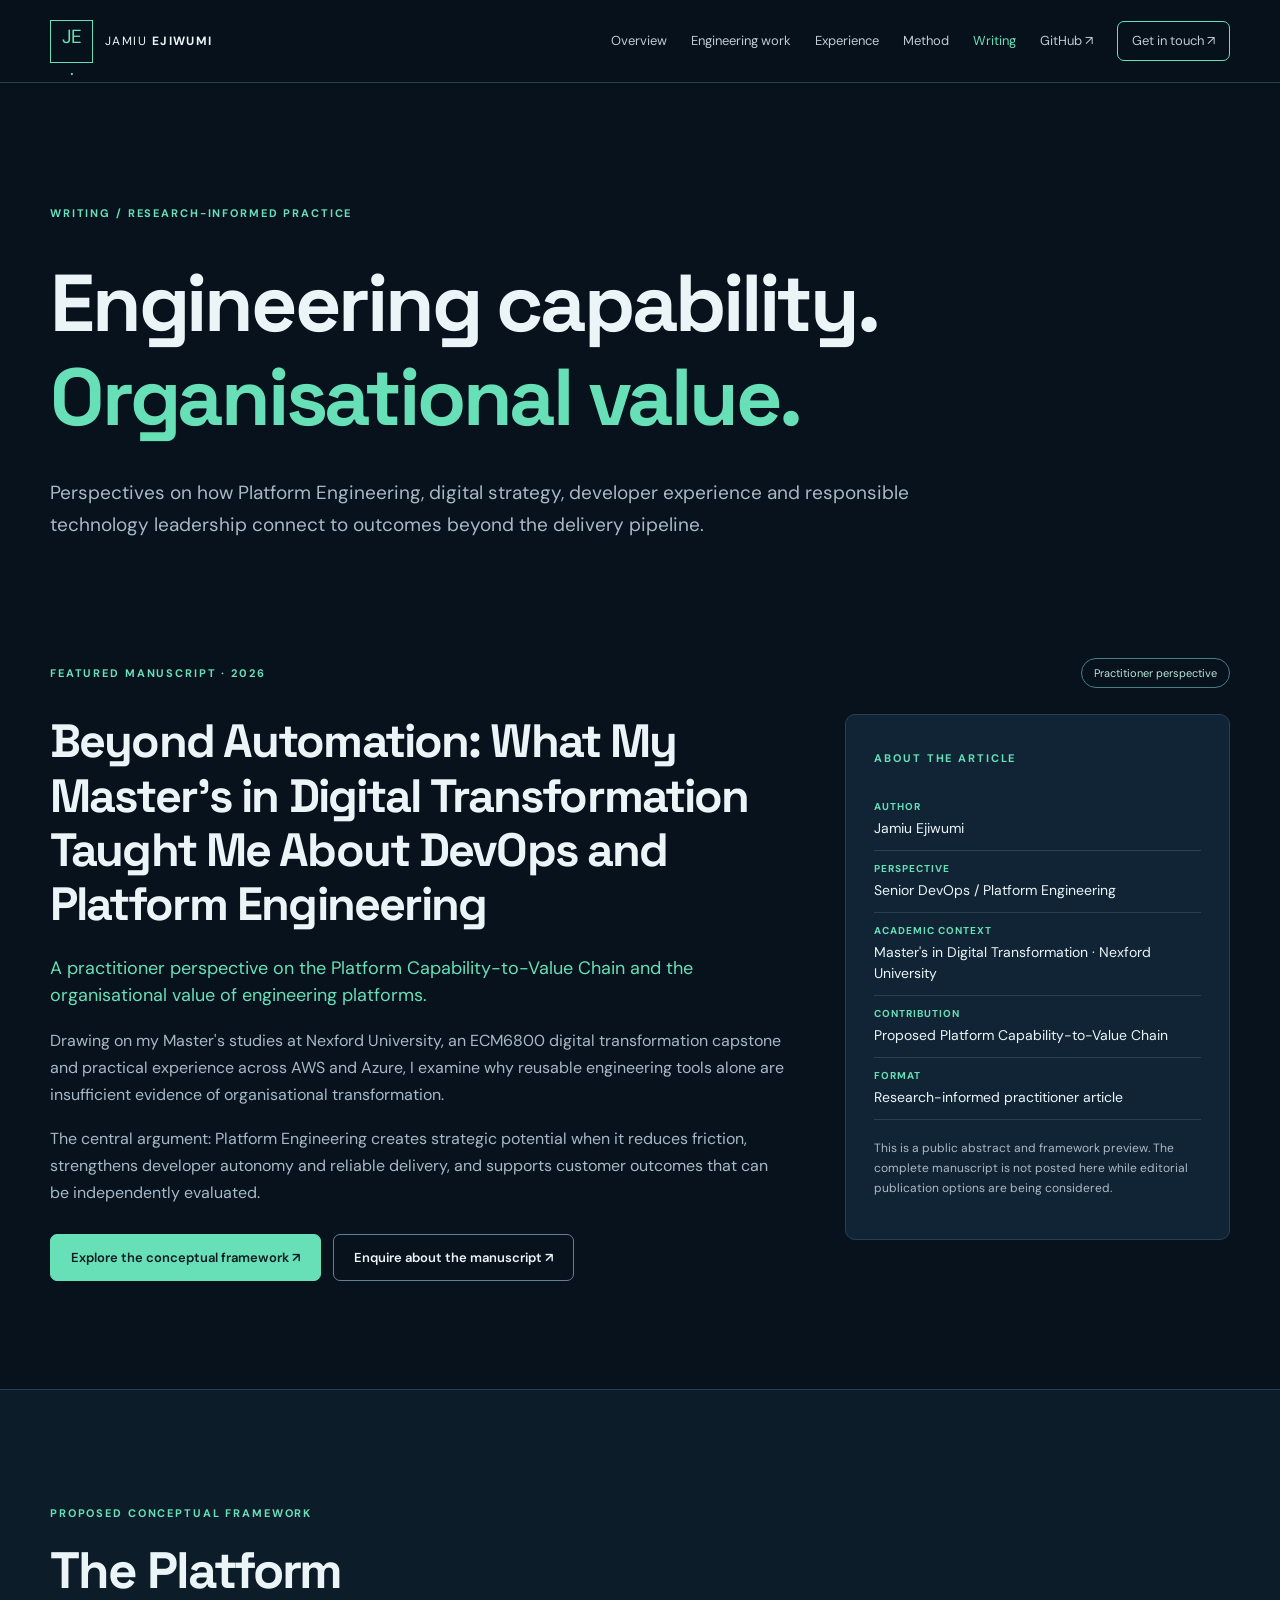
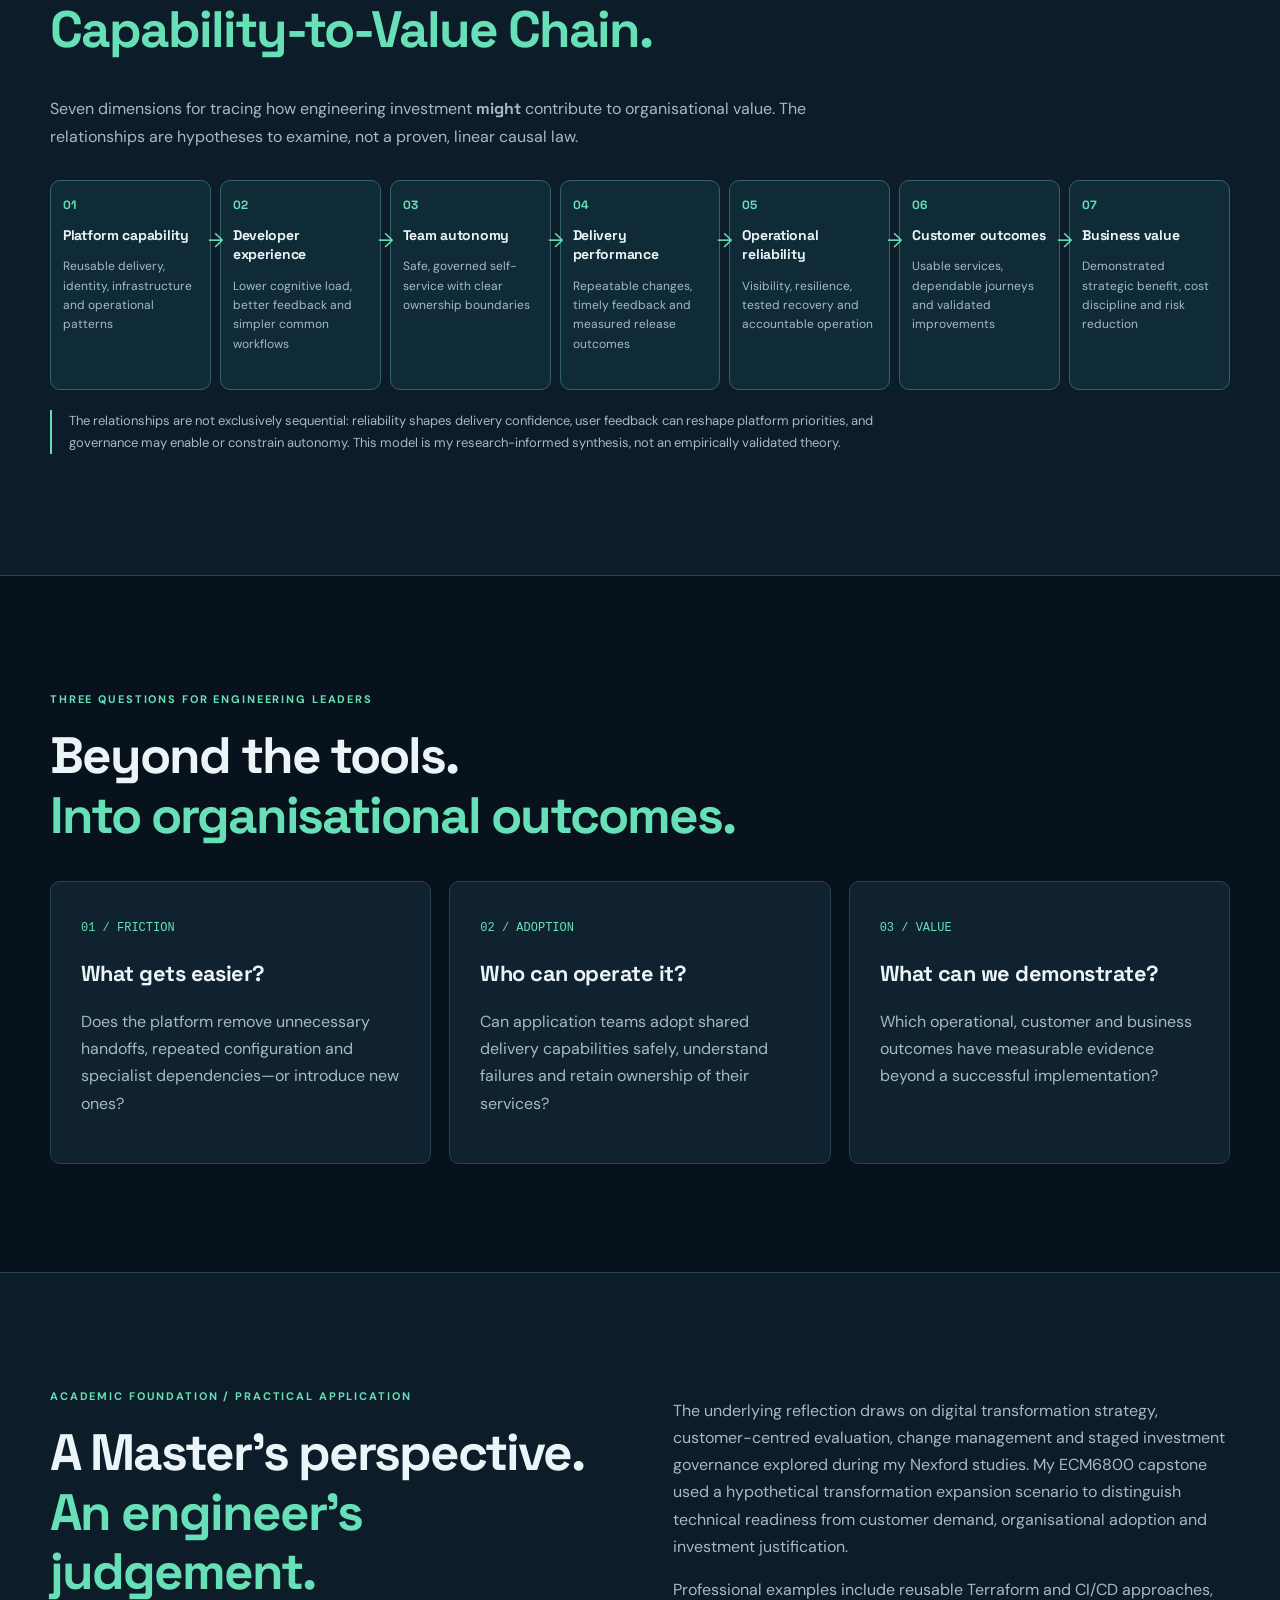
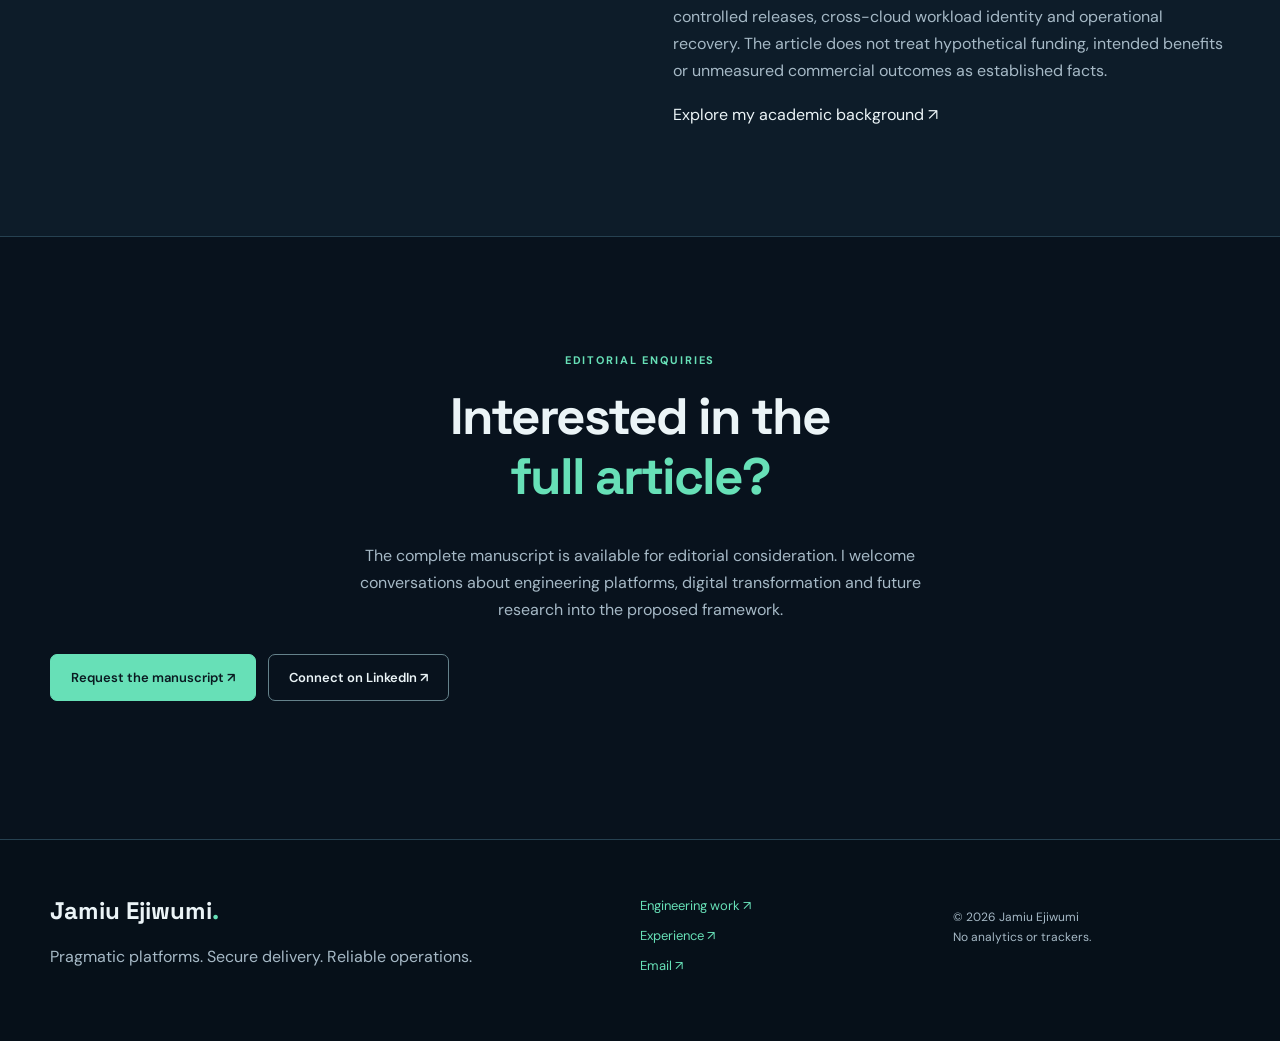
<file: writing.html>
<!doctype html>
<html lang="en-GB">
<head>
<meta charset="utf-8">
<meta name="viewport" content="width=device-width,initial-scale=1">
<meta name="description" content="Writing and research-informed perspectives by Jamiu Ejiwumi on Platform Engineering, Digital Transformation, developer experience and organisational value.">
<meta name="theme-color" content="#07111b">
<meta property="og:type" content="website">
<meta property="og:title" content="Writing & Research | Jamiu Ejiwumi">
<meta property="og:description" content="Beyond Automation — a practitioner perspective on how platform capabilities can support developer experience, reliability and digital transformation.">
<meta property="og:image" content="https://jamiuejiwumi.github.io/assets/social-card.svg">
<meta name="twitter:card" content="summary_large_image">
<link rel="icon" type="image/svg+xml" href="assets/favicon.svg">
<link rel="canonical" href="https://jamiuejiwumi.github.io/writing.html">
<link rel="stylesheet" href="styles.css">
<script src="script.js" defer></script>
<title>Writing &amp; Research | Jamiu Ejiwumi</title>
</head>
<body>
<a class="skip" href="#main">Skip to content</a>
<header class="header"><div class="container navigation"><a href="index.html" class="identity"><span class="monogram">JE<span class="glyph">.</span></span><span>JAMIU <b>EJIWUMI</b></span></a><button class="menu-toggle" aria-controls="nav" aria-expanded="false" aria-label="Toggle navigation">Menu <span>☰</span></button><nav id="nav" aria-label="Primary navigation"><a href="index.html">Overview</a><a href="work.html">Engineering work</a><a href="experience.html">Experience</a><a href="method.html">Method</a><a class="active" aria-current="page" href="writing.html">Writing</a><a href="https://github.com/JamiuEjiwumi" target="_blank" rel="noopener noreferrer">GitHub ↗</a><a class="nav-contact" href="mailto:jamiu.ejiwumi@gmail.com">Get in touch ↗</a></nav></div></header>
<main id="main">
<section class="page-banner container writing-banner">
<span class="section-count">WRITING / RESEARCH-INFORMED PRACTICE</span>
<h1>Engineering capability.<br><em>Organisational value.</em></h1>
<p>Perspectives on how Platform Engineering, digital strategy, developer experience and responsible technology leadership connect to outcomes beyond the delivery pipeline.</p>
</section>
<section class="section container writing-feature" aria-labelledby="featured-article">
<div class="writing-feature-header"><span class="micro">FEATURED MANUSCRIPT · 2026</span><span class="writing-status">Practitioner perspective</span></div>
<div class="writing-feature-grid"><div>
<h2 id="featured-article">Beyond Automation: What My Master's in Digital Transformation Taught Me About DevOps and Platform Engineering</h2>
<p class="writing-deck">A practitioner perspective on the Platform Capability-to-Value Chain and the organisational value of engineering platforms.</p>
<p>Drawing on my Master's studies at Nexford University, an ECM6800 digital transformation capstone and practical experience across AWS and Azure, I examine why reusable engineering tools alone are insufficient evidence of organisational transformation.</p>
<p>The central argument: Platform Engineering creates strategic potential when it reduces friction, strengthens developer autonomy and reliable delivery, and supports customer outcomes that can be independently evaluated.</p>
<div class="writing-actions"><a class="btn primary" href="#framework">Explore the conceptual framework ↗</a><a class="btn outline" href="mailto:jamiu.ejiwumi@gmail.com?subject=Beyond%20Automation%20-%20Editorial%20enquiry">Enquire about the manuscript ↗</a></div>
</div>
<aside class="writing-context" aria-label="Article context"><span class="micro">ABOUT THE ARTICLE</span><dl><div><dt>Author</dt><dd>Jamiu Ejiwumi</dd></div><div><dt>Perspective</dt><dd>Senior DevOps / Platform Engineering</dd></div><div><dt>Academic context</dt><dd>Master's in Digital Transformation · Nexford University</dd></div><div><dt>Contribution</dt><dd>Proposed Platform Capability-to-Value Chain</dd></div><div><dt>Format</dt><dd>Research-informed practitioner article</dd></div></dl><p class="note">This is a public abstract and framework preview. The complete manuscript is not posted here while editorial publication options are being considered.</p></aside>
</div>
</section>
<section class="section section-contrast" id="framework" aria-labelledby="chain-heading">
<div class="container">
<div class="section-top"><span class="section-count">PROPOSED CONCEPTUAL FRAMEWORK</span><h2 id="chain-heading">The Platform<br><em>Capability-to-Value Chain.</em></h2><p>Seven dimensions for tracing how engineering investment <strong>might</strong> contribute to organisational value. The relationships are hypotheses to examine, not a proven, linear causal law.</p></div>
<ol class="value-chain" aria-label="Seven dimensions of the Platform Capability-to-Value Chain">
<li><span class="chain-index">01</span><div><strong>Platform capability</strong><small>Reusable delivery, identity, infrastructure and operational patterns</small></div></li>
<li><span class="chain-index">02</span><div><strong>Developer experience</strong><small>Lower cognitive load, better feedback and simpler common workflows</small></div></li>
<li><span class="chain-index">03</span><div><strong>Team autonomy</strong><small>Safe, governed self-service with clear ownership boundaries</small></div></li>
<li><span class="chain-index">04</span><div><strong>Delivery performance</strong><small>Repeatable changes, timely feedback and measured release outcomes</small></div></li>
<li><span class="chain-index">05</span><div><strong>Operational reliability</strong><small>Visibility, resilience, tested recovery and accountable operation</small></div></li>
<li><span class="chain-index">06</span><div><strong>Customer outcomes</strong><small>Usable services, dependable journeys and validated improvements</small></div></li>
<li><span class="chain-index">07</span><div><strong>Business value</strong><small>Demonstrated strategic benefit, cost discipline and risk reduction</small></div></li>
</ol>
<p class="writing-framework-note">The relationships are not exclusively sequential: reliability shapes delivery confidence, user feedback can reshape platform priorities, and governance may enable or constrain autonomy. This model is my research-informed synthesis, not an empirically validated theory.</p>
</div>
</section>
<section class="section container" aria-labelledby="themes-heading">
<div class="section-top"><span class="section-count">THREE QUESTIONS FOR ENGINEERING LEADERS</span><h2 id="themes-heading">Beyond the tools.<br><em>Into organisational outcomes.</em></h2></div>
<div class="three-values writing-themes">
<div><span class="value-num">01 / FRICTION</span><h3>What gets easier?</h3><p>Does the platform remove unnecessary handoffs, repeated configuration and specialist dependencies—or introduce new ones?</p></div>
<div><span class="value-num">02 / ADOPTION</span><h3>Who can operate it?</h3><p>Can application teams adopt shared delivery capabilities safely, understand failures and retain ownership of their services?</p></div>
<div><span class="value-num">03 / VALUE</span><h3>What can we demonstrate?</h3><p>Which operational, customer and business outcomes have measurable evidence beyond a successful implementation?</p></div>
</div>
</section>
<section class="section section-contrast" aria-labelledby="academic-heading"><div class="container writing-academic">
<div><span class="section-count">ACADEMIC FOUNDATION / PRACTICAL APPLICATION</span><h2 id="academic-heading">A Master's perspective.<br><em>An engineer's judgement.</em></h2></div>
<div><p>The underlying reflection draws on digital transformation strategy, customer-centred evaluation, change management and staged investment governance explored during my Nexford studies. My ECM6800 capstone used a hypothetical transformation expansion scenario to distinguish technical readiness from customer demand, organisational adoption and investment justification.</p><p>Professional examples include reusable Terraform and CI/CD approaches, controlled releases, cross-cloud workload identity and operational recovery. The article does not treat hypothetical funding, intended benefits or unmeasured commercial outcomes as established facts.</p><a class="text-link" href="experience.html#credentials">Explore my academic background ↗</a></div>
</div></section>
<section class="section container cta"><span class="section-count">EDITORIAL ENQUIRIES</span><h2>Interested in the<br><em>full article?</em></h2><p>The complete manuscript is available for editorial consideration. I welcome conversations about engineering platforms, digital transformation and future research into the proposed framework.</p><div class="buttons"><a class="btn primary" href="mailto:jamiu.ejiwumi@gmail.com?subject=Beyond%20Automation%20-%20Manuscript%20request">Request the manuscript ↗</a><a class="btn outline" href="https://www.linkedin.com/in/jamiuejiwumi/" target="_blank" rel="noopener noreferrer">Connect on LinkedIn ↗</a></div></section>
</main>
<footer class="footer"><div class="container foot-grid"><div><a href="index.html" class="foot-brand">Jamiu Ejiwumi<span class="glyph">.</span></a><p>Pragmatic platforms. Secure delivery. Reliable operations.</p></div><div class="foot-links"><a href="work.html">Engineering work ↗</a><a href="experience.html">Experience ↗</a><a href="mailto:jamiu.ejiwumi@gmail.com">Email ↗</a></div><p class="foot-end">© <span id="year">2026</span> Jamiu Ejiwumi<br>No analytics or trackers.</p></div></footer>
</body>
</html>
</file>
<file: styles.css>
@import url('https://fonts.googleapis.com/css2?family=DM+Sans:wght@400;500;600;700&family=Space+Grotesk:wght@400;500;600;700&display=swap');
:root{--bg:#08121d;--bg2:#0d1c29;--panel:#112435;--line:#264151;--text:#ebf4f7;--muted:#a6b9c6;--accent:#67e0b7;--gold:#eac388}*{box-sizing:border-box}html{scroll-behavior:smooth}body{margin:0;color:var(--text);background:var(--bg);font:16px/1.7 'DM Sans',Arial,sans-serif}a{color:inherit;text-decoration:none}a:focus-visible,button:focus-visible{outline:3px solid var(--accent);outline-offset:4px}p{color:var(--muted)}h1,h2,h3,strong{font-family:'Space Grotesk',sans-serif}h1,h2,h3{line-height:1.16;letter-spacing:-.04em}h1{font-size:clamp(3.25rem,6.3vw,6.5rem);margin:.4em 0}h2{font-size:clamp(2.1rem,4vw,4rem);margin:.3em 0 .7em}h3{font-size:1.36rem;letter-spacing:-.025em}em{font-style:normal;color:var(--accent)}.container{width:min(1180px,calc(100% - 48px));margin:auto}.skip{position:absolute;left:-9999px}.skip:focus{left:20px;top:10px;background:white;color:#111;z-index:100}.header{position:sticky;top:0;z-index:12;background:#08121df0;backdrop-filter:blur(18px);border-bottom:1px solid var(--line)}.navigation{min-height:82px;display:flex;align-items:center;justify-content:space-between;gap:22px}.identity{display:flex;align-items:center;gap:12px;font-size:12px;letter-spacing:.12em}.monogram{display:grid;place-items:center;width:43px;height:43px;border:1px solid var(--accent);color:var(--accent);font-size:19px;letter-spacing:-.06em}.glyph{color:var(--accent)}nav{display:flex;align-items:center;gap:24px}nav a{font-size:13px;color:#bfccd4}nav a:hover,nav a.active{color:var(--accent)}.nav-contact{border:1px solid var(--accent);border-radius:7px;padding:8px 14px}.menu-toggle{display:none}.ambient{background:radial-gradient(ellipse at 85% 5%,#1b4b49 0,transparent 43%),linear-gradient(180deg,#0b1a26,#08121d)}.hero{padding:110px 0 90px;display:grid;grid-template-columns:1.08fr .92fr;align-items:center;gap:45px}.lead{font-size:19px;max-width:660px;line-height:1.8}.lead strong{color:white}.eyebrow,.section-count,.micro,.label{font-size:11px;font-weight:700;letter-spacing:.17em;color:var(--accent)}.pulse{display:inline-block;width:8px;height:8px;border-radius:100%;background:var(--accent);margin-right:9px;box-shadow:0 0 14px var(--accent)}.buttons{display:flex;align-items:center;gap:12px;flex-wrap:wrap;margin:30px 0}.btn{display:inline-flex;align-items:center;justify-content:center;min-height:47px;padding:12px 20px;border-radius:7px;font:600 13px 'DM Sans';cursor:pointer;transition:transform .2s}.btn:hover{transform:translateY(-2px)}.primary{background:var(--accent);color:#0a1a21;border:1px solid var(--accent)}.outline{border:1px solid #65828b;color:var(--text);background:transparent}.hero-stats{display:flex;gap:25px;margin-top:48px;flex-wrap:wrap}.hero-stats>div{border-left:1px solid var(--line);padding-left:18px}.hero-stats strong{display:block;font-size:18px}.hero-stats span{font-size:12px;color:var(--muted)}.hero-display{border:1px solid #28505b;background:#0c1b28;box-shadow:0 30px 90px #0007;border-radius:12px;overflow:hidden;transform:perspective(1400px) rotateY(-4deg)}.terminal-header{display:flex;justify-content:space-between;gap:10px;padding:17px 21px;background:#142938;border-bottom:1px solid var(--line);font:11px monospace;color:var(--muted)}.lights i{display:inline-block;background:#c17668;width:8px;height:8px;border-radius:50%;margin-right:5px}.lights i:nth-child(2){background:var(--gold)}.lights i:nth-child(3){background:var(--accent)}.online{color:var(--accent)}.code-window{padding:35px 22px;font:14px/2.4 monospace}.line-no{color:#54717b;margin-right:23px}.teal{color:var(--accent)}.flow-line{border-top:1px solid var(--line);padding:22px;display:flex;justify-content:space-between;font:10px monospace;letter-spacing:.04em}.flow-line b{color:var(--accent)}.terminal-caption{padding:0 22px 23px;font:10px monospace;color:#7f9ba8}.ticker{background:#102634;border-block:1px solid var(--line)}.ticker .container{display:flex;justify-content:space-between;gap:20px;flex-wrap:wrap;padding:19px 0;font:11px monospace;color:#c1d0d8}.section{padding-block:108px}.section-top{max-width:770px}.three-values,.capability-grid,.credential-grid{display:grid;grid-template-columns:repeat(3,1fr);gap:18px}.three-values>div,.capability-grid>div,.credential-feature{padding:30px;border:1px solid var(--line);background:#102230;border-radius:10px}.value-num{font:12px monospace;color:var(--accent)}.section-contrast{background:var(--bg2);border-block:1px solid var(--line)}.section-headline{display:flex;justify-content:space-between;align-items:end;gap:30px;margin-bottom:24px}.work-grid{display:grid;grid-template-columns:repeat(2,minmax(0,1fr));gap:20px}.work-card{background:#112839;border:1px solid #355364;border-radius:12px;padding:31px;min-height:320px;display:flex;flex-direction:column;transition:transform .2s,border-color .2s}.work-card:hover{transform:translateY(-5px);border-color:var(--accent)}.card-top{display:flex;justify-content:space-between}.arrow,.view-link{color:var(--accent)}.work-card h3{font-size:24px;margin:30px 0 8px}.work-card p{margin:0 0 22px}.tags{display:flex;gap:8px;flex-wrap:wrap;margin-top:auto}.tags span{font:11px monospace;background:#203949;color:#b6d3d8;border:1px solid #31535c;border-radius:4px;padding:6px 10px}.view-link{display:block;margin-top:28px;font-size:12px;font-weight:700}.split-section{display:grid;grid-template-columns:1fr 1fr;gap:50px;align-items:center}.check-list>div{padding:17px 0;border-bottom:1px solid var(--line);display:flex;gap:17px}.check-list b{color:var(--accent)}.cta{text-align:center}.cta p{max-width:620px;margin-inline:auto}.footer{border-top:1px solid var(--line);background:#061019;padding:55px 0}.foot-grid{display:grid;grid-template-columns:2fr 1fr 1fr;gap:35px}.foot-brand{font:700 24px 'Space Grotesk'}.foot-links{display:flex;flex-direction:column;gap:8px}.foot-links a{color:var(--accent);font-size:13px}.foot-end{font-size:12px}.page-banner{padding-block:115px 65px}.page-banner p{font-size:19px;max-width:800px}.case-index{display:grid;grid-template-columns:1fr 1fr;gap:8px;padding-bottom:55px}.case-index a{border-bottom:1px solid var(--line);padding:14px 0;color:#d7e4eb;font-size:14px}.case-index span{color:var(--accent);margin-right:16px;font:11px monospace}.deep-cases{padding-bottom:85px}.deep-case{padding:65px 0;border-top:1px solid var(--line);display:grid;grid-template-columns:235px 1fr;gap:40px;scroll-margin-top:95px}.case-sidebar{display:flex;flex-direction:column;gap:16px}.case-status{font-size:11px;color:var(--gold)}.case-main h2{font-size:clamp(2rem,3vw,3.1rem)}.case-summary{font-size:19px}.case-two{display:grid;grid-template-columns:1fr 1.3fr;gap:36px;margin-top:35px}.case-two ul,.exp-body ul{padding-left:18px;color:var(--muted)}li{padding-bottom:8px}.case-result{padding:23px;background:#143629;border-left:3px solid var(--accent);margin:30px 0}.case-result span{color:var(--accent);font-size:10px;letter-spacing:.12em}.case-result p{color:#e4f4eb;margin:8px 0 0}.deep-case blockquote{border-left:2px solid #45606d;margin:25px 0;padding-left:21px;color:#e0edf3;font-size:20px}.privacy,.career-note{padding:30px;background:#142735;border:1px solid var(--line)}.experience-long{padding-bottom:80px}.experience-long article{display:grid;grid-template-columns:290px 1fr;gap:40px;padding:39px 0;border-top:1px solid var(--line)}.experience-date h2{font-size:24px;margin:12px 0}.experience-date p{margin:2px 0}.exp-body h3{margin-top:0}.credential-grid{grid-template-columns:repeat(2,1fr)}.credential-feature h3{font-size:24px}.credential-feature a{color:var(--accent);font-size:13px}.method-grid{display:grid;grid-template-columns:repeat(3,1fr);gap:16px}.method-grid>div{padding:30px;border:1px solid var(--line);background:#102737}.method-grid>div>span{color:var(--accent);font:11px monospace}.architecture{display:flex;align-items:center;gap:10px;justify-content:space-between;flex-wrap:wrap}.arch-stage{flex:1;min-width:150px;padding:24px;background:#122a39;border:1px solid var(--line);border-radius:7px}.arch-stage strong,.arch-stage span{display:block}.arch-stage span{font-size:12px;color:var(--muted)}.arch-arrow{color:var(--accent)}.note,.caveat{font-size:12px;color:#a9bbc5}.print-body{max-width:920px;padding-bottom:100px}.print-body h2{font-size:23px;margin-top:33px}.print-body h3{font-size:18px}.menu-toggle{border:1px solid var(--line);background:transparent;color:var(--text);padding:8px 13px;border-radius:5px}@media(max-width:900px){.hero,.split-section,.deep-case,.experience-long article{grid-template-columns:1fr}.hero{padding-top:70px}.hero-display{transform:none}.three-values,.capability-grid,.method-grid{grid-template-columns:repeat(2,1fr)}.deep-case{gap:12px}.case-sidebar{flex-direction:row;justify-content:space-between}.foot-grid{grid-template-columns:1fr 1fr}}@media(max-width:670px){.container{width:min(100% - 34px,1180px)}h1{font-size:clamp(2.9rem,11vw,4rem)}.navigation{min-height:68px}.menu-toggle{display:block}nav{display:none;position:absolute;left:0;right:0;top:68px;flex-direction:column;align-items:stretch;gap:0;background:#0b1b29;padding:10px 20px 20px;border-bottom:1px solid var(--line)}nav.open{display:flex}nav a{padding:11px}.hero{padding:55px 0}.section{padding-block:65px}.hero-stats{gap:15px}.three-values,.capability-grid,.method-grid,.credential-grid,.work-grid,.case-index,.case-two,.foot-grid{grid-template-columns:1fr}.section-headline{display:block}.page-banner{padding-block:70px 35px}.code-window{font-size:11px}.hero-display{max-width:100%}.terminal-header{font-size:9px}.foot-grid{gap:12px}.ticker .container{justify-content:flex-start}}@media(prefers-reduced-motion:reduce){*,*:before,*:after{scroll-behavior:auto!important;transition:none!important}}@media print{*{color:#111!important;box-shadow:none!important;background:white!important}.header,.footer,.no-print,.menu-toggle{display:none!important}.container{width:100%}.page-banner{padding:0}.print-body{padding:0}.print-body h2{margin-top:20px}p,li{font-size:10.5pt}h1{font-size:28pt}h2{font-size:15pt}a{text-decoration:none}}

/* Portfolio polish: resilient responsive layout and accessible interactions */
html{scroll-padding-top:100px}
body{overflow-wrap:break-word}
main,section,.container,.work-card,.deep-case,.case-main{min-width:0}
img,svg,video{max-width:100%;height:auto}
a,button{-webkit-tap-highlight-color:transparent}
a:focus-visible,button:focus-visible{outline:3px solid var(--accent);outline-offset:4px;border-radius:4px}
.work-card,.credential-feature,.deep-case{transition:border-color .2s ease,box-shadow .2s ease}
.work-card:hover,.work-card:focus-visible{border-color:var(--accent);box-shadow:0 14px 45px rgba(0,0,0,.18)}
::selection{background:var(--accent);color:#08121d}
@media(max-width:1050px) and (min-width:671px){.navigation{gap:12px}.navigation nav{gap:12px}.navigation nav a{font-size:12px}.identity{letter-spacing:.06em}}
@media(max-width:670px){
  .navigation{position:relative}
  .navigation nav{left:-17px;right:-17px;top:100%;padding:12px 18px 18px;max-height:calc(100dvh - 68px);overflow-y:auto;box-shadow:0 24px 40px rgba(0,0,0,.35)}
  .navigation nav a{display:block;min-height:44px}
  .menu-toggle{min-height:44px;min-width:60px}
  .buttons .btn{max-width:100%}
  .hero-stats{margin-top:30px}
  .code-window,.flow-line{overflow-x:auto}
  .case-sidebar{flex-wrap:wrap;gap:8px}
  .credential-feature,.method-grid>div{padding:22px}
}
@media(prefers-reduced-motion:reduce){html{scroll-behavior:auto}.work-card,.credential-feature,.deep-case{transition:none}}

/* Professional recognition: understated editorial treatment */
.recognition-grid{display:grid;grid-template-columns:.9fr 1.1fr;gap:18px;margin-top:32px}
.recognition-highlight{padding:34px;border:1px solid rgba(103,224,183,.42);border-radius:10px;background:linear-gradient(140deg,#143c40,#102737 68%)}
.recognition-highlight h3{font-size:clamp(1.7rem,3vw,2.6rem);margin:20px 0 12px}
.recognition-highlight p{color:#cddfe2}
.recognition-source{display:block;color:#a9c3c8;font-size:12px;border-top:1px solid var(--line);padding-top:20px;margin-top:24px}
.recognition-details{display:grid;gap:12px}
.recognition-details>div{padding:19px 23px;border:1px solid var(--line);border-radius:8px;background:var(--panel)}
.recognition-details strong{font-size:16px}
.recognition-details p{margin:7px 0 0;font-size:14px}
.recognition-teaser{display:flex;flex-direction:column;gap:7px;margin-top:26px;padding:22px 24px;border:1px solid var(--line);border-left:3px solid var(--accent);border-radius:7px;background:var(--panel)}
.recognition-teaser strong{font-size:18px}
.recognition-teaser>span:last-child{color:var(--muted);font-size:13px}
.recognition-teaser:hover,.recognition-teaser:focus-visible{border-color:var(--accent)}
@media(max-width:760px){.recognition-grid{grid-template-columns:1fr}.recognition-highlight{padding:24px}}

/* Public engineering evidence page */
.evidence-layout{display:grid;gap:24px}.evidence-card{padding:clamp(20px,4vw,42px);border:1px solid var(--line);border-radius:10px;background:var(--panel)}.evidence-card h2{font-size:clamp(1.65rem,3vw,2.6rem);margin:.5em 0}.evidence-card p{max-width:850px}.diagram{margin:28px 0;display:flex;gap:12px;flex-wrap:wrap;align-items:center;padding:22px;border:1px solid var(--line);border-radius:8px;background:#081b28}.diagram span{display:inline-flex;align-items:center;min-height:58px;padding:14px;border:1px solid #467e84;background:#12333c;border-radius:8px;font:600 12px/1.4 'DM Sans',sans-serif}.diagram b{color:var(--accent)}@media(max-width:670px){.diagram{gap:8px;padding:13px}.diagram span{min-height:46px;padding:9px}}

/* Writing & research: article preview and conceptual framework */
.writing-banner{padding-bottom:48px}.writing-banner p{max-width:920px}
.writing-feature{padding-top:50px}
.writing-feature-header{display:flex;align-items:center;justify-content:space-between;gap:16px;flex-wrap:wrap;margin-bottom:26px}
.writing-status{border:1px solid #467e84;color:#b7e5d7;border-radius:99px;padding:7px 12px;font:11px 'DM Sans',sans-serif}
.writing-feature-grid{display:grid;grid-template-columns:minmax(0,1.5fr) minmax(260px,.78fr);gap:56px}
.writing-feature h2{font-size:clamp(2rem,3.65vw,3.65rem);margin:0 0 24px;max-width:780px}
.writing-deck{color:var(--accent);font-size:18px;line-height:1.5}
.writing-actions{display:flex;gap:12px;flex-wrap:wrap;margin-top:28px}
.writing-context{border:1px solid var(--line);background:var(--panel);padding:28px;border-radius:10px;align-self:start}
.writing-context dl{margin:18px 0}.writing-context dl div{padding:11px 0;border-bottom:1px solid var(--line)}
.writing-context dt{font:700 10px 'DM Sans',sans-serif;letter-spacing:.1em;text-transform:uppercase;color:var(--accent)}
.writing-context dd{margin:5px 0 0;color:var(--text);font-size:14px;line-height:1.5}
.value-chain{display:grid;grid-template-columns:repeat(7,minmax(0,1fr));gap:9px;list-style:none;padding:0;margin:30px 0 18px}
.value-chain li{position:relative;display:flex;flex-direction:column;gap:13px;min-width:0;min-height:210px;background:#102b38;border:1px solid #35616c;border-radius:10px;padding:16px 12px}
.value-chain li:not(:last-child):after{content:'→';color:var(--accent);position:absolute;right:-14px;top:42px;font-size:20px;z-index:1}
.chain-index{font:700 12px 'Space Grotesk',sans-serif;color:var(--accent)}
.value-chain strong{display:block;font-size:14px;line-height:1.4;letter-spacing:-.02em}
.value-chain small{display:block;font-size:12px;line-height:1.6;color:var(--muted);margin-top:12px}
.writing-framework-note{max-width:850px;margin-top:20px;font-size:13px;border-left:2px solid var(--accent);padding-left:17px}
.writing-themes{margin-top:33px}
.writing-academic{display:grid;grid-template-columns:1fr 1fr;gap:65px;align-items:start}
.writing-academic h2{font-size:clamp(2rem,4vw,3.8rem)}
.writing-home{display:grid;grid-template-columns:1.35fr .8fr;gap:55px;align-items:center;padding-block:85px}
.writing-home h2{font-size:clamp(2rem,3.9vw,4rem)}
.writing-home-aside{padding:30px;border:1px solid #3d6770;background:#0f2b35;border-radius:10px}
.writing-home-aside h3{font-size:26px}
.writing-home-aside .tags{margin-top:28px}
@media(max-width:1050px){.value-chain{grid-template-columns:repeat(4,minmax(0,1fr))}.value-chain li{min-height:165px}.value-chain li:after{display:none}}
@media(max-width:760px){.writing-feature-grid,.writing-academic,.writing-home{grid-template-columns:1fr;gap:25px}.writing-home{padding-block:60px}.value-chain{grid-template-columns:repeat(2,minmax(0,1fr))}.value-chain li{min-height:170px}.writing-context{padding:22px}}
@media(max-width:420px){.value-chain{grid-template-columns:1fr}.value-chain li{min-height:unset;display:grid;grid-template-columns:35px 1fr}.value-chain small{margin-top:5px}.writing-feature h2{font-size:2rem}}
@media print{.value-chain{grid-template-columns:repeat(2,1fr)}.value-chain li{min-height:110px}.writing-actions{display:none}}
</file>
